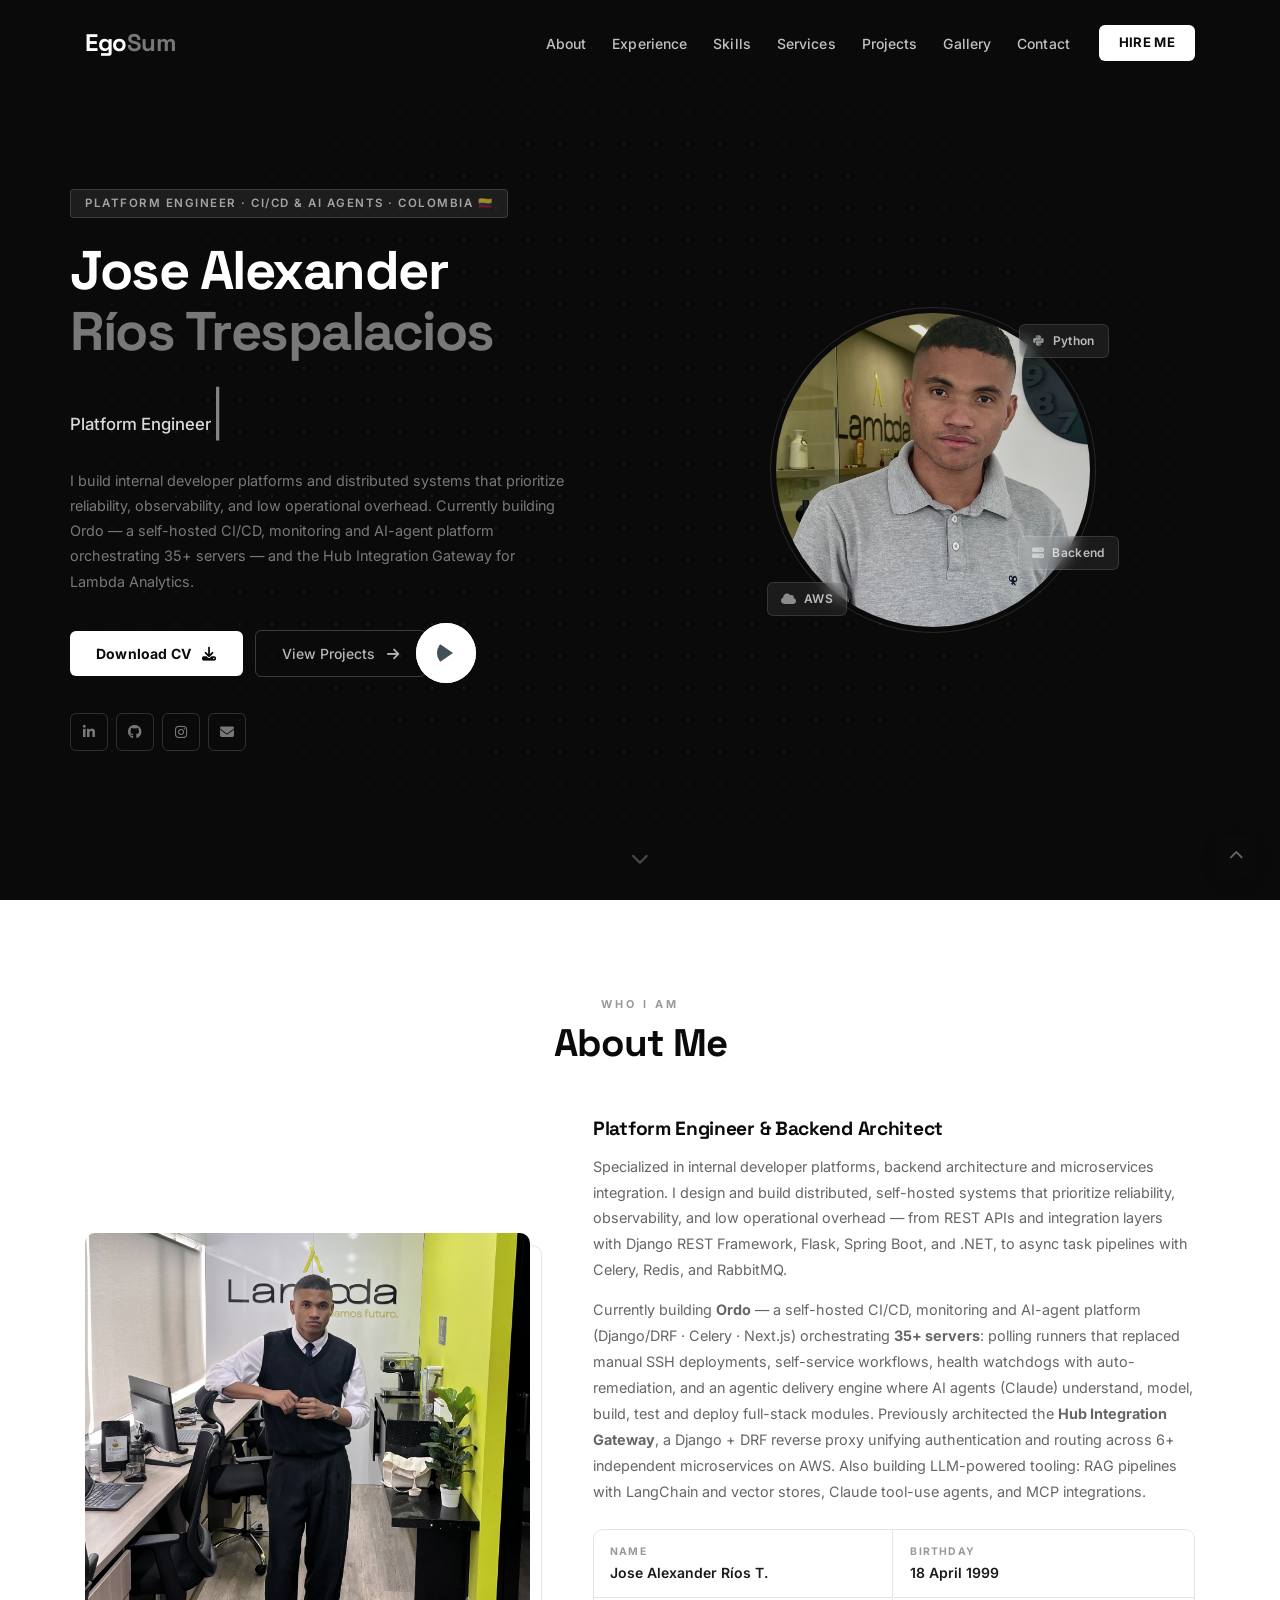
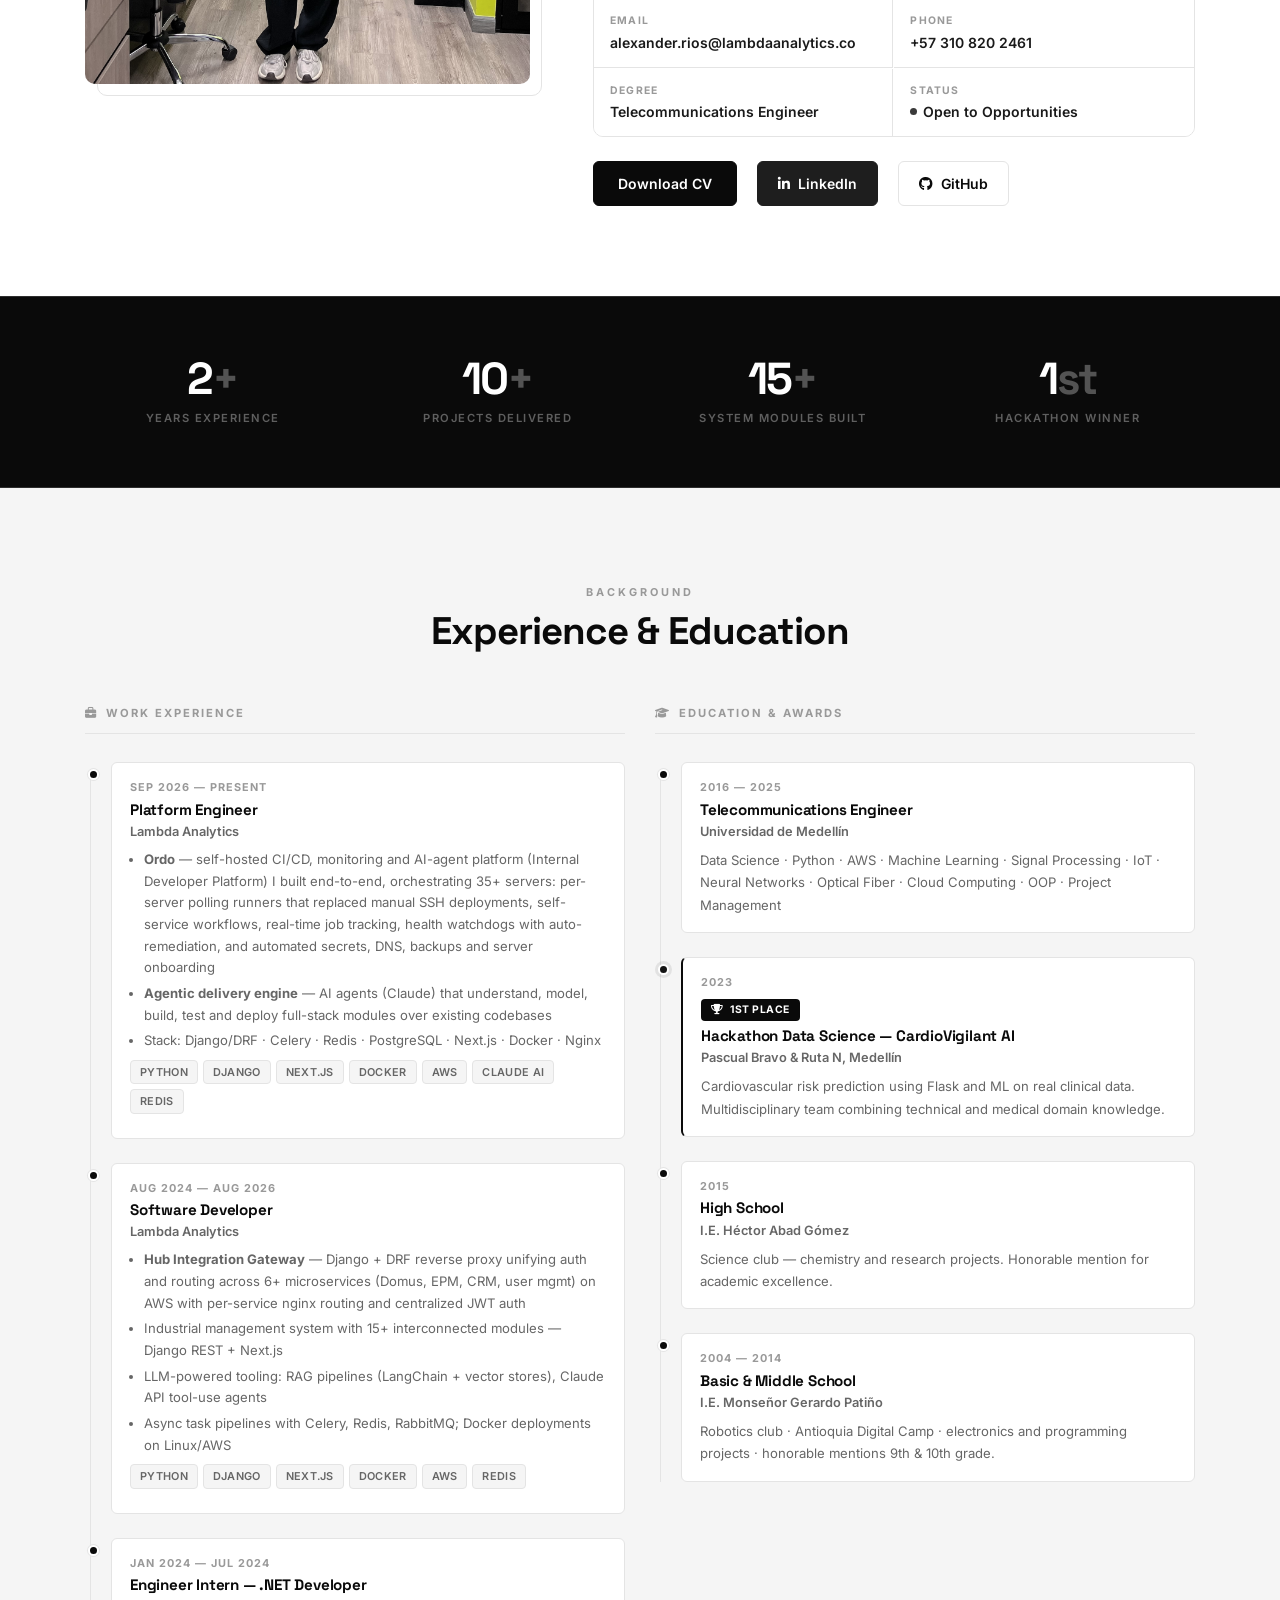
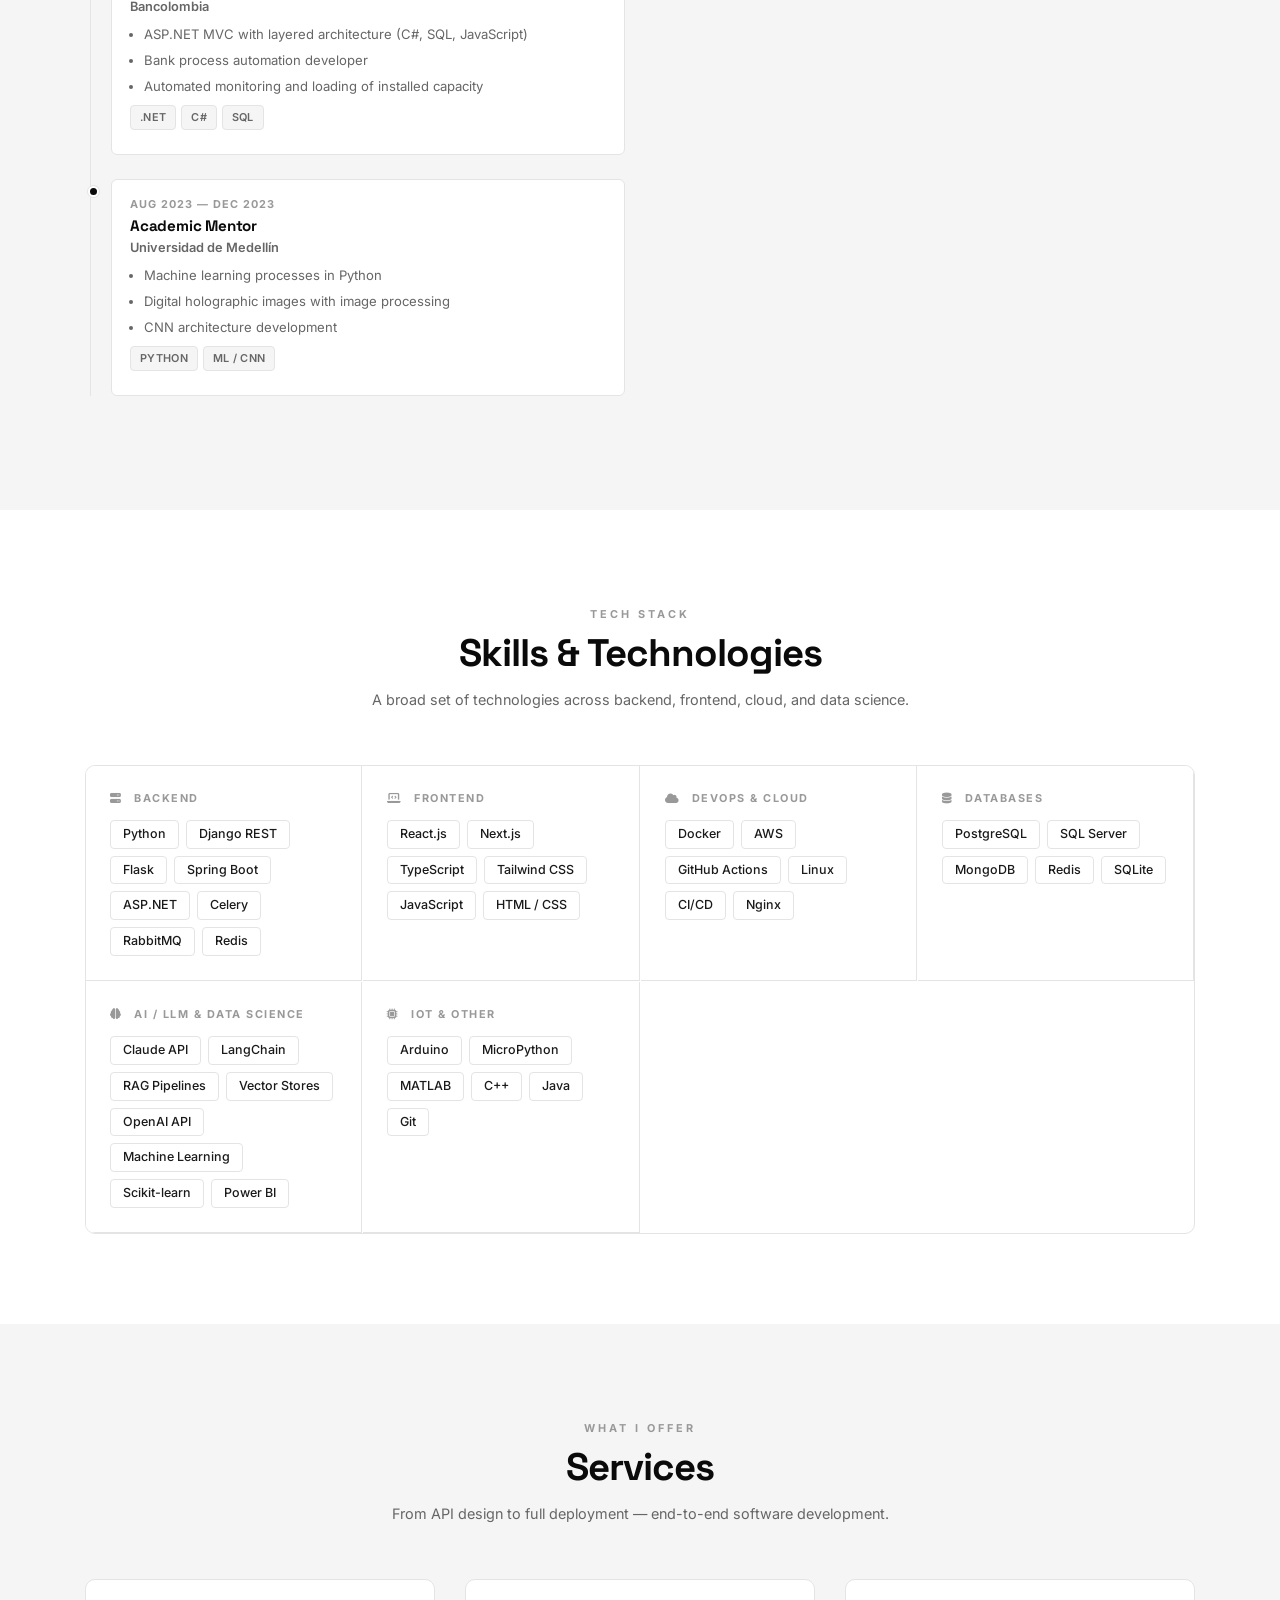
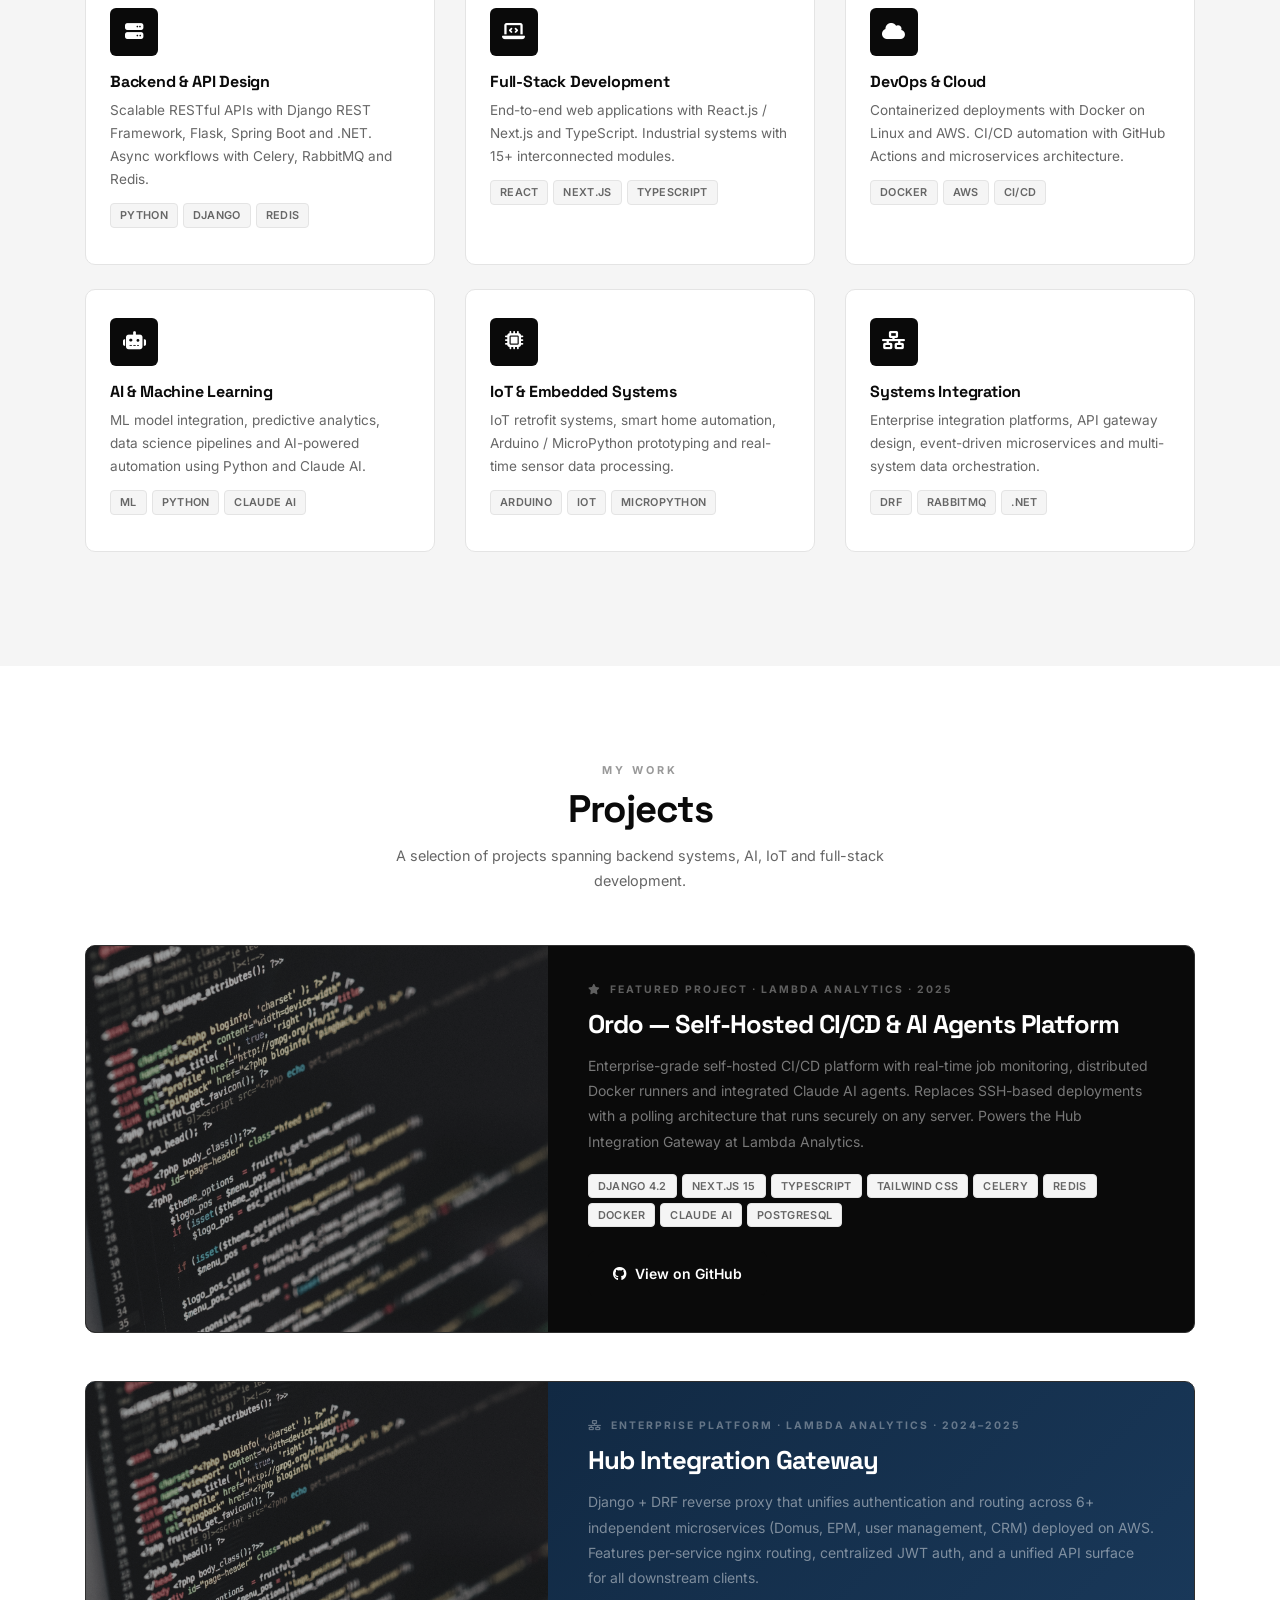
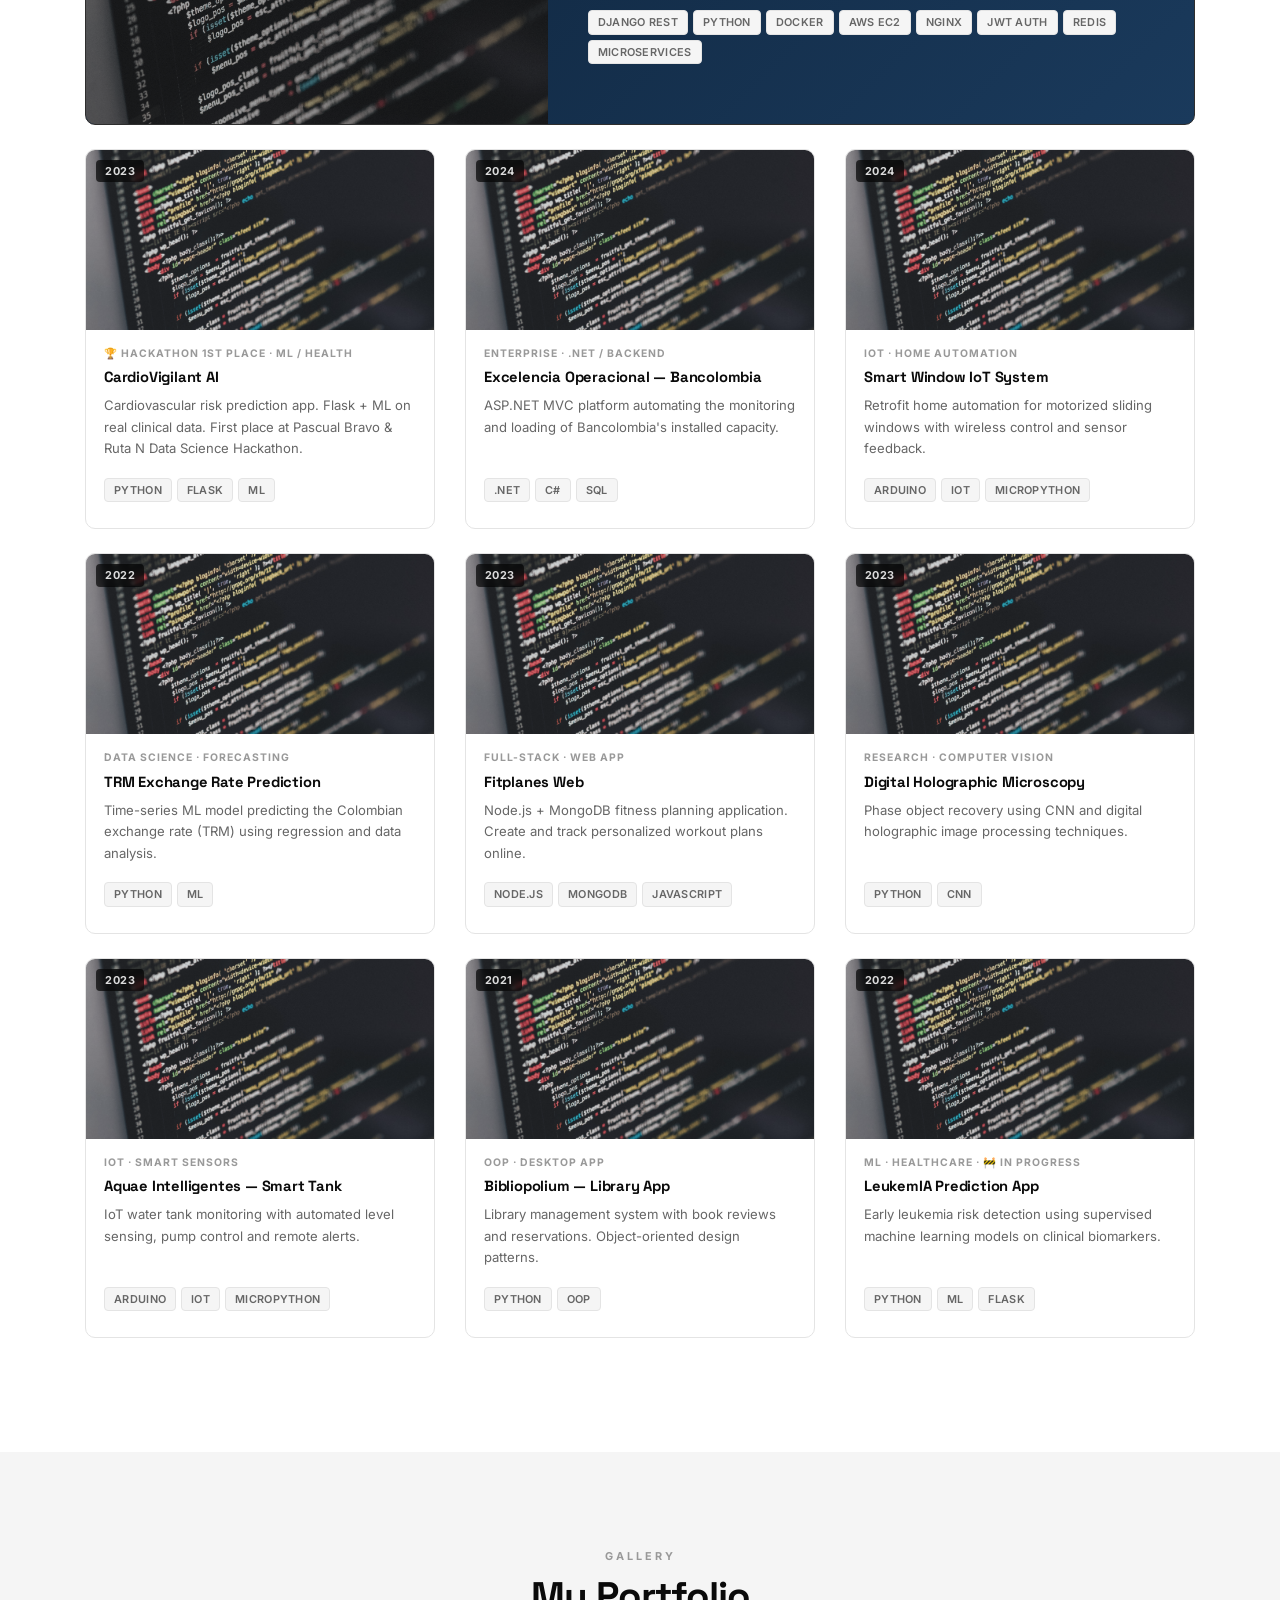
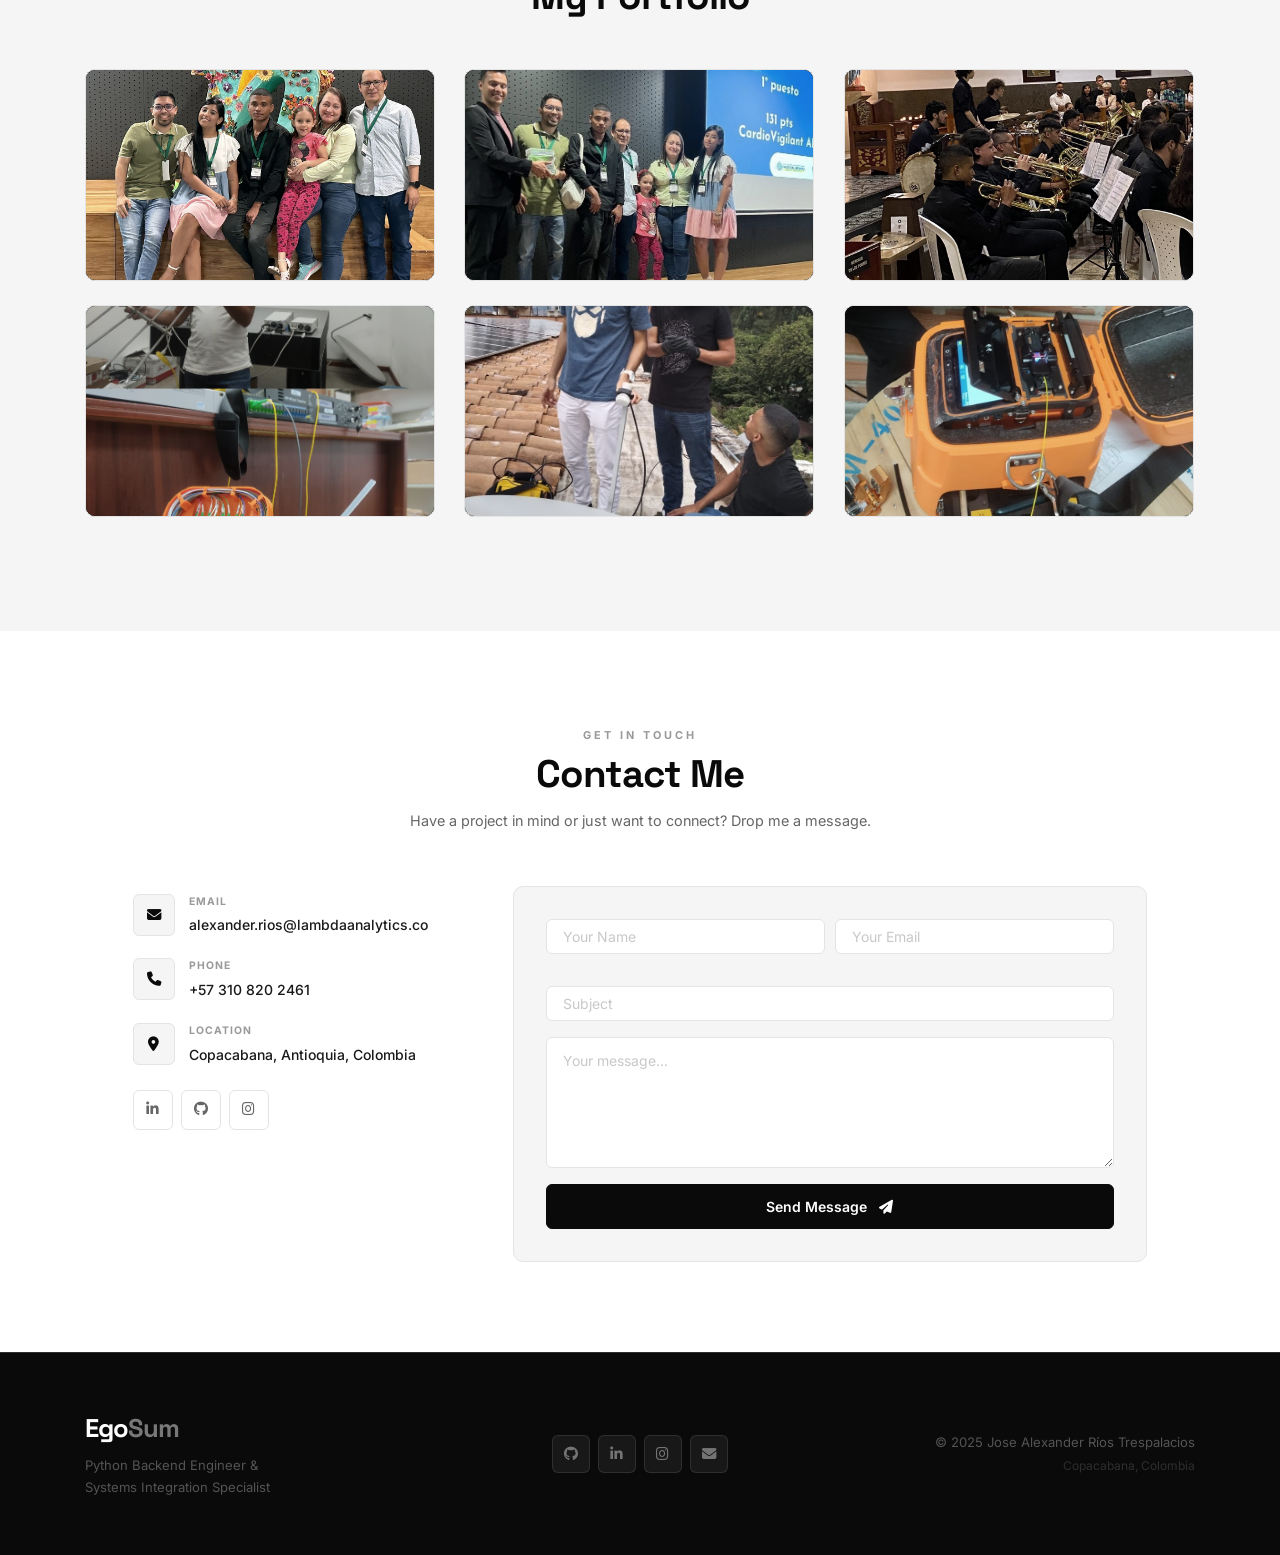
<file: index.html>
<!DOCTYPE html>
<html lang="en">

<head>
    <meta charset="utf-8">
    <title>Alexander Ríos — Platform Engineer</title>
    <meta content="width=device-width, initial-scale=1.0" name="viewport">
    <meta content="Telecommunications Engineer specialized in backend architecture and microservices integration. Building distributed, high-performance systems with Django, Docker, AWS and Claude AI." name="description">
    <meta content="Python, Django, Backend, Microservices, Systems Integration, Software Developer, Colombia, Alexander Rios, Lambda Analytics, LangChain, RAG" name="keywords">

    <link href="img/favicon.ico" rel="icon">

    <!-- Google Fonts: Inter + Space Grotesk -->
    <link rel="preconnect" href="https://fonts.googleapis.com">
    <link rel="preconnect" href="https://fonts.gstatic.com" crossorigin>
    <link href="https://fonts.googleapis.com/css2?family=Inter:wght@300;400;500;600;700;800&family=Space+Grotesk:wght@600;700;800&display=swap" rel="stylesheet">

    <!-- Font Awesome 6 -->
    <link href="https://cdnjs.cloudflare.com/ajax/libs/font-awesome/6.5.0/css/all.min.css" rel="stylesheet">

    <!-- Libs -->
    <link href="lib/owlcarousel/assets/owl.carousel.min.css" rel="stylesheet">
    <link href="lib/lightbox/css/lightbox.min.css" rel="stylesheet">

    <!-- Styles -->
    <link href="css/style.css" rel="stylesheet">
    <link href="css/enhancements.css" rel="stylesheet">
</head>

<body data-spy="scroll" data-target=".navbar" data-offset="51">

    <!-- ========== NAVBAR ========== -->
    <nav class="navbar fixed-top navbar-expand-lg navbar-light px-lg-4" id="mainNav">
        <div class="container">
            <a href="#home" class="navbar-brand">
                <span class="brand-text">Ego<span class="brand-accent">Sum</span></span>
            </a>
            <button type="button" class="navbar-toggler" data-toggle="collapse" data-target="#navbarCollapse">
                <span class="navbar-toggler-icon"></span>
            </button>
            <div class="collapse navbar-collapse" id="navbarCollapse">
                <div class="navbar-nav ml-auto py-0">
                    <a href="#about"         class="nav-item nav-link">About</a>
                    <a href="#qualification" class="nav-item nav-link">Experience</a>
                    <a href="#skill"         class="nav-item nav-link">Skills</a>
                    <a href="#service"       class="nav-item nav-link">Services</a>
                    <a href="#blog"          class="nav-item nav-link">Projects</a>
                    <a href="#portfolio"     class="nav-item nav-link">Gallery</a>
                    <a href="#contact"       class="nav-item nav-link">Contact</a>
                </div>
                <a href="mailto:alexander.rios@lambdaanalytics.co" class="btn btn-hire ml-lg-3">Hire Me</a>
            </div>
        </div>
    </nav>

    <!-- ========== VIDEO MODAL ========== -->
    <div class="modal fade" id="videoModal" tabindex="-1" role="dialog" aria-hidden="true">
        <div class="modal-dialog modal-lg" role="document">
            <div class="modal-content bg-dark">
                <div class="modal-body p-0">
                    <button type="button" class="modal-close" data-dismiss="modal">&times;</button>
                    <div class="embed-responsive embed-responsive-16by9">
                        <iframe class="embed-responsive-item" src="" id="video" allowscriptaccess="always" allow="autoplay"></iframe>
                    </div>
                </div>
            </div>
        </div>
    </div>

    <!-- ========== HERO ========== -->
    <section class="hero-section" id="home">
        <div class="hero-bg">
            <div class="hero-shape s1"></div>
            <div class="hero-shape s2"></div>
            <div class="hero-shape s3"></div>
            <div class="hero-grid"></div>
        </div>

        <div class="container hero-content">
            <div class="row align-items-center justify-content-center">
                <div class="col-lg-6 order-2 order-lg-1">
                    <div class="hero-label">Platform Engineer<span class="hero-label-extra"> &middot; CI/CD &amp; AI Agents</span> &middot; Colombia 🇨🇴</div>
                    <h1 class="hero-name">
                        Jose Alexander<br>
                        <span class="hero-name-accent">Ríos Trespalacios</span>
                    </h1>
                    <div class="hero-role">
                        <span class="typed-text-output d-inline"></span>
                        <div class="typed-text d-none">Platform Engineer, Backend Architect, Microservices Integration Engineer, AI-Agent Systems Builder, Full-Stack Developer, Telecommunications Engineer</div>
                    </div>
                    <p class="hero-desc">I build internal developer platforms and distributed systems that prioritize reliability, observability, and low operational overhead. Currently building Ordo — a self-hosted CI/CD, monitoring and AI-agent platform orchestrating 35+ servers — and the Hub Integration Gateway for Lambda Analytics.</p>
                    <div class="hero-cta">
                        <a href="img/CurriculumVitae.pdf" class="btn-hero-primary">
                            Download CV <i class="fas fa-download ml-2"></i>
                        </a>
                        <a href="#blog" class="btn-hero-secondary">
                            View Projects <i class="fas fa-arrow-right ml-2"></i>
                        </a>
                        <button type="button" class="btn-play btn-play-modern" data-toggle="modal"
                            data-src="img/presentation.mp4" data-target="#videoModal">
                            <span class="btn-play-icon"><i class="fas fa-play"></i></span>
                        </button>
                    </div>
                    <div class="hero-social">
                        <a href="https://linkedin.com/in/jose-alexander-rios-trespalacios" target="_blank" class="hero-social-link" title="LinkedIn">
                            <i class="fab fa-linkedin-in"></i>
                        </a>
                        <a href="https://github.com/ijrios" target="_blank" class="hero-social-link" title="GitHub">
                            <i class="fab fa-github"></i>
                        </a>
                        <a href="https://instagram.com/qui_erit" target="_blank" class="hero-social-link" title="Instagram">
                            <i class="fab fa-instagram"></i>
                        </a>
                        <a href="mailto:alexander.rios@lambdaanalytics.co" class="hero-social-link" title="Email">
                            <i class="fas fa-envelope"></i>
                        </a>
                    </div>
                </div>
                <div class="col-lg-6 order-1 order-lg-2 hero-image">
                    <div class="hero-img-wrapper">
                        <div class="hero-img-ring"></div>
                        <img src="img/profile_duo-new.jpeg" alt="Jose Alexander Ríos" class="hero-img">
                        <div class="hero-badge badge-1"><i class="fab fa-python"></i> Python</div>
                        <div class="hero-badge badge-2"><i class="fas fa-server"></i> Backend</div>
                        <div class="hero-badge badge-3"><i class="fas fa-cloud"></i> AWS</div>
                    </div>
                </div>
            </div>
        </div>

        <div class="hero-scroll">
            <a href="#about"><i class="fas fa-chevron-down"></i></a>
        </div>
    </section>

    <!-- ========== ABOUT ========== -->
    <section class="py-section" id="about">
        <div class="container">
            <div class="section-header text-center">
                <div class="section-label">WHO I AM</div>
                <h2 class="section-title">About Me</h2>
            </div>
            <div class="row align-items-center">
                <div class="col-lg-5 mb-5 mb-lg-0">
                    <div class="about-img-wrapper">
                        <img src="img/perfil.jpg" alt="Alexander Ríos" class="about-img">
                        <div class="about-img-accent"></div>
                    </div>
                </div>
                <div class="col-lg-7 pl-lg-5">
                    <h3 class="about-subtitle">Platform Engineer &amp; Backend Architect</h3>
                    <p class="about-text">Specialized in internal developer platforms, backend architecture and microservices integration. I design and build distributed, self-hosted systems that prioritize reliability, observability, and low operational overhead — from REST APIs and integration layers with Django REST Framework, Flask, Spring Boot, and .NET, to async task pipelines with Celery, Redis, and RabbitMQ.</p>
                    <p class="about-text">Currently building <strong>Ordo</strong> — a self-hosted CI/CD, monitoring and AI-agent platform (Django/DRF · Celery · Next.js) orchestrating <strong>35+ servers</strong>: polling runners that replaced manual SSH deployments, self-service workflows, health watchdogs with auto-remediation, and an agentic delivery engine where AI agents (Claude) understand, model, build, test and deploy full-stack modules. Previously architected the <strong>Hub Integration Gateway</strong>, a Django + DRF reverse proxy unifying authentication and routing across 6+ independent microservices on AWS. Also building LLM-powered tooling: RAG pipelines with LangChain and vector stores, Claude tool-use agents, and MCP integrations.</p>

                    <div class="about-info-grid">
                        <div class="about-info-item">
                            <span class="info-label">Name</span>
                            <span class="info-value">Jose Alexander Ríos T.</span>
                        </div>
                        <div class="about-info-item">
                            <span class="info-label">Birthday</span>
                            <span class="info-value">18 April 1999</span>
                        </div>
                        <div class="about-info-item">
                            <span class="info-label">Email</span>
                            <span class="info-value">alexander.rios@lambdaanalytics.co</span>
                        </div>
                        <div class="about-info-item">
                            <span class="info-label">Phone</span>
                            <span class="info-value">+57 310 820 2461</span>
                        </div>
                        <div class="about-info-item">
                            <span class="info-label">Degree</span>
                            <span class="info-value">Telecommunications Engineer</span>
                        </div>
                        <div class="about-info-item">
                            <span class="info-label">Status</span>
                            <span class="info-value status-open"><span class="status-dot"></span>Open to Opportunities</span>
                        </div>
                    </div>

                    <div class="about-actions mt-4">
                        <a href="img/CurriculumVitae.pdf" class="btn btn-primary-custom mr-3">Download CV</a>
                        <a href="https://linkedin.com/in/jose-alexander-rios-trespalacios" target="_blank" class="btn btn-linkedin mr-3">
                            <i class="fab fa-linkedin-in mr-1"></i> LinkedIn
                        </a>
                        <a href="https://github.com/ijrios" target="_blank" class="btn btn-github">
                            <i class="fab fa-github mr-1"></i> GitHub
                        </a>
                    </div>
                </div>
            </div>
        </div>
    </section>

    <!-- ========== STATS ========== -->
    <section class="stats-section">
        <div class="container">
            <div class="row">
                <div class="col-6 col-md-3">
                    <div class="stat-item">
                        <div class="stat-number">2<span class="stat-plus">+</span></div>
                        <div class="stat-label">Years Experience</div>
                    </div>
                </div>
                <div class="col-6 col-md-3">
                    <div class="stat-item">
                        <div class="stat-number">10<span class="stat-plus">+</span></div>
                        <div class="stat-label">Projects Delivered</div>
                    </div>
                </div>
                <div class="col-6 col-md-3">
                    <div class="stat-item">
                        <div class="stat-number">15<span class="stat-plus">+</span></div>
                        <div class="stat-label">System Modules Built</div>
                    </div>
                </div>
                <div class="col-6 col-md-3">
                    <div class="stat-item">
                        <div class="stat-number">1<span class="stat-plus">st</span></div>
                        <div class="stat-label">Hackathon Winner</div>
                    </div>
                </div>
            </div>
        </div>
    </section>

    <!-- ========== EXPERIENCE & EDUCATION ========== -->
    <section class="py-section bg-light-section" id="qualification">
        <div class="container">
            <div class="section-header text-center">
                <div class="section-label">BACKGROUND</div>
                <h2 class="section-title">Experience &amp; Education</h2>
            </div>
            <div class="row">
                <!-- Work Experience -->
                <div class="col-lg-6 mb-5 mb-lg-0">
                    <div class="timeline-group-label">
                        <i class="fas fa-briefcase mr-2"></i>Work Experience
                    </div>
                    <div class="timeline">
                        <div class="timeline-item">
                            <div class="timeline-dot"></div>
                            <div class="timeline-content">
                                <div class="timeline-date">Sep 2026 — Present</div>
                                <h5 class="timeline-title">Platform Engineer</h5>
                                <div class="timeline-company">Lambda Analytics</div>
                                <ul class="timeline-list">
                                    <li><strong>Ordo</strong> — self-hosted CI/CD, monitoring and AI-agent platform (Internal Developer Platform) I built end-to-end, orchestrating 35+ servers: per-server polling runners that replaced manual SSH deployments, self-service workflows, real-time job tracking, health watchdogs with auto-remediation, and automated secrets, DNS, backups and server onboarding</li>
                                    <li><strong>Agentic delivery engine</strong> — AI agents (Claude) that understand, model, build, test and deploy full-stack modules over existing codebases</li>
                                    <li>Stack: Django/DRF · Celery · Redis · PostgreSQL · Next.js · Docker · Nginx</li>
                                </ul>
                                <div class="tech-badges mt-2">
                                    <span class="tech-badge tb-python">Python</span>
                                    <span class="tech-badge tb-django">Django</span>
                                    <span class="tech-badge tb-nextjs">Next.js</span>
                                    <span class="tech-badge tb-docker">Docker</span>
                                    <span class="tech-badge tb-aws">AWS</span>
                                    <span class="tech-badge tb-ai">Claude AI</span>
                                    <span class="tech-badge tb-redis">Redis</span>
                                </div>
                            </div>
                        </div>
                        <div class="timeline-item">
                            <div class="timeline-dot"></div>
                            <div class="timeline-content">
                                <div class="timeline-date">Aug 2024 — Aug 2026</div>
                                <h5 class="timeline-title">Software Developer</h5>
                                <div class="timeline-company">Lambda Analytics</div>
                                <ul class="timeline-list">
                                    <li><strong>Hub Integration Gateway</strong> — Django + DRF reverse proxy unifying auth and routing across 6+ microservices (Domus, EPM, CRM, user mgmt) on AWS with per-service nginx routing and centralized JWT auth</li>
                                    <li>Industrial management system with 15+ interconnected modules — Django REST + Next.js</li>
                                    <li>LLM-powered tooling: RAG pipelines (LangChain + vector stores), Claude API tool-use agents</li>
                                    <li>Async task pipelines with Celery, Redis, RabbitMQ; Docker deployments on Linux/AWS</li>
                                </ul>
                                <div class="tech-badges mt-2">
                                    <span class="tech-badge tb-python">Python</span>
                                    <span class="tech-badge tb-django">Django</span>
                                    <span class="tech-badge tb-nextjs">Next.js</span>
                                    <span class="tech-badge tb-docker">Docker</span>
                                    <span class="tech-badge tb-aws">AWS</span>
                                    <span class="tech-badge tb-redis">Redis</span>
                                </div>
                            </div>
                        </div>
                        <div class="timeline-item">
                            <div class="timeline-dot"></div>
                            <div class="timeline-content">
                                <div class="timeline-date">Jan 2024 — Jul 2024</div>
                                <h5 class="timeline-title">Engineer Intern — .NET Developer</h5>
                                <div class="timeline-company">Bancolombia</div>
                                <ul class="timeline-list">
                                    <li>ASP.NET MVC with layered architecture (C#, SQL, JavaScript)</li>
                                    <li>Bank process automation developer</li>
                                    <li>Automated monitoring and loading of installed capacity</li>
                                </ul>
                                <div class="tech-badges mt-2">
                                    <span class="tech-badge tb-dotnet">.NET</span>
                                    <span class="tech-badge tb-js">C#</span>
                                    <span class="tech-badge tb-python">SQL</span>
                                </div>
                            </div>
                        </div>
                        <div class="timeline-item">
                            <div class="timeline-dot"></div>
                            <div class="timeline-content">
                                <div class="timeline-date">Aug 2023 — Dec 2023</div>
                                <h5 class="timeline-title">Academic Mentor</h5>
                                <div class="timeline-company">Universidad de Medellín</div>
                                <ul class="timeline-list">
                                    <li>Machine learning processes in Python</li>
                                    <li>Digital holographic images with image processing</li>
                                    <li>CNN architecture development</li>
                                </ul>
                                <div class="tech-badges mt-2">
                                    <span class="tech-badge tb-python">Python</span>
                                    <span class="tech-badge tb-ml">ML / CNN</span>
                                </div>
                            </div>
                        </div>
                    </div>
                </div>
                <!-- Education -->
                <div class="col-lg-6">
                    <div class="timeline-group-label">
                        <i class="fas fa-graduation-cap mr-2"></i>Education &amp; Awards
                    </div>
                    <div class="timeline">
                        <div class="timeline-item">
                            <div class="timeline-dot"></div>
                            <div class="timeline-content">
                                <div class="timeline-date">2016 — 2025</div>
                                <h5 class="timeline-title">Telecommunications Engineer</h5>
                                <div class="timeline-company">Universidad de Medellín</div>
                                <p class="timeline-text">Data Science · Python · AWS · Machine Learning · Signal Processing · IoT · Neural Networks · Optical Fiber · Cloud Computing · OOP · Project Management</p>
                            </div>
                        </div>
                        <div class="timeline-item">
                            <div class="timeline-dot award-dot"></div>
                            <div class="timeline-content award-content">
                                <div class="timeline-date">2023</div>
                                <div class="award-badge"><i class="fas fa-trophy mr-1"></i> 1st Place</div>
                                <h5 class="timeline-title">Hackathon Data Science — CardioVigilant AI</h5>
                                <div class="timeline-company">Pascual Bravo &amp; Ruta N, Medellín</div>
                                <p class="timeline-text">Cardiovascular risk prediction using Flask and ML on real clinical data. Multidisciplinary team combining technical and medical domain knowledge.</p>
                            </div>
                        </div>
                        <div class="timeline-item">
                            <div class="timeline-dot"></div>
                            <div class="timeline-content">
                                <div class="timeline-date">2015</div>
                                <h5 class="timeline-title">High School</h5>
                                <div class="timeline-company">I.E. Héctor Abad Gómez</div>
                                <p class="timeline-text">Science club — chemistry and research projects. Honorable mention for academic excellence.</p>
                            </div>
                        </div>
                        <div class="timeline-item">
                            <div class="timeline-dot"></div>
                            <div class="timeline-content">
                                <div class="timeline-date">2004 — 2014</div>
                                <h5 class="timeline-title">Basic &amp; Middle School</h5>
                                <div class="timeline-company">I.E. Monseñor Gerardo Patiño</div>
                                <p class="timeline-text">Robotics club · Antioquia Digital Camp · electronics and programming projects · honorable mentions 9th &amp; 10th grade.</p>
                            </div>
                        </div>
                    </div>
                </div>
            </div>
        </div>
    </section>

    <!-- ========== SKILLS ========== -->
    <section class="py-section" id="skill">
        <div class="container">
            <div class="section-header text-center">
                <div class="section-label">TECH STACK</div>
                <h2 class="section-title">Skills &amp; Technologies</h2>
                <p class="section-subtitle">A broad set of technologies across backend, frontend, cloud, and data science.</p>
            </div>
            <div class="skills-grid">
                <div class="skill-category">
                    <div class="skill-cat-header"><i class="fas fa-server"></i> Backend</div>
                    <div class="skill-tags">
                        <span class="skill-tag">Python</span>
                        <span class="skill-tag">Django REST</span>
                        <span class="skill-tag">Flask</span>
                        <span class="skill-tag">Spring Boot</span>
                        <span class="skill-tag">ASP.NET</span>
                        <span class="skill-tag">Celery</span>
                        <span class="skill-tag">RabbitMQ</span>
                        <span class="skill-tag">Redis</span>
                    </div>
                </div>
                <div class="skill-category">
                    <div class="skill-cat-header"><i class="fas fa-laptop-code"></i> Frontend</div>
                    <div class="skill-tags">
                        <span class="skill-tag">React.js</span>
                        <span class="skill-tag">Next.js</span>
                        <span class="skill-tag">TypeScript</span>
                        <span class="skill-tag">Tailwind CSS</span>
                        <span class="skill-tag">JavaScript</span>
                        <span class="skill-tag">HTML / CSS</span>
                    </div>
                </div>
                <div class="skill-category">
                    <div class="skill-cat-header"><i class="fas fa-cloud"></i> DevOps &amp; Cloud</div>
                    <div class="skill-tags">
                        <span class="skill-tag">Docker</span>
                        <span class="skill-tag">AWS</span>
                        <span class="skill-tag">GitHub Actions</span>
                        <span class="skill-tag">Linux</span>
                        <span class="skill-tag">CI/CD</span>
                        <span class="skill-tag">Nginx</span>
                    </div>
                </div>
                <div class="skill-category">
                    <div class="skill-cat-header"><i class="fas fa-database"></i> Databases</div>
                    <div class="skill-tags">
                        <span class="skill-tag">PostgreSQL</span>
                        <span class="skill-tag">SQL Server</span>
                        <span class="skill-tag">MongoDB</span>
                        <span class="skill-tag">Redis</span>
                        <span class="skill-tag">SQLite</span>
                    </div>
                </div>
                <div class="skill-category">
                    <div class="skill-cat-header"><i class="fas fa-brain"></i> AI / LLM &amp; Data Science</div>
                    <div class="skill-tags">
                        <span class="skill-tag">Claude API</span>
                        <span class="skill-tag">LangChain</span>
                        <span class="skill-tag">RAG Pipelines</span>
                        <span class="skill-tag">Vector Stores</span>
                        <span class="skill-tag">OpenAI API</span>
                        <span class="skill-tag">Machine Learning</span>
                        <span class="skill-tag">Scikit-learn</span>
                        <span class="skill-tag">Power BI</span>
                    </div>
                </div>
                <div class="skill-category">
                    <div class="skill-cat-header"><i class="fas fa-microchip"></i> IoT &amp; Other</div>
                    <div class="skill-tags">
                        <span class="skill-tag">Arduino</span>
                        <span class="skill-tag">MicroPython</span>
                        <span class="skill-tag">MATLAB</span>
                        <span class="skill-tag">C++</span>
                        <span class="skill-tag">Java</span>
                        <span class="skill-tag">Git</span>
                    </div>
                </div>
            </div>
        </div>
    </section>

    <!-- ========== SERVICES ========== -->
    <section class="py-section bg-light-section" id="service">
        <div class="container">
            <div class="section-header text-center">
                <div class="section-label">WHAT I OFFER</div>
                <h2 class="section-title">Services</h2>
                <p class="section-subtitle">From API design to full deployment — end-to-end software development.</p>
            </div>
            <div class="row">
                <div class="col-lg-4 col-md-6 mb-4">
                    <div class="service-card">
                        <div class="service-icon"><i class="fas fa-server"></i></div>
                        <h4 class="service-title">Backend &amp; API Design</h4>
                        <p class="service-desc">Scalable RESTful APIs with Django REST Framework, Flask, Spring Boot and .NET. Async workflows with Celery, RabbitMQ and Redis.</p>
                        <div class="tech-badges">
                            <span class="tech-badge tb-python">Python</span>
                            <span class="tech-badge tb-django">Django</span>
                            <span class="tech-badge tb-redis">Redis</span>
                        </div>
                    </div>
                </div>
                <div class="col-lg-4 col-md-6 mb-4">
                    <div class="service-card">
                        <div class="service-icon"><i class="fas fa-laptop-code"></i></div>
                        <h4 class="service-title">Full-Stack Development</h4>
                        <p class="service-desc">End-to-end web applications with React.js / Next.js and TypeScript. Industrial systems with 15+ interconnected modules.</p>
                        <div class="tech-badges">
                            <span class="tech-badge tb-react">React</span>
                            <span class="tech-badge tb-nextjs">Next.js</span>
                            <span class="tech-badge tb-ts">TypeScript</span>
                        </div>
                    </div>
                </div>
                <div class="col-lg-4 col-md-6 mb-4">
                    <div class="service-card">
                        <div class="service-icon"><i class="fas fa-cloud"></i></div>
                        <h4 class="service-title">DevOps &amp; Cloud</h4>
                        <p class="service-desc">Containerized deployments with Docker on Linux and AWS. CI/CD automation with GitHub Actions and microservices architecture.</p>
                        <div class="tech-badges">
                            <span class="tech-badge tb-docker">Docker</span>
                            <span class="tech-badge tb-aws">AWS</span>
                            <span class="tech-badge tb-celery">CI/CD</span>
                        </div>
                    </div>
                </div>
                <div class="col-lg-4 col-md-6 mb-4">
                    <div class="service-card">
                        <div class="service-icon"><i class="fas fa-robot"></i></div>
                        <h4 class="service-title">AI &amp; Machine Learning</h4>
                        <p class="service-desc">ML model integration, predictive analytics, data science pipelines and AI-powered automation using Python and Claude AI.</p>
                        <div class="tech-badges">
                            <span class="tech-badge tb-ml">ML</span>
                            <span class="tech-badge tb-python">Python</span>
                            <span class="tech-badge tb-ai">Claude AI</span>
                        </div>
                    </div>
                </div>
                <div class="col-lg-4 col-md-6 mb-4">
                    <div class="service-card">
                        <div class="service-icon"><i class="fas fa-microchip"></i></div>
                        <h4 class="service-title">IoT &amp; Embedded Systems</h4>
                        <p class="service-desc">IoT retrofit systems, smart home automation, Arduino / MicroPython prototyping and real-time sensor data processing.</p>
                        <div class="tech-badges">
                            <span class="tech-badge tb-arduino">Arduino</span>
                            <span class="tech-badge tb-iot">IoT</span>
                            <span class="tech-badge tb-python">MicroPython</span>
                        </div>
                    </div>
                </div>
                <div class="col-lg-4 col-md-6 mb-4">
                    <div class="service-card">
                        <div class="service-icon"><i class="fas fa-network-wired"></i></div>
                        <h4 class="service-title">Systems Integration</h4>
                        <p class="service-desc">Enterprise integration platforms, API gateway design, event-driven microservices and multi-system data orchestration.</p>
                        <div class="tech-badges">
                            <span class="tech-badge tb-django">DRF</span>
                            <span class="tech-badge tb-redis">RabbitMQ</span>
                            <span class="tech-badge tb-dotnet">.NET</span>
                        </div>
                    </div>
                </div>
            </div>
        </div>
    </section>

    <!-- ========== PROJECTS ========== -->
    <section class="py-section" id="blog">
        <div class="container">
            <div class="section-header text-center">
                <div class="section-label">MY WORK</div>
                <h2 class="section-title">Projects</h2>
                <p class="section-subtitle">A selection of projects spanning backend systems, AI, IoT and full-stack development.</p>
            </div>

            <!-- Featured: Ordo -->
            <div class="featured-project mb-5">
                <div class="row no-gutters align-items-stretch">
                    <div class="col-lg-5">
                        <div class="featured-img-wrapper">
                            <img src="img/blog-3.jpg" alt="Ordo CI/CD Platform" class="featured-img">
                            <div class="featured-overlay">
                                <a href="https://github.com/LambdaAnalyticsSAS/ordo" target="_blank" class="featured-view-btn">
                                    <i class="fab fa-github mr-2"></i>View on GitHub
                                </a>
                            </div>
                        </div>
                    </div>
                    <div class="col-lg-7">
                        <div class="featured-body">
                            <div class="featured-label">
                                <i class="fas fa-star mr-1"></i> Featured Project &middot; Lambda Analytics &middot; 2025
                            </div>
                            <h3 class="featured-title">Ordo — Self-Hosted CI/CD &amp; AI Agents Platform</h3>
                            <p class="featured-desc">Enterprise-grade self-hosted CI/CD platform with real-time job monitoring, distributed Docker runners and integrated Claude AI agents. Replaces SSH-based deployments with a polling architecture that runs securely on any server. Powers the Hub Integration Gateway at Lambda Analytics.</p>
                            <div class="tech-badges mb-4">
                                <span class="tech-badge tb-django">Django 4.2</span>
                                <span class="tech-badge tb-nextjs">Next.js 15</span>
                                <span class="tech-badge tb-ts">TypeScript</span>
                                <span class="tech-badge tb-tailwind">Tailwind CSS</span>
                                <span class="tech-badge tb-celery">Celery</span>
                                <span class="tech-badge tb-redis">Redis</span>
                                <span class="tech-badge tb-docker">Docker</span>
                                <span class="tech-badge tb-ai">Claude AI</span>
                                <span class="tech-badge tb-python">PostgreSQL</span>
                            </div>
                            <a href="https://github.com/LambdaAnalyticsSAS/ordo" target="_blank" class="btn btn-primary-custom">
                                <i class="fab fa-github mr-2"></i>View on GitHub
                            </a>
                        </div>
                    </div>
                </div>
            </div>

            <!-- Hub Integration Gateway -->
            <div class="featured-project mb-4" style="background: linear-gradient(135deg, #0d2137 0%, #1a3a5c 100%);">
                <div class="row no-gutters align-items-stretch">
                    <div class="col-lg-5">
                        <div class="featured-img-wrapper">
                            <img src="img/blog-3.jpg" alt="Hub Integration Gateway" class="featured-img">
                            <div class="featured-overlay">
                                <span style="color:#fff; font-weight:600; font-size:.9rem;"><i class="fas fa-lock mr-2"></i>Private Repository</span>
                            </div>
                        </div>
                    </div>
                    <div class="col-lg-7">
                        <div class="featured-body">
                            <div class="featured-label">
                                <i class="fas fa-network-wired mr-1"></i> Enterprise Platform &middot; Lambda Analytics &middot; 2024–2025
                            </div>
                            <h3 class="featured-title">Hub Integration Gateway</h3>
                            <p class="featured-desc">Django + DRF reverse proxy that unifies authentication and routing across 6+ independent microservices (Domus, EPM, user management, CRM) deployed on AWS. Features per-service nginx routing, centralized JWT auth, and a unified API surface for all downstream clients.</p>
                            <div class="tech-badges mb-4">
                                <span class="tech-badge tb-django">Django REST</span>
                                <span class="tech-badge tb-python">Python</span>
                                <span class="tech-badge tb-docker">Docker</span>
                                <span class="tech-badge tb-aws">AWS EC2</span>
                                <span class="tech-badge tb-nextjs">Nginx</span>
                                <span class="tech-badge tb-ts">JWT Auth</span>
                                <span class="tech-badge tb-redis">Redis</span>
                                <span class="tech-badge tb-celery">Microservices</span>
                            </div>
                        </div>
                    </div>
                </div>
            </div>

            <!-- Projects Grid -->
            <div class="row">
                <div class="col-lg-4 col-md-6 mb-4 d-flex">
                    <div class="project-card w-100">
                        <div class="project-img-wrapper">
                            <img src="img/blog-3.jpg" alt="CardioVigilant AI">
                            <div class="project-overlay">
                                <a href="https://github.com/ijrios/Hackathon_data_science" target="_blank" class="project-overlay-btn"><i class="fab fa-github"></i></a>
                            </div>
                            <span class="project-year">2023</span>
                        </div>
                        <div class="project-body">
                            <div class="project-cat">🏆 Hackathon 1st Place &middot; ML / Health</div>
                            <h5 class="project-title">CardioVigilant AI</h5>
                            <p class="project-desc">Cardiovascular risk prediction app. Flask + ML on real clinical data. First place at Pascual Bravo & Ruta N Data Science Hackathon.</p>
                            <div class="tech-badges">
                                <span class="tech-badge tb-python">Python</span>
                                <span class="tech-badge tb-flask">Flask</span>
                                <span class="tech-badge tb-ml">ML</span>
                            </div>
                        </div>
                    </div>
                </div>
                <div class="col-lg-4 col-md-6 mb-4 d-flex">
                    <div class="project-card w-100">
                        <div class="project-img-wrapper">
                            <img src="img/blog-3.jpg" alt="Bancolombia">
                            <div class="project-overlay">
                                <a href="https://github.com/ijrios/EUC_ExcelenciaOperacional_Bancolombia" target="_blank" class="project-overlay-btn"><i class="fab fa-github"></i></a>
                            </div>
                            <span class="project-year">2024</span>
                        </div>
                        <div class="project-body">
                            <div class="project-cat">Enterprise &middot; .NET / Backend</div>
                            <h5 class="project-title">Excelencia Operacional — Bancolombia</h5>
                            <p class="project-desc">ASP.NET MVC platform automating the monitoring and loading of Bancolombia's installed capacity.</p>
                            <div class="tech-badges">
                                <span class="tech-badge tb-dotnet">.NET</span>
                                <span class="tech-badge tb-js">C#</span>
                                <span class="tech-badge tb-python">SQL</span>
                            </div>
                        </div>
                    </div>
                </div>
                <div class="col-lg-4 col-md-6 mb-4 d-flex">
                    <div class="project-card w-100">
                        <div class="project-img-wrapper">
                            <img src="img/blog-3.jpg" alt="IoT Window">
                            <div class="project-overlay">
                                <a href="https://github.com/ijrios/intelligentes_window_iot" target="_blank" class="project-overlay-btn"><i class="fab fa-github"></i></a>
                            </div>
                            <span class="project-year">2024</span>
                        </div>
                        <div class="project-body">
                            <div class="project-cat">IoT &middot; Home Automation</div>
                            <h5 class="project-title">Smart Window IoT System</h5>
                            <p class="project-desc">Retrofit home automation for motorized sliding windows with wireless control and sensor feedback.</p>
                            <div class="tech-badges">
                                <span class="tech-badge tb-arduino">Arduino</span>
                                <span class="tech-badge tb-iot">IoT</span>
                                <span class="tech-badge tb-python">MicroPython</span>
                            </div>
                        </div>
                    </div>
                </div>
                <div class="col-lg-4 col-md-6 mb-4 d-flex">
                    <div class="project-card w-100">
                        <div class="project-img-wrapper">
                            <img src="img/blog-3.jpg" alt="TRM">
                            <div class="project-overlay">
                                <a href="https://github.com/ijrios/TRM_praedictio_data_analysis" target="_blank" class="project-overlay-btn"><i class="fab fa-github"></i></a>
                            </div>
                            <span class="project-year">2022</span>
                        </div>
                        <div class="project-body">
                            <div class="project-cat">Data Science &middot; Forecasting</div>
                            <h5 class="project-title">TRM Exchange Rate Prediction</h5>
                            <p class="project-desc">Time-series ML model predicting the Colombian exchange rate (TRM) using regression and data analysis.</p>
                            <div class="tech-badges">
                                <span class="tech-badge tb-python">Python</span>
                                <span class="tech-badge tb-ml">ML</span>
                            </div>
                        </div>
                    </div>
                </div>
                <div class="col-lg-4 col-md-6 mb-4 d-flex">
                    <div class="project-card w-100">
                        <div class="project-img-wrapper">
                            <img src="img/blog-3.jpg" alt="Fitplanes">
                            <div class="project-overlay">
                                <a href="https://github.com/ijrios/fitplanes_web" target="_blank" class="project-overlay-btn"><i class="fab fa-github"></i></a>
                            </div>
                            <span class="project-year">2023</span>
                        </div>
                        <div class="project-body">
                            <div class="project-cat">Full-Stack &middot; Web App</div>
                            <h5 class="project-title">Fitplanes Web</h5>
                            <p class="project-desc">Node.js + MongoDB fitness planning application. Create and track personalized workout plans online.</p>
                            <div class="tech-badges">
                                <span class="tech-badge tb-nodejs">Node.js</span>
                                <span class="tech-badge tb-mongo">MongoDB</span>
                                <span class="tech-badge tb-js">JavaScript</span>
                            </div>
                        </div>
                    </div>
                </div>
                <div class="col-lg-4 col-md-6 mb-4 d-flex">
                    <div class="project-card w-100">
                        <div class="project-img-wrapper">
                            <img src="img/blog-3.jpg" alt="Holographic Microscopy">
                            <div class="project-overlay">
                                <a href="https://github.com/ijrios/test_holograma_" target="_blank" class="project-overlay-btn"><i class="fab fa-github"></i></a>
                            </div>
                            <span class="project-year">2023</span>
                        </div>
                        <div class="project-body">
                            <div class="project-cat">Research &middot; Computer Vision</div>
                            <h5 class="project-title">Digital Holographic Microscopy</h5>
                            <p class="project-desc">Phase object recovery using CNN and digital holographic image processing techniques.</p>
                            <div class="tech-badges">
                                <span class="tech-badge tb-python">Python</span>
                                <span class="tech-badge tb-ml">CNN</span>
                            </div>
                        </div>
                    </div>
                </div>
                <div class="col-lg-4 col-md-6 mb-4 d-flex">
                    <div class="project-card w-100">
                        <div class="project-img-wrapper">
                            <img src="img/blog-3.jpg" alt="Aquae">
                            <div class="project-overlay">
                                <a href="https://github.com/ijrios/smart_aquae_iot" target="_blank" class="project-overlay-btn"><i class="fab fa-github"></i></a>
                            </div>
                            <span class="project-year">2023</span>
                        </div>
                        <div class="project-body">
                            <div class="project-cat">IoT &middot; Smart Sensors</div>
                            <h5 class="project-title">Aquae Intelligentes — Smart Tank</h5>
                            <p class="project-desc">IoT water tank monitoring with automated level sensing, pump control and remote alerts.</p>
                            <div class="tech-badges">
                                <span class="tech-badge tb-arduino">Arduino</span>
                                <span class="tech-badge tb-iot">IoT</span>
                                <span class="tech-badge tb-python">MicroPython</span>
                            </div>
                        </div>
                    </div>
                </div>
                <div class="col-lg-4 col-md-6 mb-4 d-flex">
                    <div class="project-card w-100">
                        <div class="project-img-wrapper">
                            <img src="img/blog-3.jpg" alt="Bibliopolium">
                            <div class="project-overlay">
                                <a href="https://github.com/ijrios/bibliopolium_app" target="_blank" class="project-overlay-btn"><i class="fab fa-github"></i></a>
                            </div>
                            <span class="project-year">2021</span>
                        </div>
                        <div class="project-body">
                            <div class="project-cat">OOP &middot; Desktop App</div>
                            <h5 class="project-title">Bibliopolium — Library App</h5>
                            <p class="project-desc">Library management system with book reviews and reservations. Object-oriented design patterns.</p>
                            <div class="tech-badges">
                                <span class="tech-badge tb-python">Python</span>
                                <span class="tech-badge tb-python">OOP</span>
                            </div>
                        </div>
                    </div>
                </div>
                <div class="col-lg-4 col-md-6 mb-4 d-flex">
                    <div class="project-card w-100">
                        <div class="project-img-wrapper">
                            <img src="img/blog-3.jpg" alt="LeukemIA">
                            <div class="project-overlay">
                                <span class="project-overlay-label">🚧 In Progress</span>
                            </div>
                            <span class="project-year">2022</span>
                        </div>
                        <div class="project-body">
                            <div class="project-cat">ML &middot; Healthcare &middot; 🚧 In Progress</div>
                            <h5 class="project-title">LeukemIA Prediction App</h5>
                            <p class="project-desc">Early leukemia risk detection using supervised machine learning models on clinical biomarkers.</p>
                            <div class="tech-badges">
                                <span class="tech-badge tb-python">Python</span>
                                <span class="tech-badge tb-ml">ML</span>
                                <span class="tech-badge tb-flask">Flask</span>
                            </div>
                        </div>
                    </div>
                </div>
            </div>
        </div>
    </section>

    <!-- ========== GALLERY ========== -->
    <section class="py-section bg-light-section" id="portfolio">
        <div class="container">
            <div class="section-header text-center">
                <div class="section-label">GALLERY</div>
                <h2 class="section-title">My Portfolio</h2>
            </div>
            <div class="row portfolio-container">
                <div class="col-lg-4 col-md-6 mb-4 portfolio-item third">
                    <div class="gallery-item">
                        <img src="img/hackaton.jpg" alt="Hackathon">
                        <div class="gallery-overlay">
                            <a href="img/hackaton.jpg" data-lightbox="portfolio" class="gallery-zoom">
                                <i class="fas fa-search-plus"></i>
                            </a>
                        </div>
                    </div>
                </div>
                <div class="col-lg-4 col-md-6 mb-4 portfolio-item third">
                    <div class="gallery-item">
                        <img src="img/hackathon.jpg" alt="Hackathon">
                        <div class="gallery-overlay">
                            <a href="img/hackathon.jpg" data-lightbox="portfolio" class="gallery-zoom">
                                <i class="fas fa-search-plus"></i>
                            </a>
                        </div>
                    </div>
                </div>
                <div class="col-lg-4 col-md-6 mb-4 portfolio-item third">
                    <div class="gallery-item">
                        <img src="img/banda_sinfonica.jpg" alt="Banda Sinfónica">
                        <div class="gallery-overlay">
                            <a href="img/banda_sinfonica.jpg" data-lightbox="portfolio" class="gallery-zoom">
                                <i class="fas fa-search-plus"></i>
                            </a>
                        </div>
                    </div>
                </div>
                <div class="col-lg-4 col-md-6 mb-4 portfolio-item first">
                    <div class="gallery-item">
                        <img src="img/was.jpg" alt="">
                        <div class="gallery-overlay">
                            <a href="img/was.jpg" data-lightbox="portfolio" class="gallery-zoom">
                                <i class="fas fa-search-plus"></i>
                            </a>
                        </div>
                    </div>
                </div>
                <div class="col-lg-4 col-md-6 mb-4 portfolio-item second">
                    <div class="gallery-item">
                        <img src="img/will.jpg" alt="">
                        <div class="gallery-overlay">
                            <a href="img/will.jpg" data-lightbox="portfolio" class="gallery-zoom">
                                <i class="fas fa-search-plus"></i>
                            </a>
                        </div>
                    </div>
                </div>
                <div class="col-lg-4 col-md-6 mb-4 portfolio-item third">
                    <div class="gallery-item">
                        <img src="img/erat.jpg" alt="">
                        <div class="gallery-overlay">
                            <a href="img/erat.jpg" data-lightbox="portfolio" class="gallery-zoom">
                                <i class="fas fa-search-plus"></i>
                            </a>
                        </div>
                    </div>
                </div>
            </div>
        </div>
    </section>

    <!-- ========== CONTACT ========== -->
    <section class="py-section" id="contact">
        <div class="container">
            <div class="section-header text-center">
                <div class="section-label">GET IN TOUCH</div>
                <h2 class="section-title">Contact Me</h2>
                <p class="section-subtitle">Have a project in mind or just want to connect? Drop me a message.</p>
            </div>
            <div class="row justify-content-center">
                <div class="col-lg-4 mb-5 mb-lg-0">
                    <div class="contact-info">
                        <div class="contact-info-item">
                            <div class="contact-info-icon"><i class="fas fa-envelope"></i></div>
                            <div>
                                <div class="contact-info-label">Email</div>
                                <a href="mailto:alexander.rios@lambdaanalytics.co" class="contact-info-value">alexander.rios@lambdaanalytics.co</a>
                            </div>
                        </div>
                        <div class="contact-info-item">
                            <div class="contact-info-icon"><i class="fas fa-phone"></i></div>
                            <div>
                                <div class="contact-info-label">Phone</div>
                                <span class="contact-info-value">+57 310 820 2461</span>
                            </div>
                        </div>
                        <div class="contact-info-item">
                            <div class="contact-info-icon"><i class="fas fa-map-marker-alt"></i></div>
                            <div>
                                <div class="contact-info-label">Location</div>
                                <span class="contact-info-value">Copacabana, Antioquia, Colombia</span>
                            </div>
                        </div>
                        <div class="contact-social mt-4">
                            <a href="https://linkedin.com/in/jose-alexander-rios-trespalacios" target="_blank" class="contact-social-link linkedin" title="LinkedIn">
                                <i class="fab fa-linkedin-in"></i>
                            </a>
                            <a href="https://github.com/ijrios" target="_blank" class="contact-social-link github" title="GitHub">
                                <i class="fab fa-github"></i>
                            </a>
                            <a href="https://instagram.com/qui_erit" target="_blank" class="contact-social-link instagram" title="Instagram">
                                <i class="fab fa-instagram"></i>
                            </a>
                        </div>
                    </div>
                </div>
                <div class="col-lg-7">
                    <div class="contact-form-wrapper">
                        <div id="success"></div>
                        <form name="sentMessage" id="contactForm" novalidate="novalidate">
                            <div class="form-row">
                                <div class="control-group col-sm-6 mb-3">
                                    <input type="text" class="form-control contact-input" id="name" placeholder="Your Name"
                                        required data-validation-required-message="Please enter your name">
                                    <p class="help-block text-danger"></p>
                                </div>
                                <div class="control-group col-sm-6 mb-3">
                                    <input type="email" class="form-control contact-input" id="email" placeholder="Your Email"
                                        required data-validation-required-message="Please enter your email">
                                    <p class="help-block text-danger"></p>
                                </div>
                            </div>
                            <div class="control-group mb-3">
                                <input type="text" class="form-control contact-input" id="subject" placeholder="Subject"
                                    required data-validation-required-message="Please enter a subject">
                                <p class="help-block text-danger"></p>
                            </div>
                            <div class="control-group mb-3">
                                <textarea class="form-control contact-input" rows="5" id="message" placeholder="Your message..."
                                    required data-validation-required-message="Please enter your message"></textarea>
                                <p class="help-block text-danger"></p>
                            </div>
                            <button class="btn btn-primary-custom w-100" type="submit" id="sendMessageButton">
                                Send Message <i class="fas fa-paper-plane ml-2"></i>
                            </button>
                        </form>
                    </div>
                </div>
            </div>
        </div>
    </section>

    <!-- ========== FOOTER ========== -->
    <footer class="site-footer">
        <div class="container">
            <div class="row align-items-center">
                <div class="col-md-4 mb-4 mb-md-0">
                    <div class="footer-brand">Ego<span class="brand-accent">Sum</span></div>
                    <p class="footer-tagline">Python Backend Engineer &amp;<br>Systems Integration Specialist</p>
                </div>
                <div class="col-md-4 text-center mb-4 mb-md-0">
                    <div class="footer-social">
                        <a href="https://github.com/ijrios" target="_blank" class="footer-social-link" title="GitHub"><i class="fab fa-github"></i></a>
                        <a href="https://linkedin.com/in/jose-alexander-rios-trespalacios" target="_blank" class="footer-social-link" title="LinkedIn"><i class="fab fa-linkedin-in"></i></a>
                        <a href="https://instagram.com/qui_erit" target="_blank" class="footer-social-link" title="Instagram"><i class="fab fa-instagram"></i></a>
                        <a href="mailto:alexander.rios@lambdaanalytics.co" class="footer-social-link" title="Email"><i class="fas fa-envelope"></i></a>
                    </div>
                </div>
                <div class="col-md-4 text-md-right">
                    <p class="footer-copy">&copy; 2025 Jose Alexander Ríos Trespalacios</p>
                    <p class="footer-copy-sub">Copacabana, Colombia</p>
                </div>
            </div>
        </div>
    </footer>

    <!-- Back to Top -->
    <a href="#" class="back-to-top"><i class="fas fa-chevron-up"></i></a>

    <!-- ========== SCRIPTS ========== -->
    <script src="https://code.jquery.com/jquery-3.4.1.min.js"></script>
    <script src="https://stackpath.bootstrapcdn.com/bootstrap/4.4.1/js/bootstrap.bundle.min.js"></script>
    <script src="lib/typed/typed.min.js"></script>
    <script src="lib/easing/easing.min.js"></script>
    <script src="lib/waypoints/waypoints.min.js"></script>
    <script src="lib/owlcarousel/owl.carousel.min.js"></script>
    <script src="lib/isotope/isotope.pkgd.min.js"></script>
    <script src="lib/lightbox/js/lightbox.min.js"></script>
    <script src="mail/jqBootstrapValidation.min.js"></script>
    <script src="mail/contact.js"></script>
    <script src="js/main.js"></script>
</body>

</html>
</file>
<file: css/enhancements.css>
/* ============================================
   PORTFOLIO — Monochromatic Professional 2025
   ============================================ */

/* ---- Design System ---- */
:root {
  --c-black:    #0a0a0a;
  --c-dark:     #141414;
  --c-dark2:    #1e1e1e;
  --c-dark3:    #2e2e2e;
  --c-gray:     #666666;
  --c-gray-l:   #999999;
  --c-gray-xl:  #c8c8c8;
  --c-border:   #e4e4e4;
  --c-light:    #f5f5f5;
  --c-white:    #ffffff;
  --c-text:     #1a1a1a;
  --c-muted:    #666666;
  --radius:     10px;
  --radius-sm:  6px;
  --shadow:     0 2px 16px rgba(0,0,0,.07);
  --shadow-md:  0 6px 28px rgba(0,0,0,.11);
  --shadow-lg:  0 16px 56px rgba(0,0,0,.16);
  --transition: all .25s ease;
  --py-section: 90px;
}

/* ---- Base ---- */
body {
  font-family: 'Inter', 'Roboto', sans-serif !important;
  color: var(--c-text) !important;
  background: var(--c-white) !important;
  overflow-x: hidden;
}

h1,h2,h3,h4,h5,h6 {
  font-family: 'Space Grotesk', 'Inter', 'Roboto', sans-serif !important;
  color: var(--c-black);
}

/* ---- Navbar ---- */
.navbar {
  display: flex !important;
  padding: 20px 0 !important;
  background: transparent !important;
  box-shadow: none !important;
  transition: var(--transition) !important;
}

.navbar.nav-scrolled {
  background: rgba(255,255,255,.96) !important;
  backdrop-filter: blur(16px);
  -webkit-backdrop-filter: blur(16px);
  box-shadow: 0 1px 0 var(--c-border) !important;
  padding: 12px 0 !important;
}

.navbar .navbar-brand .brand-text {
  font-family: 'Space Grotesk', sans-serif !important;
  font-size: 1.5rem;
  font-weight: 800;
  color: #fff;
  letter-spacing: -0.5px;
}

.navbar.nav-scrolled .navbar-brand .brand-text { color: var(--c-black); }

.brand-accent { color: rgba(255,255,255,.45); }
.navbar.nav-scrolled .brand-accent { color: var(--c-gray-xl); }

.navbar-light .navbar-nav .nav-link {
  color: rgba(255,255,255,.75) !important;
  font-weight: 500;
  font-size: .875rem;
  letter-spacing: .1px;
  padding: 7px 13px !important;
  border-radius: 6px;
  transition: var(--transition);
}

.navbar.nav-scrolled .navbar-nav .nav-link { color: var(--c-gray) !important; }

.navbar-light .navbar-nav .nav-link:hover,
.navbar-light .navbar-nav .nav-link.active {
  color: #fff !important;
  background: rgba(255,255,255,.12);
}

.navbar.nav-scrolled .navbar-nav .nav-link:hover,
.navbar.nav-scrolled .navbar-nav .nav-link.active {
  color: var(--c-black) !important;
  background: var(--c-light);
}

.btn-hire {
  background: #fff !important;
  color: var(--c-black) !important;
  border: none !important;
  border-radius: 6px !important;
  padding: 8px 20px !important;
  font-weight: 700 !important;
  font-size: .82rem !important;
  letter-spacing: .3px;
  text-transform: uppercase;
  transition: var(--transition) !important;
}
.btn-hire:hover { background: var(--c-gray-xl) !important; transform: translateY(-1px); }
.navbar.nav-scrolled .btn-hire { background: var(--c-black) !important; color: #fff !important; }
.navbar.nav-scrolled .btn-hire:hover { background: var(--c-dark3) !important; }

.navbar-light .navbar-toggler {
  border-color: rgba(255,255,255,.4) !important;
  border-radius: 6px !important;
}
.navbar-light .navbar-toggler-icon {
  background-image: url("data:image/svg+xml,%3csvg xmlns='http://www.w3.org/2000/svg' width='30' height='30' viewBox='0 0 30 30'%3e%3cpath stroke='rgba(255,255,255,0.85)' stroke-linecap='round' stroke-miterlimit='10' stroke-width='2' d='M4 7h22M4 15h22M4 23h22'/%3e%3c/svg%3e") !important;
}
.navbar.nav-scrolled .navbar-toggler { border-color: var(--c-border) !important; }
.navbar.nav-scrolled .navbar-toggler-icon {
  background-image: url("data:image/svg+xml,%3csvg xmlns='http://www.w3.org/2000/svg' width='30' height='30' viewBox='0 0 30 30'%3e%3cpath stroke='rgba(10,10,10,0.85)' stroke-linecap='round' stroke-miterlimit='10' stroke-width='2' d='M4 7h22M4 15h22M4 23h22'/%3e%3c/svg%3e") !important;
}

/* ---- Hero ---- */
.hero-section {
  position: relative;
  min-height: 100vh;
  background: var(--c-black);
  display: flex;
  align-items: center;
  overflow: hidden;
}

.hero-bg { position: absolute; inset: 0; pointer-events: none; }

/* Subtle dot grid */
.hero-grid {
  position: absolute; inset: 0;
  background-image: radial-gradient(circle, rgba(255,255,255,.08) 1px, transparent 1px);
  background-size: 32px 32px;
  mask-image: radial-gradient(ellipse 80% 80% at 50% 50%, black 40%, transparent 100%);
  -webkit-mask-image: radial-gradient(ellipse 80% 80% at 50% 50%, black 40%, transparent 100%);
}

/* Hide animated shapes */
.hero-shape { display: none; }

.hero-content { position: relative; z-index: 2; padding: 120px 0 80px; }

.hero-label {
  display: inline-block;
  background: rgba(255,255,255,.08);
  border: 1px solid rgba(255,255,255,.14);
  color: rgba(255,255,255,.6);
  padding: 5px 14px;
  border-radius: 4px;
  font-size: .72rem;
  font-weight: 600;
  letter-spacing: 1.5px;
  text-transform: uppercase;
  margin-bottom: 22px;
}

.hero-name {
  font-size: clamp(2rem, 4.5vw, 3.4rem) !important;
  font-weight: 800 !important;
  color: #fff !important;
  line-height: 1.12 !important;
  margin-bottom: 18px;
  letter-spacing: -1.5px;
}

.hero-name-accent {
  color: rgba(255,255,255,.45) !important;
}

.hero-role {
  font-size: 1.05rem;
  color: rgba(255,255,255,.5);
  margin-bottom: 20px;
  min-height: 30px;
  font-weight: 400;
}

.typed-text-output {
  color: rgba(255,255,255,.85) !important;
  font-weight: 500;
}
.typed-cursor { color: rgba(255,255,255,.5) !important; }

.hero-desc {
  color: rgba(255,255,255,.45);
  font-size: .9rem;
  line-height: 1.75;
  max-width: 500px;
  margin-bottom: 36px;
}

.hero-cta {
  display: flex;
  align-items: center;
  flex-wrap: wrap;
  gap: 12px;
  margin-bottom: 36px;
}

.btn-hero-primary {
  background: #fff !important;
  color: var(--c-black) !important;
  border: none !important;
  padding: 12px 26px !important;
  border-radius: 6px !important;
  font-weight: 700 !important;
  font-size: .875rem !important;
  letter-spacing: .2px;
  transition: var(--transition) !important;
  text-decoration: none !important;
}
.btn-hero-primary:hover {
  background: var(--c-gray-xl) !important;
  transform: translateY(-2px);
}

.btn-hero-secondary {
  background: transparent !important;
  color: rgba(255,255,255,.7) !important;
  border: 1px solid rgba(255,255,255,.2) !important;
  padding: 12px 26px !important;
  border-radius: 6px !important;
  font-weight: 500 !important;
  font-size: .875rem !important;
  transition: var(--transition) !important;
  text-decoration: none !important;
}
.btn-hero-secondary:hover {
  border-color: rgba(255,255,255,.5) !important;
  color: #fff !important;
  transform: translateY(-2px);
}

.btn-play-modern {
  display: flex;
  align-items: center;
  gap: 10px;
  background: none;
  border: none;
  color: rgba(255,255,255,.4);
  font-size: .85rem;
  font-weight: 500;
  cursor: pointer;
  padding: 0;
  transition: var(--transition);
}
.btn-play-modern:hover { color: rgba(255,255,255,.7); }

.btn-play-icon {
  width: 44px; height: 44px;
  border-radius: 50%;
  border: 1px solid rgba(255,255,255,.2);
  display: flex; align-items: center; justify-content: center;
  font-size: 14px; color: rgba(255,255,255,.7);
  transition: var(--transition);
}
.btn-play-modern:hover .btn-play-icon {
  border-color: rgba(255,255,255,.5);
  background: rgba(255,255,255,.08);
}

.hero-social { display: flex; gap: 8px; flex-wrap: wrap; }

.hero-social-link {
  width: 38px; height: 38px;
  border-radius: 6px;
  border: 1px solid rgba(255,255,255,.15);
  color: rgba(255,255,255,.45);
  display: flex; align-items: center; justify-content: center;
  font-size: 14px;
  transition: var(--transition);
  text-decoration: none !important;
}
.hero-social-link:hover {
  border-color: rgba(255,255,255,.4);
  color: rgba(255,255,255,.9) !important;
  background: rgba(255,255,255,.08);
}

/* Hero Image */
.hero-image {
  display: flex;
  justify-content: center;
  align-items: center;
  padding: 40px 20px;
}

.hero-img-wrapper {
  position: relative;
  width: 320px; height: 320px;
}

/* Remove spinning ring, use static border */
.hero-img-ring {
  position: absolute; inset: -3px;
  border-radius: 50%;
  border: 1px solid rgba(255,255,255,.12);
  animation: none;
}

.hero-img {
  position: relative; z-index: 2;
  width: 100%; height: 100%;
  object-fit: cover;
  border-radius: 50%;
  border: 3px solid var(--c-black);
  filter: grayscale(15%);
}

.hero-badge {
  position: absolute;
  background: rgba(255,255,255,.07);
  backdrop-filter: blur(8px);
  -webkit-backdrop-filter: blur(8px);
  border: 1px solid rgba(255,255,255,.12);
  color: rgba(255,255,255,.7);
  padding: 7px 13px;
  border-radius: 6px;
  font-size: .75rem;
  font-weight: 600;
  white-space: nowrap;
  z-index: 3;
  letter-spacing: .3px;
}
.hero-badge.badge-1 { top: 14px; right: -16px; }
.hero-badge.badge-2 { bottom: 60px; right: -26px; }
.hero-badge.badge-3 { bottom: 14px; left: -6px; }
.hero-badge i { margin-right: 5px; opacity: .7; }

.hero-scroll {
  position: absolute; bottom: 28px; left: 50%; transform: translateX(-50%);
  z-index: 3;
}
.hero-scroll a {
  color: rgba(255,255,255,.25);
  font-size: 18px;
  animation: bounce 2.5s infinite;
  display: block;
  text-decoration: none !important;
}
.hero-scroll a:hover { color: rgba(255,255,255,.5); }
@keyframes bounce {
  0%,100% { transform: translateY(0); }
  50%      { transform: translateY(-8px); }
}

/* ---- Section Layout ---- */
.py-section { padding: var(--py-section) 0; }
.bg-light-section { background: var(--c-light); }

.section-header { margin-bottom: 52px; }

.section-label {
  display: inline-block;
  color: var(--c-gray-l);
  font-size: .68rem;
  font-weight: 700;
  letter-spacing: 3px;
  text-transform: uppercase;
  margin-bottom: 10px;
}

.section-title {
  font-size: clamp(1.7rem, 3vw, 2.4rem) !important;
  font-weight: 800 !important;
  color: var(--c-black) !important;
  line-height: 1.1 !important;
  letter-spacing: -1px;
  margin: 0 !important;
}

.section-subtitle {
  color: var(--c-muted);
  font-size: .9rem;
  margin-top: 14px;
  max-width: 540px;
  margin-left: auto;
  margin-right: auto;
  line-height: 1.7;
}

/* ---- About ---- */
.about-img-wrapper {
  position: relative;
  display: inline-block;
  width: 100%;
}

.about-img {
  width: 100%;
  border-radius: var(--radius);
  display: block;
  filter: grayscale(20%);
}

.about-img-accent {
  position: absolute;
  width: 100%; height: 100%;
  top: 12px; left: 12px;
  border: 1.5px solid var(--c-border);
  border-radius: var(--radius);
  z-index: -1;
}

.about-subtitle {
  font-size: 1.2rem !important;
  font-weight: 700 !important;
  color: var(--c-black) !important;
  margin-bottom: 14px;
  letter-spacing: -.3px;
}

.about-text {
  color: var(--c-muted);
  line-height: 1.8;
  margin-bottom: 14px;
  font-size: .9rem;
}

.about-info-grid {
  display: grid;
  grid-template-columns: 1fr 1fr;
  gap: 1px;
  margin: 24px 0;
  border: 1px solid var(--c-border);
  border-radius: var(--radius);
  overflow: hidden;
}

.about-info-item {
  display: flex;
  flex-direction: column;
  gap: 3px;
  padding: 14px 16px;
  background: var(--c-white);
  border-right: 1px solid var(--c-border);
  border-bottom: 1px solid var(--c-border);
}
.about-info-item:nth-child(even) { border-right: none; }
.about-info-item:nth-last-child(-n+2) { border-bottom: none; }

.info-label {
  font-size: .65rem;
  font-weight: 700;
  color: var(--c-gray-l);
  text-transform: uppercase;
  letter-spacing: 1.2px;
}
.info-value {
  font-size: .875rem;
  font-weight: 600;
  color: var(--c-text);
}

.status-open {
  display: flex;
  align-items: center;
  gap: 6px;
  color: var(--c-text) !important;
}
.status-dot {
  width: 7px; height: 7px;
  border-radius: 50%;
  background: #3a3a3a;
  animation: pulse-dot 2.5s infinite;
}
@keyframes pulse-dot {
  0%,100% { opacity: 1; }
  50%      { opacity: .3; }
}

/* Buttons */
.btn-primary-custom {
  background: var(--c-black) !important;
  color: #fff !important;
  border: 1.5px solid var(--c-black) !important;
  border-radius: 6px !important;
  padding: 11px 24px !important;
  font-weight: 600 !important;
  font-size: .875rem !important;
  transition: var(--transition) !important;
  text-decoration: none !important;
}
.btn-primary-custom:hover {
  background: transparent !important;
  color: var(--c-black) !important;
}

.btn-linkedin {
  background: var(--c-dark2) !important;
  color: #fff !important;
  border: 1.5px solid var(--c-dark2) !important;
  border-radius: 6px !important;
  padding: 11px 20px !important;
  font-weight: 600 !important;
  font-size: .875rem !important;
  transition: var(--transition) !important;
  text-decoration: none !important;
}
.btn-linkedin:hover {
  background: transparent !important;
  color: var(--c-dark2) !important;
}

.btn-github {
  background: transparent !important;
  color: var(--c-black) !important;
  border: 1.5px solid var(--c-border) !important;
  border-radius: 6px !important;
  padding: 11px 20px !important;
  font-weight: 600 !important;
  font-size: .875rem !important;
  transition: var(--transition) !important;
  text-decoration: none !important;
}
.btn-github:hover {
  border-color: var(--c-black) !important;
}

/* ---- Stats ---- */
.stats-section {
  background: var(--c-black);
  padding: 52px 0;
  border-top: 1px solid var(--c-dark3);
  border-bottom: 1px solid var(--c-dark3);
}

.stat-item {
  text-align: center;
  padding: 8px 20px;
  border-right: 1px solid rgba(255,255,255,.07);
}
.stat-item:last-child { border-right: none; }

.stat-number {
  font-family: 'Space Grotesk', sans-serif !important;
  font-size: 2.8rem;
  font-weight: 800;
  color: #fff;
  line-height: 1;
  letter-spacing: -2px;
}

.stat-plus { color: rgba(255,255,255,.3); }

.stat-label {
  font-size: .7rem;
  color: rgba(255,255,255,.35);
  text-transform: uppercase;
  letter-spacing: 1.5px;
  margin-top: 8px;
  font-weight: 600;
}

/* ---- Timeline ---- */
.timeline-group-label {
  font-size: .7rem;
  font-weight: 700;
  letter-spacing: 2px;
  text-transform: uppercase;
  color: var(--c-gray-l);
  margin-bottom: 28px;
  padding-bottom: 12px;
  border-bottom: 1px solid var(--c-border);
}

.timeline { position: relative; padding-left: 26px; }
.timeline::before {
  content: '';
  position: absolute;
  left: 5px; top: 8px; bottom: 0;
  width: 1px;
  background: var(--c-border);
}

.timeline-item { position: relative; margin-bottom: 24px; }

.timeline-dot {
  position: absolute;
  left: -23px; top: 7px;
  width: 11px; height: 11px;
  border-radius: 50%;
  background: var(--c-black);
  border: 2px solid var(--c-white);
  box-shadow: 0 0 0 1px var(--c-border);
}

.award-dot {
  background: var(--c-dark);
  box-shadow: 0 0 0 3px rgba(0,0,0,.08);
}

.timeline-content {
  background: var(--c-white);
  border-radius: var(--radius-sm);
  padding: 16px 18px;
  border: 1px solid var(--c-border);
  transition: var(--transition);
}
.timeline-content:hover {
  box-shadow: var(--shadow-md);
  border-color: var(--c-gray-xl);
  transform: translateX(3px);
}

.award-content { border-left: 2px solid var(--c-black); }

.timeline-date {
  font-size: .68rem;
  font-weight: 700;
  color: var(--c-gray-l);
  text-transform: uppercase;
  letter-spacing: 1px;
  margin-bottom: 5px;
}
.timeline-title {
  font-size: .95rem !important;
  font-weight: 700 !important;
  color: var(--c-black) !important;
  margin-bottom: 3px;
  letter-spacing: -.2px;
}
.timeline-company {
  font-size: .8rem;
  font-weight: 600;
  color: var(--c-gray);
  margin-bottom: 8px;
}
.timeline-text {
  font-size: .82rem;
  color: var(--c-muted);
  line-height: 1.7;
  margin: 0;
}
.timeline-list {
  padding-left: 14px;
  margin: 8px 0;
}
.timeline-list li {
  font-size: .82rem;
  color: var(--c-muted);
  line-height: 1.65;
  margin-bottom: 4px;
}

.award-badge {
  display: inline-block;
  background: var(--c-black);
  color: #fff;
  padding: 3px 10px;
  border-radius: 4px;
  font-size: .65rem;
  font-weight: 700;
  margin-bottom: 6px;
  letter-spacing: .5px;
  text-transform: uppercase;
}

/* ---- Skills ---- */
.skills-grid {
  display: grid;
  grid-template-columns: repeat(auto-fit, minmax(260px, 1fr));
  gap: 1px;
  border: 1px solid var(--c-border);
  border-radius: var(--radius);
  overflow: hidden;
}

.skill-category {
  background: var(--c-white);
  padding: 24px;
  transition: var(--transition);
  border-right: 1px solid var(--c-border);
  border-bottom: 1px solid var(--c-border);
}
.skill-category:hover { background: var(--c-light); }

.skill-cat-header {
  font-size: .68rem;
  font-weight: 700;
  color: var(--c-gray-l);
  text-transform: uppercase;
  letter-spacing: 1.5px;
  margin-bottom: 14px;
}
.skill-cat-header i { margin-right: 7px; }

.skill-tags { display: flex; flex-wrap: wrap; gap: 7px; }

.skill-tag {
  background: transparent;
  color: var(--c-text);
  border: 1px solid var(--c-border);
  border-radius: 4px;
  padding: 4px 12px;
  font-size: .78rem;
  font-weight: 500;
  transition: var(--transition);
  cursor: default;
}
.skill-tag:hover {
  background: var(--c-black);
  color: #fff;
  border-color: var(--c-black);
}

/* ---- Tech Badges (all monochrome) ---- */
.tech-badges { display: flex; flex-wrap: wrap; gap: 5px; margin: 8px 0; }

.tech-badge {
  display: inline-block;
  padding: 3px 9px;
  border-radius: 4px;
  font-size: .68rem;
  font-weight: 600;
  letter-spacing: .3px;
  text-transform: uppercase;
  background: var(--c-light);
  color: var(--c-gray);
  border: 1px solid var(--c-border);
}

/* Override all color variants → monochrome */
.tb-python,.tb-js,.tb-react,.tb-nextjs,.tb-ts,
.tb-django,.tb-flask,.tb-dotnet,.tb-docker,.tb-aws,
.tb-ml,.tb-iot,.tb-arduino,.tb-ai,.tb-redis,
.tb-celery,.tb-tailwind,.tb-nodejs,.tb-mongo {
  background: var(--c-light) !important;
  color: var(--c-gray) !important;
  border: 1px solid var(--c-border) !important;
}

/* ---- Service Cards ---- */
.service-card {
  background: var(--c-white);
  border: 1px solid var(--c-border);
  border-radius: var(--radius);
  padding: 28px 24px;
  height: 100%;
  transition: var(--transition);
}
.service-card:hover {
  box-shadow: var(--shadow-md);
  border-color: var(--c-gray-xl);
  transform: translateY(-4px);
}

.service-icon {
  width: 48px; height: 48px;
  border-radius: var(--radius-sm);
  background: var(--c-black);
  color: #fff;
  display: flex; align-items: center; justify-content: center;
  font-size: 1.15rem;
  margin-bottom: 16px;
}

.service-title {
  font-size: 1rem !important;
  font-weight: 700 !important;
  color: var(--c-black) !important;
  margin-bottom: 8px;
  letter-spacing: -.2px;
}
.service-desc {
  font-size: .85rem;
  color: var(--c-muted);
  line-height: 1.7;
  margin-bottom: 12px;
}

/* ---- Featured Project ---- */
.featured-project {
  background: var(--c-black);
  border-radius: var(--radius);
  overflow: hidden;
  border: 1px solid var(--c-dark3);
}

.featured-img-wrapper {
  position: relative;
  height: 100%;
  min-height: 320px;
  overflow: hidden;
}

.featured-img {
  width: 100%; height: 100%;
  object-fit: cover;
  filter: grayscale(60%) brightness(.75);
  transition: filter .5s ease;
}

.featured-project:hover .featured-img {
  filter: grayscale(40%) brightness(.85);
}

.featured-overlay {
  position: absolute; inset: 0;
  background: rgba(0,0,0,.65);
  display: flex; align-items: center; justify-content: center;
  opacity: 0;
  transition: var(--transition);
}
.featured-project:hover .featured-overlay { opacity: 1; }

.featured-view-btn {
  background: #fff;
  color: var(--c-black) !important;
  padding: 10px 22px;
  border-radius: 6px;
  font-weight: 700;
  font-size: .85rem;
  text-decoration: none !important;
  transition: var(--transition);
}
.featured-view-btn:hover { background: var(--c-gray-xl); color: var(--c-black) !important; }

.featured-body { padding: 36px 40px; }

.featured-label {
  font-size: .65rem;
  font-weight: 700;
  color: rgba(255,255,255,.35);
  text-transform: uppercase;
  letter-spacing: 2px;
  margin-bottom: 12px;
}

.featured-title {
  font-size: 1.6rem !important;
  font-weight: 800 !important;
  color: #fff !important;
  line-height: 1.15 !important;
  margin-bottom: 14px;
  letter-spacing: -1px;
}

.featured-desc {
  font-size: .875rem;
  color: rgba(255,255,255,.45);
  line-height: 1.8;
  margin-bottom: 20px;
}

/* ---- Project Cards ---- */
.project-card {
  background: var(--c-white);
  border-radius: var(--radius);
  overflow: hidden;
  border: 1px solid var(--c-border);
  transition: var(--transition);
  display: flex;
  flex-direction: column;
}
.project-card:hover {
  transform: translateY(-5px);
  box-shadow: var(--shadow-md);
  border-color: var(--c-gray-xl);
}

.project-img-wrapper {
  position: relative;
  overflow: hidden;
  height: 180px;
}
.project-img-wrapper img {
  width: 100%; height: 100%;
  object-fit: cover;
  filter: grayscale(30%);
  transition: filter .4s ease, transform .4s ease;
}
.project-card:hover .project-img-wrapper img {
  filter: grayscale(0%);
  transform: scale(1.04);
}

.project-overlay {
  position: absolute; inset: 0;
  background: rgba(0,0,0,.7);
  display: flex; align-items: center; justify-content: center;
  opacity: 0;
  transition: var(--transition);
}
.project-card:hover .project-overlay { opacity: 1; }

.project-overlay-btn {
  width: 44px; height: 44px;
  border-radius: 6px;
  background: #fff;
  color: var(--c-black) !important;
  display: flex; align-items: center; justify-content: center;
  font-size: 1.1rem;
  text-decoration: none !important;
  transition: var(--transition);
  transform: translateY(8px);
}
.project-card:hover .project-overlay-btn { transform: translateY(0); }
.project-overlay-btn:hover { background: var(--c-gray-xl); }

.project-overlay-label {
  color: rgba(255,255,255,.7);
  font-weight: 600;
  font-size: .85rem;
  letter-spacing: .5px;
}

.project-year {
  position: absolute; top: 10px; left: 10px;
  background: rgba(0,0,0,.65);
  color: rgba(255,255,255,.85);
  padding: 3px 9px;
  border-radius: 4px;
  font-size: .68rem;
  font-weight: 700;
  letter-spacing: .5px;
  backdrop-filter: blur(4px);
}

.project-body { padding: 16px 18px 18px; display: flex; flex-direction: column; flex: 1; }
.project-cat  {
  font-size: .65rem;
  font-weight: 700;
  color: var(--c-gray-l);
  text-transform: uppercase;
  letter-spacing: 1px;
  margin-bottom: 6px;
}
.project-title {
  font-size: .92rem !important;
  font-weight: 700 !important;
  color: var(--c-black) !important;
  margin-bottom: 7px;
  line-height: 1.4;
  letter-spacing: -.2px;
}
.project-desc {
  font-size: .82rem;
  color: var(--c-muted);
  line-height: 1.65;
  flex: 1;
  margin-bottom: 10px;
}

/* ---- Gallery ---- */
.gallery-item {
  position: relative;
  overflow: hidden;
  border-radius: var(--radius);
  background: var(--c-black);
  border: 1px solid var(--c-border);
}

.gallery-item img {
  width: 100%;
  height: 210px;
  object-fit: cover;
  display: block;
  filter: grayscale(20%);
  transition: filter .4s ease, transform .4s ease;
}

.gallery-overlay {
  position: absolute; inset: 0;
  background: rgba(0,0,0,.55);
  display: flex; align-items: center; justify-content: center;
  opacity: 0;
  transition: var(--transition);
}

.gallery-item:hover img {
  transform: scale(1.06);
  filter: grayscale(0%);
}
.gallery-item:hover .gallery-overlay { opacity: 1; }

.gallery-zoom {
  width: 44px; height: 44px;
  border-radius: 6px;
  background: rgba(255,255,255,.9);
  color: var(--c-black) !important;
  display: flex; align-items: center; justify-content: center;
  font-size: 1rem;
  text-decoration: none !important;
  transition: var(--transition);
}
.gallery-zoom:hover { background: #fff; }

/* ---- Contact ---- */
.contact-info { padding: 8px 0; }

.contact-info-item {
  display: flex; align-items: flex-start; gap: 14px;
  margin-bottom: 22px;
}

.contact-info-icon {
  width: 42px; height: 42px;
  border-radius: var(--radius-sm);
  background: var(--c-light);
  border: 1px solid var(--c-border);
  display: flex; align-items: center; justify-content: center;
  color: var(--c-black);
  font-size: .9rem;
  flex-shrink: 0;
}

.contact-info-label {
  font-size: .65rem;
  font-weight: 700;
  color: var(--c-gray-l);
  text-transform: uppercase;
  letter-spacing: 1px;
  margin-bottom: 3px;
}
.contact-info-value {
  font-size: .875rem;
  font-weight: 500;
  color: var(--c-text);
  text-decoration: none;
  word-break: break-all;
}
a.contact-info-value:hover { color: var(--c-black); text-decoration: underline; }

.contact-social { display: flex; gap: 8px; }

.contact-social-link {
  width: 40px; height: 40px;
  border-radius: var(--radius-sm);
  border: 1px solid var(--c-border);
  background: var(--c-white);
  color: var(--c-gray) !important;
  display: flex; align-items: center; justify-content: center;
  font-size: .9rem;
  text-decoration: none !important;
  transition: var(--transition);
}
.contact-social-link.linkedin,
.contact-social-link.github,
.contact-social-link.instagram { background: var(--c-white); color: var(--c-gray) !important; }
.contact-social-link:hover {
  background: var(--c-black);
  border-color: var(--c-black);
  color: #fff !important;
  transform: translateY(-2px);
}

.contact-form-wrapper {
  background: var(--c-light);
  border-radius: var(--radius);
  padding: 32px;
  border: 1px solid var(--c-border);
}

.contact-input {
  border: 1px solid var(--c-border) !important;
  border-radius: var(--radius-sm) !important;
  padding: 12px 16px !important;
  font-size: .875rem !important;
  background: var(--c-white) !important;
  transition: var(--transition) !important;
  color: var(--c-text) !important;
}
.contact-input:focus {
  border-color: var(--c-black) !important;
  box-shadow: 0 0 0 3px rgba(0,0,0,.06) !important;
  outline: none !important;
}
.contact-input::placeholder { color: var(--c-gray-xl) !important; }

/* ---- Footer ---- */
.site-footer {
  background: var(--c-black);
  padding: 56px 0;
  border-top: 1px solid var(--c-dark3);
}

.footer-brand {
  font-family: 'Space Grotesk', sans-serif !important;
  font-size: 1.6rem;
  font-weight: 800;
  color: #fff;
  letter-spacing: -1px;
  margin-bottom: 8px;
}

.footer-tagline {
  font-size: .82rem;
  color: rgba(255,255,255,.3);
  line-height: 1.65;
  margin: 0;
}

.footer-social { display: flex; gap: 8px; justify-content: center; }

.footer-social-link {
  width: 38px; height: 38px;
  border-radius: 6px;
  background: rgba(255,255,255,.06);
  border: 1px solid rgba(255,255,255,.1);
  color: rgba(255,255,255,.4);
  display: flex; align-items: center; justify-content: center;
  font-size: .9rem;
  text-decoration: none !important;
  transition: var(--transition);
}
.footer-social-link:hover {
  background: rgba(255,255,255,.12);
  border-color: rgba(255,255,255,.25);
  color: rgba(255,255,255,.9) !important;
}

.footer-copy { font-size: .82rem; color: rgba(255,255,255,.3); margin: 0; }
.footer-copy-sub { font-size: .75rem; color: rgba(255,255,255,.15); margin: 4px 0 0; }

/* ---- Back to Top ---- */
.back-to-top {
  position: fixed;
  right: 24px; bottom: 24px;
  width: 40px; height: 40px;
  border-radius: 6px !important;
  background: var(--c-black) !important;
  color: #fff !important;
  border: none !important;
  display: none;
  align-items: center;
  justify-content: center;
  font-size: .9rem;
  z-index: 999;
  transition: var(--transition) !important;
  padding: 0 !important;
  text-align: center;
  line-height: 40px;
  box-shadow: var(--shadow-md);
}
.back-to-top:hover { background: var(--c-dark3) !important; transform: translateY(-2px); }

/* ---- Modal ---- */
.modal-close {
  position: absolute; top: 10px; right: 14px;
  font-size: 1.4rem; color: rgba(255,255,255,.7);
  z-index: 10;
  background: none; border: none; cursor: pointer;
  transition: var(--transition);
}
.modal-close:hover { color: #fff; }

.scroll-to-bottom { display: none !important; }

/* ---- Dividers ---- */
.section-divider {
  height: 1px;
  background: var(--c-border);
  margin: 0;
}

/* ===========================
   RESPONSIVE
   =========================== */

/* ---- Tablet landscape 992–1199 ---- */
@media (max-width: 1199px) {
  .hero-img-wrapper { width: 280px; height: 280px; }
  .featured-body { padding: 30px 26px; }
}

/* ---- Tablet portrait 768–991 ---- */
@media (max-width: 991px) {
  :root { --py-section: 64px; }

  .navbar-collapse.show,
  .navbar-collapse.collapsing {
    background: rgba(10,10,10,.97);
    border-radius: var(--radius-sm);
    padding: 12px 16px;
    margin-top: 8px;
    border: 1px solid rgba(255,255,255,.08);
  }
  .navbar.nav-scrolled .navbar-collapse.show,
  .navbar.nav-scrolled .navbar-collapse.collapsing {
    background: var(--c-white);
    border: 1px solid var(--c-border);
    box-shadow: var(--shadow-md);
  }
  .btn-hire { margin: 8px 0 4px !important; display: block; width: 100%; text-align: center; }

  .hero-content { padding: 100px 0 56px; }
  .hero-img-wrapper { width: 220px; height: 220px; }
  .hero-badge { display: none; }
  .hero-image { padding: 24px 20px 8px; }

  .about-img-accent { display: none; }

  .featured-project .row.no-gutters { flex-direction: column; }
  .featured-img-wrapper { height: 240px; min-height: 0; width: 100%; }
  .featured-body { padding: 24px 22px; }
  .featured-title { font-size: 1.3rem !important; }

  .stat-number { font-size: 2.4rem; }
  .stat-item { border-right-color: rgba(255,255,255,.05); }
}

/* ---- Phones 576–767 ---- */
@media (max-width: 767px) {
  :root { --py-section: 52px; }

  .hero-content { padding: 88px 0 48px; text-align: center; }
  .hero-name { font-size: 1.85rem !important; letter-spacing: -1px; }
  .hero-label { font-size: .68rem; }
  .hero-label-extra { display: none; }
  .hero-desc { font-size: .85rem; max-width: 100%; }
  .hero-role { font-size: .95rem; }
  .hero-cta { flex-direction: column; align-items: center; gap: 10px; }
  .btn-hero-primary,
  .btn-hero-secondary {
    width: 100%; text-align: center;
    display: flex !important; justify-content: center; align-items: center;
  }
  .btn-play-modern { margin: 0 auto; }
  .hero-social { justify-content: center; }
  .hero-image { padding: 28px 20px 0; }
  .hero-img-wrapper { width: 190px; height: 190px; }
  .hero-scroll { display: none; }

  .section-title { font-size: 1.65rem !important; letter-spacing: -.8px; }
  .section-subtitle { font-size: .85rem; }

  .about-subtitle { font-size: 1.05rem !important; }
  .about-info-grid { grid-template-columns: 1fr; }
  .about-info-item { border-right: none !important; }
  .about-actions {
    display: flex; flex-direction: column; gap: 10px;
  }
  .about-actions .btn { width: 100%; text-align: center; margin: 0 !important; }

  .stat-number { font-size: 2rem; letter-spacing: -1px; }
  .stat-label { font-size: .65rem; }
  .stat-item { border-right: none; padding: 8px 10px; }

  .timeline-content { padding: 13px 14px; }
  .timeline-list li { font-size: .8rem; }

  .skills-grid { grid-template-columns: 1fr; gap: 0; }
  .skill-category { padding: 18px 16px; }

  .service-card { padding: 20px 16px; }

  .featured-img-wrapper { height: 190px; }
  .featured-body { padding: 18px 16px; }
  .featured-title { font-size: 1.1rem !important; letter-spacing: -.5px; }
  .featured-desc { font-size: .82rem; }

  .project-img-wrapper { height: 165px; }
  .project-body { padding: 13px 15px 15px; }

  .gallery-item img { height: 170px; }

  .contact-form-wrapper { padding: 18px 14px; }
  .contact-info-item { gap: 10px; }

  .site-footer { padding: 36px 0; }
  .footer-brand { font-size: 1.4rem; }
  .footer-social { margin: 16px 0; justify-content: center; }
  .footer-copy,
  .footer-copy-sub { text-align: center !important; }
}

/* ---- Small phones < 400px ---- */
@media (max-width: 399px) {
  .hero-name { font-size: 1.55rem !important; }
  .hero-img-wrapper { width: 160px; height: 160px; }
  .section-title { font-size: 1.4rem !important; }
  .stat-number { font-size: 1.7rem; }
  .featured-img-wrapper { height: 165px; }
  .btn-hero-primary,
  .btn-hero-secondary { font-size: .82rem !important; padding: 10px 18px !important; }
}
</file>
<file: css/style.css>
/******* Bootstrap Theming ********/
/*!
 * Bootstrap v4.5.3 (https://getbootstrap.com/)
 * Copyright 2011-2020 The Bootstrap Authors
 * Copyright 2011-2020 Twitter, Inc.
 * Licensed under MIT (https://github.com/twbs/bootstrap/blob/main/LICENSE)
 */
:root {
  --blue: #007bff;
  --indigo: #6610f2;
  --purple: #6f42c1;
  --pink: #e83e8c;
  --red: #dc3545;
  --orange: #fd7e14;
  --yellow: #425058;
  --green: #28a745;
  --teal: #20c997;
  --cyan: #17a2b8;
  --white: #fff;
  --gray: #6c757d;
  --gray-dark: #343a40;
  --primary: #425058;
  --secondary: #7d796c;
  --success: #28a745;
  --info: #17a2b8;
  --warning: #425058;
  --danger: #dc3545;
  --light: #ffffff;
  --dark: #343a40;
  --breakpoint-xs: 0;
  --breakpoint-sm: 576px;
  --breakpoint-md: 768px;
  --breakpoint-lg: 992px;
  --breakpoint-xl: 1200px;
  --font-family-sans-serif: "Roboto", sans-serif;
  --font-family-monospace: SFMono-Regular, Menlo, Monaco, Consolas, "Liberation Mono", "Courier New", monospace;
}

*,
*::before,
*::after {
  box-sizing: border-box;
}

html {
  font-family: sans-serif;
  line-height: 1.15;
  -webkit-text-size-adjust: 100%;
  -webkit-tap-highlight-color: rgba(0, 0, 0, 0);
}

article, aside, figcaption, figure, footer, header, hgroup, main, nav, section {
  display: block;
}

body {
  margin: 0;
  font-family: "Roboto", sans-serif;
  font-size: 1rem;
  font-weight: 400;
  line-height: 1.5;
  color: #6c757d;
  text-align: left;
  background-color: #ffffff;
}

[tabindex="-1"]:focus:not(:focus-visible) {
  outline: 0 !important;
}

hr {
  box-sizing: content-box;
  height: 0;
  overflow: visible;
}

h1, h2, h3, h4, h5, h6 {
  margin-top: 0;
  margin-bottom: 0.5rem;
}

p {
  margin-top: 0;
  margin-bottom: 1rem;
}

abbr[title],
abbr[data-original-title] {
  text-decoration: underline;
  text-decoration: underline dotted;
  cursor: help;
  border-bottom: 0;
  text-decoration-skip-ink: none;
}

address {
  margin-bottom: 1rem;
  font-style: normal;
  line-height: inherit;
}

ol,
ul,
dl {
  margin-top: 0;
  margin-bottom: 1rem;
}

ol ol,
ul ul,
ol ul,
ul ol {
  margin-bottom: 0;
}

dt {
  font-weight: 700;
}

dd {
  margin-bottom: .5rem;
  margin-left: 0;
}

blockquote {
  margin: 0 0 1rem;
}

b,
strong {
  font-weight: bolder;
}

small {
  font-size: 80%;
}

sub,
sup {
  position: relative;
  font-size: 75%;
  line-height: 0;
  vertical-align: baseline;
}

sub {
  bottom: -.25em;
}

sup {
  top: -.5em;
}

a {
  color: #425058;
  text-decoration: none;
  background-color: transparent;
}

a:hover {
  color: #078571;
  text-decoration: underline;
}

a:not([href]):not([class]) {
  color: inherit;
  text-decoration: none;
}

a:not([href]):not([class]):hover {
  color: inherit;
  text-decoration: none;
}

pre,
code,
kbd,
samp {
  font-family: SFMono-Regular, Menlo, Monaco, Consolas, "Liberation Mono", "Courier New", monospace;
  font-size: 1em;
}

pre {
  margin-top: 0;
  margin-bottom: 1rem;
  overflow: auto;
  -ms-overflow-style: scrollbar;
}

figure {
  margin: 0 0 1rem;
}

img {
  vertical-align: middle;
  border-style: none;
}

svg {
  overflow: hidden;
  vertical-align: middle;
}

table {
  border-collapse: collapse;
}

caption {
  padding-top: 0.75rem;
  padding-bottom: 0.75rem;
  color: #6c757d;
  text-align: left;
  caption-side: bottom;
}

th {
  text-align: inherit;
  text-align: -webkit-match-parent;
}

label {
  display: inline-block;
  margin-bottom: 0.5rem;
}

button {
  border-radius: 0;
}

button:focus {
  outline: 1px dotted;
  outline: 5px auto -webkit-focus-ring-color;
}

input,
button,
select,
optgroup,
textarea {
  margin: 0;
  font-family: inherit;
  font-size: inherit;
  line-height: inherit;
}

button,
input {
  overflow: visible;
}

button,
select {
  text-transform: none;
}

[role="button"] {
  cursor: pointer;
}

select {
  word-wrap: normal;
}

button,
[type="button"],
[type="reset"],
[type="submit"] {
  -webkit-appearance: button;
}

button:not(:disabled),
[type="button"]:not(:disabled),
[type="reset"]:not(:disabled),
[type="submit"]:not(:disabled) {
  cursor: pointer;
}

button::-moz-focus-inner,
[type="button"]::-moz-focus-inner,
[type="reset"]::-moz-focus-inner,
[type="submit"]::-moz-focus-inner {
  padding: 0;
  border-style: none;
}

input[type="radio"],
input[type="checkbox"] {
  box-sizing: border-box;
  padding: 0;
}

textarea {
  overflow: auto;
  resize: vertical;
}

fieldset {
  min-width: 0;
  padding: 0;
  margin: 0;
  border: 0;
}

legend {
  display: block;
  width: 100%;
  max-width: 100%;
  padding: 0;
  margin-bottom: .5rem;
  font-size: 1.5rem;
  line-height: inherit;
  color: inherit;
  white-space: normal;
}

@media (max-width: 1200px) {
  legend {
    font-size: calc(1.275rem + 0.3vw) ;
  }
}

progress {
  vertical-align: baseline;
}

[type="number"]::-webkit-inner-spin-button,
[type="number"]::-webkit-outer-spin-button {
  height: auto;
}

[type="search"] {
  outline-offset: -2px;
  -webkit-appearance: none;
}

[type="search"]::-webkit-search-decoration {
  -webkit-appearance: none;
}

::-webkit-file-upload-button {
  font: inherit;
  -webkit-appearance: button;
}

output {
  display: inline-block;
}

summary {
  display: list-item;
  cursor: pointer;
}

template {
  display: none;
}

[hidden] {
  display: none !important;
}

h1, h2, h3, h4, h5, h6,
.h1, .h2, .h3, .h4, .h5, .h6 {
  margin-bottom: 0.5rem;
  font-weight: 500;
  line-height: 1.2;
  color: #343a40;
}

h1, .h1 {
  font-size: 2.5rem;
}

@media (max-width: 1200px) {
  h1, .h1 {
    font-size: calc(1.375rem + 1.5vw) ;
  }
}

h2, .h2 {
  font-size: 2rem;
}

@media (max-width: 1200px) {
  h2, .h2 {
    font-size: calc(1.325rem + 0.9vw) ;
  }
}

h3, .h3 {
  font-size: 1.75rem;
}

@media (max-width: 1200px) {
  h3, .h3 {
    font-size: calc(1.3rem + 0.6vw) ;
  }
}

h4, .h4 {
  font-size: 1.5rem;
}

@media (max-width: 1200px) {
  h4, .h4 {
    font-size: calc(1.275rem + 0.3vw) ;
  }
}

h5, .h5 {
  font-size: 1.25rem;
}

h6, .h6 {
  font-size: 1rem;
}

.lead {
  font-size: 1.25rem;
  font-weight: 300;
}

.display-1 {
  font-size: 10rem;
  font-weight: 300;
  line-height: 1.2;
}

@media (max-width: 1200px) {
  .display-1 {
    font-size: calc(2.125rem + 10.5vw) ;
  }
}

.display-2 {
  font-size: 5.5rem;
  font-weight: 300;
  line-height: 1.2;
}

@media (max-width: 1200px) {
  .display-2 {
    font-size: calc(1.675rem + 5.1vw) ;
  }
}

.display-3 {
  font-size: 4.5rem;
  font-weight: 300;
  line-height: 1.2;
}

@media (max-width: 1200px) {
  .display-3 {
    font-size: calc(1.575rem + 3.9vw) ;
  }
}

.display-4 {
  font-size: 3.5rem;
  font-weight: 300;
  line-height: 1.2;
}

@media (max-width: 1200px) {
  .display-4 {
    font-size: calc(1.475rem + 2.7vw) ;
  }
}

hr {
  margin-top: 1rem;
  margin-bottom: 1rem;
  border: 0;
  border-top: 1px solid rgba(0, 0, 0, 0.1);
}

small,
.small {
  font-size: 80%;
  font-weight: 400;
}

mark,
.mark {
  padding: 0.2em;
  background-color: #fcf8e3;
}

.list-unstyled {
  padding-left: 0;
  list-style: none;
}

.list-inline {
  padding-left: 0;
  list-style: none;
}

.list-inline-item {
  display: inline-block;
}

.list-inline-item:not(:last-child) {
  margin-right: 0.5rem;
}

.initialism {
  font-size: 90%;
  text-transform: uppercase;
}

.blockquote {
  margin-bottom: 1rem;
  font-size: 1.25rem;
}

.blockquote-footer {
  display: block;
  font-size: 80%;
  color: #6c757d;
}

.blockquote-footer::before {
  content: "\2014\00A0";
}

.img-fluid {
  max-width: 100%;
  height: auto;
}

.img-thumbnail {
  padding: 0.25rem;
  background-color: #ffffff;
  border: 1px solid #dee2e6;
  border-radius: 0.25rem;
  max-width: 100%;
  height: auto;
}

.figure {
  display: inline-block;
}

.figure-img {
  margin-bottom: 0.5rem;
  line-height: 1;
}

.figure-caption {
  font-size: 90%;
  color: #6c757d;
}

code {
  font-size: 87.5%;
  color: #e83e8c;
  word-wrap: break-word;
}

a > code {
  color: inherit;
}

kbd {
  padding: 0.2rem 0.4rem;
  font-size: 87.5%;
  color: #fff;
  background-color: #212529;
  border-radius: 0.2rem;
}

kbd kbd {
  padding: 0;
  font-size: 100%;
  font-weight: 700;
}

pre {
  display: block;
  font-size: 87.5%;
  color: #212529;
}

pre code {
  font-size: inherit;
  color: inherit;
  word-break: normal;
}

.pre-scrollable {
  max-height: 340px;
  overflow-y: scroll;
}

.container,
.container-fluid,
.container-sm,
.container-md,
.container-lg,
.container-xl {
  width: 100%;
  padding-right: 15px;
  padding-left: 15px;
  margin-right: auto;
  margin-left: auto;
}

@media (min-width: 576px) {
  .container, .container-sm {
    max-width: 540px;
  }
}

@media (min-width: 768px) {
  .container, .container-sm, .container-md {
    max-width: 720px;
  }
}

@media (min-width: 992px) {
  .container, .container-sm, .container-md, .container-lg {
    max-width: 960px;
  }
}

@media (min-width: 1200px) {
  .container, .container-sm, .container-md, .container-lg, .container-xl {
    max-width: 1140px;
  }
}

.row {
  display: flex;
  flex-wrap: wrap;
  margin-right: -15px;
  margin-left: -15px;
}

.no-gutters {
  margin-right: 0;
  margin-left: 0;
}

.no-gutters > .col,
.no-gutters > [class*="col-"] {
  padding-right: 0;
  padding-left: 0;
}

.col-1, .col-2, .col-3, .col-4, .col-5, .col-6, .col-7, .col-8, .col-9, .col-10, .col-11, .col-12, .col,
.col-auto, .col-sm-1, .col-sm-2, .col-sm-3, .col-sm-4, .col-sm-5, .col-sm-6, .col-sm-7, .col-sm-8, .col-sm-9, .col-sm-10, .col-sm-11, .col-sm-12, .col-sm,
.col-sm-auto, .col-md-1, .col-md-2, .col-md-3, .col-md-4, .col-md-5, .col-md-6, .col-md-7, .col-md-8, .col-md-9, .col-md-10, .col-md-11, .col-md-12, .col-md,
.col-md-auto, .col-lg-1, .col-lg-2, .col-lg-3, .col-lg-4, .col-lg-5, .col-lg-6, .col-lg-7, .col-lg-8, .col-lg-9, .col-lg-10, .col-lg-11, .col-lg-12, .col-lg,
.col-lg-auto, .col-xl-1, .col-xl-2, .col-xl-3, .col-xl-4, .col-xl-5, .col-xl-6, .col-xl-7, .col-xl-8, .col-xl-9, .col-xl-10, .col-xl-11, .col-xl-12, .col-xl,
.col-xl-auto {
  position: relative;
  width: 100%;
  padding-right: 15px;
  padding-left: 15px;
}

.col {
  flex-basis: 0;
  flex-grow: 1;
  max-width: 100%;
}

.row-cols-1 > * {
  flex: 0 0 100%;
  max-width: 100%;
}

.row-cols-2 > * {
  flex: 0 0 50%;
  max-width: 50%;
}

.row-cols-3 > * {
  flex: 0 0 33.33333%;
  max-width: 33.33333%;
}

.row-cols-4 > * {
  flex: 0 0 25%;
  max-width: 25%;
}

.row-cols-5 > * {
  flex: 0 0 20%;
  max-width: 20%;
}

.row-cols-6 > * {
  flex: 0 0 16.66667%;
  max-width: 16.66667%;
}

.col-auto {
  flex: 0 0 auto;
  width: auto;
  max-width: 100%;
}

.col-1 {
  flex: 0 0 8.33333%;
  max-width: 8.33333%;
}

.col-2 {
  flex: 0 0 16.66667%;
  max-width: 16.66667%;
}

.col-3 {
  flex: 0 0 25%;
  max-width: 25%;
}

.col-4 {
  flex: 0 0 33.33333%;
  max-width: 33.33333%;
}

.col-5 {
  flex: 0 0 41.66667%;
  max-width: 41.66667%;
}

.col-6 {
  flex: 0 0 50%;
  max-width: 50%;
}

.col-7 {
  flex: 0 0 58.33333%;
  max-width: 58.33333%;
}

.col-8 {
  flex: 0 0 66.66667%;
  max-width: 66.66667%;
}

.col-9 {
  flex: 0 0 75%;
  max-width: 75%;
}

.col-10 {
  flex: 0 0 83.33333%;
  max-width: 83.33333%;
}

.col-11 {
  flex: 0 0 91.66667%;
  max-width: 91.66667%;
}

.col-12 {
  flex: 0 0 100%;
  max-width: 100%;
}

.order-first {
  order: -1;
}

.order-last {
  order: 13;
}

.order-0 {
  order: 0;
}

.order-1 {
  order: 1;
}

.order-2 {
  order: 2;
}

.order-3 {
  order: 3;
}

.order-4 {
  order: 4;
}

.order-5 {
  order: 5;
}

.order-6 {
  order: 6;
}

.order-7 {
  order: 7;
}

.order-8 {
  order: 8;
}

.order-9 {
  order: 9;
}

.order-10 {
  order: 10;
}

.order-11 {
  order: 11;
}

.order-12 {
  order: 12;
}

.offset-1 {
  margin-left: 8.33333%;
}

.offset-2 {
  margin-left: 16.66667%;
}

.offset-3 {
  margin-left: 25%;
}

.offset-4 {
  margin-left: 33.33333%;
}

.offset-5 {
  margin-left: 41.66667%;
}

.offset-6 {
  margin-left: 50%;
}

.offset-7 {
  margin-left: 58.33333%;
}

.offset-8 {
  margin-left: 66.66667%;
}

.offset-9 {
  margin-left: 75%;
}

.offset-10 {
  margin-left: 83.33333%;
}

.offset-11 {
  margin-left: 91.66667%;
}

@media (min-width: 576px) {
  .col-sm {
    flex-basis: 0;
    flex-grow: 1;
    max-width: 100%;
  }
  .row-cols-sm-1 > * {
    flex: 0 0 100%;
    max-width: 100%;
  }
  .row-cols-sm-2 > * {
    flex: 0 0 50%;
    max-width: 50%;
  }
  .row-cols-sm-3 > * {
    flex: 0 0 33.33333%;
    max-width: 33.33333%;
  }
  .row-cols-sm-4 > * {
    flex: 0 0 25%;
    max-width: 25%;
  }
  .row-cols-sm-5 > * {
    flex: 0 0 20%;
    max-width: 20%;
  }
  .row-cols-sm-6 > * {
    flex: 0 0 16.66667%;
    max-width: 16.66667%;
  }
  .col-sm-auto {
    flex: 0 0 auto;
    width: auto;
    max-width: 100%;
  }
  .col-sm-1 {
    flex: 0 0 8.33333%;
    max-width: 8.33333%;
  }
  .col-sm-2 {
    flex: 0 0 16.66667%;
    max-width: 16.66667%;
  }
  .col-sm-3 {
    flex: 0 0 25%;
    max-width: 25%;
  }
  .col-sm-4 {
    flex: 0 0 33.33333%;
    max-width: 33.33333%;
  }
  .col-sm-5 {
    flex: 0 0 41.66667%;
    max-width: 41.66667%;
  }
  .col-sm-6 {
    flex: 0 0 50%;
    max-width: 50%;
  }
  .col-sm-7 {
    flex: 0 0 58.33333%;
    max-width: 58.33333%;
  }
  .col-sm-8 {
    flex: 0 0 66.66667%;
    max-width: 66.66667%;
  }
  .col-sm-9 {
    flex: 0 0 75%;
    max-width: 75%;
  }
  .col-sm-10 {
    flex: 0 0 83.33333%;
    max-width: 83.33333%;
  }
  .col-sm-11 {
    flex: 0 0 91.66667%;
    max-width: 91.66667%;
  }
  .col-sm-12 {
    flex: 0 0 100%;
    max-width: 100%;
  }
  .order-sm-first {
    order: -1;
  }
  .order-sm-last {
    order: 13;
  }
  .order-sm-0 {
    order: 0;
  }
  .order-sm-1 {
    order: 1;
  }
  .order-sm-2 {
    order: 2;
  }
  .order-sm-3 {
    order: 3;
  }
  .order-sm-4 {
    order: 4;
  }
  .order-sm-5 {
    order: 5;
  }
  .order-sm-6 {
    order: 6;
  }
  .order-sm-7 {
    order: 7;
  }
  .order-sm-8 {
    order: 8;
  }
  .order-sm-9 {
    order: 9;
  }
  .order-sm-10 {
    order: 10;
  }
  .order-sm-11 {
    order: 11;
  }
  .order-sm-12 {
    order: 12;
  }
  .offset-sm-0 {
    margin-left: 0;
  }
  .offset-sm-1 {
    margin-left: 8.33333%;
  }
  .offset-sm-2 {
    margin-left: 16.66667%;
  }
  .offset-sm-3 {
    margin-left: 25%;
  }
  .offset-sm-4 {
    margin-left: 33.33333%;
  }
  .offset-sm-5 {
    margin-left: 41.66667%;
  }
  .offset-sm-6 {
    margin-left: 50%;
  }
  .offset-sm-7 {
    margin-left: 58.33333%;
  }
  .offset-sm-8 {
    margin-left: 66.66667%;
  }
  .offset-sm-9 {
    margin-left: 75%;
  }
  .offset-sm-10 {
    margin-left: 83.33333%;
  }
  .offset-sm-11 {
    margin-left: 91.66667%;
  }
}

@media (min-width: 768px) {
  .col-md {
    flex-basis: 0;
    flex-grow: 1;
    max-width: 100%;
  }
  .row-cols-md-1 > * {
    flex: 0 0 100%;
    max-width: 100%;
  }
  .row-cols-md-2 > * {
    flex: 0 0 50%;
    max-width: 50%;
  }
  .row-cols-md-3 > * {
    flex: 0 0 33.33333%;
    max-width: 33.33333%;
  }
  .row-cols-md-4 > * {
    flex: 0 0 25%;
    max-width: 25%;
  }
  .row-cols-md-5 > * {
    flex: 0 0 20%;
    max-width: 20%;
  }
  .row-cols-md-6 > * {
    flex: 0 0 16.66667%;
    max-width: 16.66667%;
  }
  .col-md-auto {
    flex: 0 0 auto;
    width: auto;
    max-width: 100%;
  }
  .col-md-1 {
    flex: 0 0 8.33333%;
    max-width: 8.33333%;
  }
  .col-md-2 {
    flex: 0 0 16.66667%;
    max-width: 16.66667%;
  }
  .col-md-3 {
    flex: 0 0 25%;
    max-width: 25%;
  }
  .col-md-4 {
    flex: 0 0 33.33333%;
    max-width: 33.33333%;
  }
  .col-md-5 {
    flex: 0 0 41.66667%;
    max-width: 41.66667%;
  }
  .col-md-6 {
    flex: 0 0 50%;
    max-width: 50%;
  }
  .col-md-7 {
    flex: 0 0 58.33333%;
    max-width: 58.33333%;
  }
  .col-md-8 {
    flex: 0 0 66.66667%;
    max-width: 66.66667%;
  }
  .col-md-9 {
    flex: 0 0 75%;
    max-width: 75%;
  }
  .col-md-10 {
    flex: 0 0 83.33333%;
    max-width: 83.33333%;
  }
  .col-md-11 {
    flex: 0 0 91.66667%;
    max-width: 91.66667%;
  }
  .col-md-12 {
    flex: 0 0 100%;
    max-width: 100%;
  }
  .order-md-first {
    order: -1;
  }
  .order-md-last {
    order: 13;
  }
  .order-md-0 {
    order: 0;
  }
  .order-md-1 {
    order: 1;
  }
  .order-md-2 {
    order: 2;
  }
  .order-md-3 {
    order: 3;
  }
  .order-md-4 {
    order: 4;
  }
  .order-md-5 {
    order: 5;
  }
  .order-md-6 {
    order: 6;
  }
  .order-md-7 {
    order: 7;
  }
  .order-md-8 {
    order: 8;
  }
  .order-md-9 {
    order: 9;
  }
  .order-md-10 {
    order: 10;
  }
  .order-md-11 {
    order: 11;
  }
  .order-md-12 {
    order: 12;
  }
  .offset-md-0 {
    margin-left: 0;
  }
  .offset-md-1 {
    margin-left: 8.33333%;
  }
  .offset-md-2 {
    margin-left: 16.66667%;
  }
  .offset-md-3 {
    margin-left: 25%;
  }
  .offset-md-4 {
    margin-left: 33.33333%;
  }
  .offset-md-5 {
    margin-left: 41.66667%;
  }
  .offset-md-6 {
    margin-left: 50%;
  }
  .offset-md-7 {
    margin-left: 58.33333%;
  }
  .offset-md-8 {
    margin-left: 66.66667%;
  }
  .offset-md-9 {
    margin-left: 75%;
  }
  .offset-md-10 {
    margin-left: 83.33333%;
  }
  .offset-md-11 {
    margin-left: 91.66667%;
  }
}

@media (min-width: 992px) {
  .col-lg {
    flex-basis: 0;
    flex-grow: 1;
    max-width: 100%;
  }
  .row-cols-lg-1 > * {
    flex: 0 0 100%;
    max-width: 100%;
  }
  .row-cols-lg-2 > * {
    flex: 0 0 50%;
    max-width: 50%;
  }
  .row-cols-lg-3 > * {
    flex: 0 0 33.33333%;
    max-width: 33.33333%;
  }
  .row-cols-lg-4 > * {
    flex: 0 0 25%;
    max-width: 25%;
  }
  .row-cols-lg-5 > * {
    flex: 0 0 20%;
    max-width: 20%;
  }
  .row-cols-lg-6 > * {
    flex: 0 0 16.66667%;
    max-width: 16.66667%;
  }
  .col-lg-auto {
    flex: 0 0 auto;
    width: auto;
    max-width: 100%;
  }
  .col-lg-1 {
    flex: 0 0 8.33333%;
    max-width: 8.33333%;
  }
  .col-lg-2 {
    flex: 0 0 16.66667%;
    max-width: 16.66667%;
  }
  .col-lg-3 {
    flex: 0 0 25%;
    max-width: 25%;
  }
  .col-lg-4 {
    flex: 0 0 33.33333%;
    max-width: 33.33333%;
  }
  .col-lg-5 {
    flex: 0 0 41.66667%;
    max-width: 41.66667%;
  }
  .col-lg-6 {
    flex: 0 0 50%;
    max-width: 50%;
  }
  .col-lg-7 {
    flex: 0 0 58.33333%;
    max-width: 58.33333%;
  }
  .col-lg-8 {
    flex: 0 0 66.66667%;
    max-width: 66.66667%;
  }
  .col-lg-9 {
    flex: 0 0 75%;
    max-width: 75%;
  }
  .col-lg-10 {
    flex: 0 0 83.33333%;
    max-width: 83.33333%;
  }
  .col-lg-11 {
    flex: 0 0 91.66667%;
    max-width: 91.66667%;
  }
  .col-lg-12 {
    flex: 0 0 100%;
    max-width: 100%;
  }
  .order-lg-first {
    order: -1;
  }
  .order-lg-last {
    order: 13;
  }
  .order-lg-0 {
    order: 0;
  }
  .order-lg-1 {
    order: 1;
  }
  .order-lg-2 {
    order: 2;
  }
  .order-lg-3 {
    order: 3;
  }
  .order-lg-4 {
    order: 4;
  }
  .order-lg-5 {
    order: 5;
  }
  .order-lg-6 {
    order: 6;
  }
  .order-lg-7 {
    order: 7;
  }
  .order-lg-8 {
    order: 8;
  }
  .order-lg-9 {
    order: 9;
  }
  .order-lg-10 {
    order: 10;
  }
  .order-lg-11 {
    order: 11;
  }
  .order-lg-12 {
    order: 12;
  }
  .offset-lg-0 {
    margin-left: 0;
  }
  .offset-lg-1 {
    margin-left: 8.33333%;
  }
  .offset-lg-2 {
    margin-left: 16.66667%;
  }
  .offset-lg-3 {
    margin-left: 25%;
  }
  .offset-lg-4 {
    margin-left: 33.33333%;
  }
  .offset-lg-5 {
    margin-left: 41.66667%;
  }
  .offset-lg-6 {
    margin-left: 50%;
  }
  .offset-lg-7 {
    margin-left: 58.33333%;
  }
  .offset-lg-8 {
    margin-left: 66.66667%;
  }
  .offset-lg-9 {
    margin-left: 75%;
  }
  .offset-lg-10 {
    margin-left: 83.33333%;
  }
  .offset-lg-11 {
    margin-left: 91.66667%;
  }
}

@media (min-width: 1200px) {
  .col-xl {
    flex-basis: 0;
    flex-grow: 1;
    max-width: 100%;
  }
  .row-cols-xl-1 > * {
    flex: 0 0 100%;
    max-width: 100%;
  }
  .row-cols-xl-2 > * {
    flex: 0 0 50%;
    max-width: 50%;
  }
  .row-cols-xl-3 > * {
    flex: 0 0 33.33333%;
    max-width: 33.33333%;
  }
  .row-cols-xl-4 > * {
    flex: 0 0 25%;
    max-width: 25%;
  }
  .row-cols-xl-5 > * {
    flex: 0 0 20%;
    max-width: 20%;
  }
  .row-cols-xl-6 > * {
    flex: 0 0 16.66667%;
    max-width: 16.66667%;
  }
  .col-xl-auto {
    flex: 0 0 auto;
    width: auto;
    max-width: 100%;
  }
  .col-xl-1 {
    flex: 0 0 8.33333%;
    max-width: 8.33333%;
  }
  .col-xl-2 {
    flex: 0 0 16.66667%;
    max-width: 16.66667%;
  }
  .col-xl-3 {
    flex: 0 0 25%;
    max-width: 25%;
  }
  .col-xl-4 {
    flex: 0 0 33.33333%;
    max-width: 33.33333%;
  }
  .col-xl-5 {
    flex: 0 0 41.66667%;
    max-width: 41.66667%;
  }
  .col-xl-6 {
    flex: 0 0 50%;
    max-width: 50%;
  }
  .col-xl-7 {
    flex: 0 0 58.33333%;
    max-width: 58.33333%;
  }
  .col-xl-8 {
    flex: 0 0 66.66667%;
    max-width: 66.66667%;
  }
  .col-xl-9 {
    flex: 0 0 75%;
    max-width: 75%;
  }
  .col-xl-10 {
    flex: 0 0 83.33333%;
    max-width: 83.33333%;
  }
  .col-xl-11 {
    flex: 0 0 91.66667%;
    max-width: 91.66667%;
  }
  .col-xl-12 {
    flex: 0 0 100%;
    max-width: 100%;
  }
  .order-xl-first {
    order: -1;
  }
  .order-xl-last {
    order: 13;
  }
  .order-xl-0 {
    order: 0;
  }
  .order-xl-1 {
    order: 1;
  }
  .order-xl-2 {
    order: 2;
  }
  .order-xl-3 {
    order: 3;
  }
  .order-xl-4 {
    order: 4;
  }
  .order-xl-5 {
    order: 5;
  }
  .order-xl-6 {
    order: 6;
  }
  .order-xl-7 {
    order: 7;
  }
  .order-xl-8 {
    order: 8;
  }
  .order-xl-9 {
    order: 9;
  }
  .order-xl-10 {
    order: 10;
  }
  .order-xl-11 {
    order: 11;
  }
  .order-xl-12 {
    order: 12;
  }
  .offset-xl-0 {
    margin-left: 0;
  }
  .offset-xl-1 {
    margin-left: 8.33333%;
  }
  .offset-xl-2 {
    margin-left: 16.66667%;
  }
  .offset-xl-3 {
    margin-left: 25%;
  }
  .offset-xl-4 {
    margin-left: 33.33333%;
  }
  .offset-xl-5 {
    margin-left: 41.66667%;
  }
  .offset-xl-6 {
    margin-left: 50%;
  }
  .offset-xl-7 {
    margin-left: 58.33333%;
  }
  .offset-xl-8 {
    margin-left: 66.66667%;
  }
  .offset-xl-9 {
    margin-left: 75%;
  }
  .offset-xl-10 {
    margin-left: 83.33333%;
  }
  .offset-xl-11 {
    margin-left: 91.66667%;
  }
}

.table {
  width: 100%;
  margin-bottom: 1rem;
  color: #6c757d;
}

.table th,
.table td {
  padding: 0.75rem;
  vertical-align: top;
  border-top: 1px solid #dee2e6;
}

.table thead th {
  vertical-align: bottom;
  border-bottom: 2px solid #dee2e6;
}

.table tbody + tbody {
  border-top: 2px solid #dee2e6;
}

.table-sm th,
.table-sm td {
  padding: 0.3rem;
}

.table-bordered {
  border: 1px solid #dee2e6;
}

.table-bordered th,
.table-bordered td {
  border: 1px solid #dee2e6;
}

.table-bordered thead th,
.table-bordered thead td {
  border-bottom-width: 2px;
}

.table-borderless th,
.table-borderless td,
.table-borderless thead th,
.table-borderless tbody + tbody {
  border: 0;
}

.table-striped tbody tr:nth-of-type(odd) {
  background-color: rgba(0, 0, 0, 0.05);
}

.table-hover tbody tr:hover {
  color: #6c757d;
  background-color: rgba(0, 0, 0, 0.075);
}

.table-primary,
.table-primary > th,
.table-primary > td {
  background-color: #bbf1e9;
}

.table-primary th,
.table-primary td,
.table-primary thead th,
.table-primary tbody + tbody {
  border-color: #80e6d5;
}

.table-hover .table-primary:hover {
  background-color: #a6ede2;
}

.table-hover .table-primary:hover > td,
.table-hover .table-primary:hover > th {
  background-color: #a6ede2;
}

.table-secondary,
.table-secondary > th,
.table-secondary > td {
  background-color: #d6d8db;
}

.table-secondary th,
.table-secondary td,
.table-secondary thead th,
.table-secondary tbody + tbody {
  border-color: #b3b7bb;
}

.table-hover .table-secondary:hover {
  background-color: #c8cbcf;
}

.table-hover .table-secondary:hover > td,
.table-hover .table-secondary:hover > th {
  background-color: #c8cbcf;
}

.table-success,
.table-success > th,
.table-success > td {
  background-color: #c3e6cb;
}

.table-success th,
.table-success td,
.table-success thead th,
.table-success tbody + tbody {
  border-color: #8fd19e;
}

.table-hover .table-success:hover {
  background-color: #b1dfbb;
}

.table-hover .table-success:hover > td,
.table-hover .table-success:hover > th {
  background-color: #b1dfbb;
}

.table-info,
.table-info > th,
.table-info > td {
  background-color: #bee5eb;
}

.table-info th,
.table-info td,
.table-info thead th,
.table-info tbody + tbody {
  border-color: #86cfda;
}

.table-hover .table-info:hover {
  background-color: #abdde5;
}

.table-hover .table-info:hover > td,
.table-hover .table-info:hover > th {
  background-color: #abdde5;
}

.table-warning,
.table-warning > th,
.table-warning > td {
  background-color: #ffeeba;
}

.table-warning th,
.table-warning td,
.table-warning thead th,
.table-warning tbody + tbody {
  border-color: #ffdf7e;
}

.table-hover .table-warning:hover {
  background-color: #ffe8a1;
}

.table-hover .table-warning:hover > td,
.table-hover .table-warning:hover > th {
  background-color: #ffe8a1;
}

.table-danger,
.table-danger > th,
.table-danger > td {
  background-color: #f5c6cb;
}

.table-danger th,
.table-danger td,
.table-danger thead th,
.table-danger tbody + tbody {
  border-color: #ed969e;
}

.table-hover .table-danger:hover {
  background-color: #f1b0b7;
}

.table-hover .table-danger:hover > td,
.table-hover .table-danger:hover > th {
  background-color: #f1b0b7;
}

.table-light,
.table-light > th,
.table-light > td {
  background-color: white;
}

.table-light th,
.table-light td,
.table-light thead th,
.table-light tbody + tbody {
  border-color: white;
}

.table-hover .table-light:hover {
  background-color: #f2f2f2;
}

.table-hover .table-light:hover > td,
.table-hover .table-light:hover > th {
  background-color: #f2f2f2;
}

.table-dark,
.table-dark > th,
.table-dark > td {
  background-color: #c6c8ca;
}

.table-dark th,
.table-dark td,
.table-dark thead th,
.table-dark tbody + tbody {
  border-color: #95999c;
}

.table-hover .table-dark:hover {
  background-color: #b9bbbe;
}

.table-hover .table-dark:hover > td,
.table-hover .table-dark:hover > th {
  background-color: #b9bbbe;
}

.table-active,
.table-active > th,
.table-active > td {
  background-color: rgba(0, 0, 0, 0.075);
}

.table-hover .table-active:hover {
  background-color: rgba(0, 0, 0, 0.075);
}

.table-hover .table-active:hover > td,
.table-hover .table-active:hover > th {
  background-color: rgba(0, 0, 0, 0.075);
}

.table .thead-dark th {
  color: #fff;
  background-color: #343a40;
  border-color: #454d55;
}

.table .thead-light th {
  color: #495057;
  background-color: #e9ecef;
  border-color: #dee2e6;
}

.table-dark {
  color: #fff;
  background-color: #343a40;
}

.table-dark th,
.table-dark td,
.table-dark thead th {
  border-color: #454d55;
}

.table-dark.table-bordered {
  border: 0;
}

.table-dark.table-striped tbody tr:nth-of-type(odd) {
  background-color: rgba(255, 255, 255, 0.05);
}

.table-dark.table-hover tbody tr:hover {
  color: #fff;
  background-color: rgba(255, 255, 255, 0.075);
}

@media (max-width: 575.98px) {
  .table-responsive-sm {
    display: block;
    width: 100%;
    overflow-x: auto;
    -webkit-overflow-scrolling: touch;
  }
  .table-responsive-sm > .table-bordered {
    border: 0;
  }
}

@media (max-width: 767.98px) {
  .table-responsive-md {
    display: block;
    width: 100%;
    overflow-x: auto;
    -webkit-overflow-scrolling: touch;
  }
  .table-responsive-md > .table-bordered {
    border: 0;
  }
}

@media (max-width: 991.98px) {
  .table-responsive-lg {
    display: block;
    width: 100%;
    overflow-x: auto;
    -webkit-overflow-scrolling: touch;
  }
  .table-responsive-lg > .table-bordered {
    border: 0;
  }
}

@media (max-width: 1199.98px) {
  .table-responsive-xl {
    display: block;
    width: 100%;
    overflow-x: auto;
    -webkit-overflow-scrolling: touch;
  }
  .table-responsive-xl > .table-bordered {
    border: 0;
  }
}

.table-responsive {
  display: block;
  width: 100%;
  overflow-x: auto;
  -webkit-overflow-scrolling: touch;
}

.table-responsive > .table-bordered {
  border: 0;
}

.form-control {
  display: block;
  width: 100%;
  height: calc(1.5em + 0.75rem + 2px);
  padding: 0.375rem 0.75rem;
  font-size: 1rem;
  font-weight: 400;
  line-height: 1.5;
  color: #495057;
  background-color: #fff;
  background-clip: padding-box;
  border: 1px solid #ced4da;
  border-radius: 0.25rem;
  transition: border-color 0.15s ease-in-out, box-shadow 0.15s ease-in-out;
}

@media (prefers-reduced-motion: reduce) {
  .form-control {
    transition: none;
  }
}

.form-control::-ms-expand {
  background-color: transparent;
  border: 0;
}

.form-control:-moz-focusring {
  color: transparent;
  text-shadow: 0 0 0 #495057;
}

.form-control:focus {
  color: #495057;
  background-color: #fff;
  border-color: #62f7df;
  outline: 0;
  box-shadow: 0 0 0 0.2rem rgba(11, 206, 175, 0.25);
}

.form-control::placeholder {
  color: #6c757d;
  opacity: 1;
}

.form-control:disabled, .form-control[readonly] {
  background-color: #e9ecef;
  opacity: 1;
}

input[type="date"].form-control,
input[type="time"].form-control,
input[type="datetime-local"].form-control,
input[type="month"].form-control {
  appearance: none;
}

select.form-control:focus::-ms-value {
  color: #495057;
  background-color: #fff;
}

.form-control-file,
.form-control-range {
  display: block;
  width: 100%;
}

.col-form-label {
  padding-top: calc(0.375rem + 1px);
  padding-bottom: calc(0.375rem + 1px);
  margin-bottom: 0;
  font-size: inherit;
  line-height: 1.5;
}

.col-form-label-lg {
  padding-top: calc(0.5rem + 1px);
  padding-bottom: calc(0.5rem + 1px);
  font-size: 1.25rem;
  line-height: 1.5;
}

.col-form-label-sm {
  padding-top: calc(0.25rem + 1px);
  padding-bottom: calc(0.25rem + 1px);
  font-size: 0.875rem;
  line-height: 1.5;
}

.form-control-plaintext {
  display: block;
  width: 100%;
  padding: 0.375rem 0;
  margin-bottom: 0;
  font-size: 1rem;
  line-height: 1.5;
  color: #6c757d;
  background-color: transparent;
  border: solid transparent;
  border-width: 1px 0;
}

.form-control-plaintext.form-control-sm, .form-control-plaintext.form-control-lg {
  padding-right: 0;
  padding-left: 0;
}

.form-control-sm {
  height: calc(1.5em + 0.5rem + 2px);
  padding: 0.25rem 0.5rem;
  font-size: 0.875rem;
  line-height: 1.5;
  border-radius: 0.2rem;
}

.form-control-lg {
  height: calc(1.5em + 1rem + 2px);
  padding: 0.5rem 1rem;
  font-size: 1.25rem;
  line-height: 1.5;
  border-radius: 0.3rem;
}

select.form-control[size], select.form-control[multiple] {
  height: auto;
}

textarea.form-control {
  height: auto;
}

.form-group {
  margin-bottom: 1rem;
}

.form-text {
  display: block;
  margin-top: 0.25rem;
}

.form-row {
  display: flex;
  flex-wrap: wrap;
  margin-right: -5px;
  margin-left: -5px;
}

.form-row > .col,
.form-row > [class*="col-"] {
  padding-right: 5px;
  padding-left: 5px;
}

.form-check {
  position: relative;
  display: block;
  padding-left: 1.25rem;
}

.form-check-input {
  position: absolute;
  margin-top: 0.3rem;
  margin-left: -1.25rem;
}

.form-check-input[disabled] ~ .form-check-label,
.form-check-input:disabled ~ .form-check-label {
  color: #6c757d;
}

.form-check-label {
  margin-bottom: 0;
}

.form-check-inline {
  display: inline-flex;
  align-items: center;
  padding-left: 0;
  margin-right: 0.75rem;
}

.form-check-inline .form-check-input {
  position: static;
  margin-top: 0;
  margin-right: 0.3125rem;
  margin-left: 0;
}

.valid-feedback {
  display: none;
  width: 100%;
  margin-top: 0.25rem;
  font-size: 80%;
  color: #28a745;
}

.valid-tooltip {
  position: absolute;
  top: 100%;
  left: 0;
  z-index: 5;
  display: none;
  max-width: 100%;
  padding: 0.25rem 0.5rem;
  margin-top: .1rem;
  font-size: 0.875rem;
  line-height: 1.5;
  color: #fff;
  background-color: rgba(40, 167, 69, 0.9);
  border-radius: 0.25rem;
}

.was-validated :valid ~ .valid-feedback,
.was-validated :valid ~ .valid-tooltip,
.is-valid ~ .valid-feedback,
.is-valid ~ .valid-tooltip {
  display: block;
}

.was-validated .form-control:valid, .form-control.is-valid {
  border-color: #28a745;
  padding-right: calc(1.5em + 0.75rem);
  background-image: url("data:image/svg+xml,%3csvg xmlns='http://www.w3.org/2000/svg' width='8' height='8' viewBox='0 0 8 8'%3e%3cpath fill='%2328a745' d='M2.3 6.73L.6 4.53c-.4-1.04.46-1.4 1.1-.8l1.1 1.4 3.4-3.8c.6-.63 1.6-.27 1.2.7l-4 4.6c-.43.5-.8.4-1.1.1z'/%3e%3c/svg%3e");
  background-repeat: no-repeat;
  background-position: right calc(0.375em + 0.1875rem) center;
  background-size: calc(0.75em + 0.375rem) calc(0.75em + 0.375rem);
}

.was-validated .form-control:valid:focus, .form-control.is-valid:focus {
  border-color: #28a745;
  box-shadow: 0 0 0 0.2rem rgba(40, 167, 69, 0.25);
}

.was-validated textarea.form-control:valid, textarea.form-control.is-valid {
  padding-right: calc(1.5em + 0.75rem);
  background-position: top calc(0.375em + 0.1875rem) right calc(0.375em + 0.1875rem);
}

.was-validated .custom-select:valid, .custom-select.is-valid {
  border-color: #28a745;
  padding-right: calc(0.75em + 2.3125rem);
  background: url("data:image/svg+xml,%3csvg xmlns='http://www.w3.org/2000/svg' width='4' height='5' viewBox='0 0 4 5'%3e%3cpath fill='%23343a40' d='M2 0L0 2h4zm0 5L0 3h4z'/%3e%3c/svg%3e") no-repeat right 0.75rem center/8px 10px, url("data:image/svg+xml,%3csvg xmlns='http://www.w3.org/2000/svg' width='8' height='8' viewBox='0 0 8 8'%3e%3cpath fill='%2328a745' d='M2.3 6.73L.6 4.53c-.4-1.04.46-1.4 1.1-.8l1.1 1.4 3.4-3.8c.6-.63 1.6-.27 1.2.7l-4 4.6c-.43.5-.8.4-1.1.1z'/%3e%3c/svg%3e") #fff no-repeat center right 1.75rem/calc(0.75em + 0.375rem) calc(0.75em + 0.375rem);
}

.was-validated .custom-select:valid:focus, .custom-select.is-valid:focus {
  border-color: #28a745;
  box-shadow: 0 0 0 0.2rem rgba(40, 167, 69, 0.25);
}

.was-validated .form-check-input:valid ~ .form-check-label, .form-check-input.is-valid ~ .form-check-label {
  color: #28a745;
}

.was-validated .form-check-input:valid ~ .valid-feedback,
.was-validated .form-check-input:valid ~ .valid-tooltip, .form-check-input.is-valid ~ .valid-feedback,
.form-check-input.is-valid ~ .valid-tooltip {
  display: block;
}

.was-validated .custom-control-input:valid ~ .custom-control-label, .custom-control-input.is-valid ~ .custom-control-label {
  color: #28a745;
}

.was-validated .custom-control-input:valid ~ .custom-control-label::before, .custom-control-input.is-valid ~ .custom-control-label::before {
  border-color: #28a745;
}

.was-validated .custom-control-input:valid:checked ~ .custom-control-label::before, .custom-control-input.is-valid:checked ~ .custom-control-label::before {
  border-color: #34ce57;
  background-color: #34ce57;
}

.was-validated .custom-control-input:valid:focus ~ .custom-control-label::before, .custom-control-input.is-valid:focus ~ .custom-control-label::before {
  box-shadow: 0 0 0 0.2rem rgba(40, 167, 69, 0.25);
}

.was-validated .custom-control-input:valid:focus:not(:checked) ~ .custom-control-label::before, .custom-control-input.is-valid:focus:not(:checked) ~ .custom-control-label::before {
  border-color: #28a745;
}

.was-validated .custom-file-input:valid ~ .custom-file-label, .custom-file-input.is-valid ~ .custom-file-label {
  border-color: #28a745;
}

.was-validated .custom-file-input:valid:focus ~ .custom-file-label, .custom-file-input.is-valid:focus ~ .custom-file-label {
  border-color: #28a745;
  box-shadow: 0 0 0 0.2rem rgba(40, 167, 69, 0.25);
}

.invalid-feedback {
  display: none;
  width: 100%;
  margin-top: 0.25rem;
  font-size: 80%;
  color: #dc3545;
}

.invalid-tooltip {
  position: absolute;
  top: 100%;
  left: 0;
  z-index: 5;
  display: none;
  max-width: 100%;
  padding: 0.25rem 0.5rem;
  margin-top: .1rem;
  font-size: 0.875rem;
  line-height: 1.5;
  color: #fff;
  background-color: rgba(220, 53, 69, 0.9);
  border-radius: 0.25rem;
}

.was-validated :invalid ~ .invalid-feedback,
.was-validated :invalid ~ .invalid-tooltip,
.is-invalid ~ .invalid-feedback,
.is-invalid ~ .invalid-tooltip {
  display: block;
}

.was-validated .form-control:invalid, .form-control.is-invalid {
  border-color: #dc3545;
  padding-right: calc(1.5em + 0.75rem);
  background-image: url("data:image/svg+xml,%3csvg xmlns='http://www.w3.org/2000/svg' width='12' height='12' fill='none' stroke='%23dc3545' viewBox='0 0 12 12'%3e%3ccircle cx='6' cy='6' r='4.5'/%3e%3cpath stroke-linejoin='round' d='M5.8 3.6h.4L6 6.5z'/%3e%3ccircle cx='6' cy='8.2' r='.6' fill='%23dc3545' stroke='none'/%3e%3c/svg%3e");
  background-repeat: no-repeat;
  background-position: right calc(0.375em + 0.1875rem) center;
  background-size: calc(0.75em + 0.375rem) calc(0.75em + 0.375rem);
}

.was-validated .form-control:invalid:focus, .form-control.is-invalid:focus {
  border-color: #dc3545;
  box-shadow: 0 0 0 0.2rem rgba(220, 53, 69, 0.25);
}

.was-validated textarea.form-control:invalid, textarea.form-control.is-invalid {
  padding-right: calc(1.5em + 0.75rem);
  background-position: top calc(0.375em + 0.1875rem) right calc(0.375em + 0.1875rem);
}

.was-validated .custom-select:invalid, .custom-select.is-invalid {
  border-color: #dc3545;
  padding-right: calc(0.75em + 2.3125rem);
  background: url("data:image/svg+xml,%3csvg xmlns='http://www.w3.org/2000/svg' width='4' height='5' viewBox='0 0 4 5'%3e%3cpath fill='%23343a40' d='M2 0L0 2h4zm0 5L0 3h4z'/%3e%3c/svg%3e") no-repeat right 0.75rem center/8px 10px, url("data:image/svg+xml,%3csvg xmlns='http://www.w3.org/2000/svg' width='12' height='12' fill='none' stroke='%23dc3545' viewBox='0 0 12 12'%3e%3ccircle cx='6' cy='6' r='4.5'/%3e%3cpath stroke-linejoin='round' d='M5.8 3.6h.4L6 6.5z'/%3e%3ccircle cx='6' cy='8.2' r='.6' fill='%23dc3545' stroke='none'/%3e%3c/svg%3e") #fff no-repeat center right 1.75rem/calc(0.75em + 0.375rem) calc(0.75em + 0.375rem);
}

.was-validated .custom-select:invalid:focus, .custom-select.is-invalid:focus {
  border-color: #dc3545;
  box-shadow: 0 0 0 0.2rem rgba(220, 53, 69, 0.25);
}

.was-validated .form-check-input:invalid ~ .form-check-label, .form-check-input.is-invalid ~ .form-check-label {
  color: #dc3545;
}

.was-validated .form-check-input:invalid ~ .invalid-feedback,
.was-validated .form-check-input:invalid ~ .invalid-tooltip, .form-check-input.is-invalid ~ .invalid-feedback,
.form-check-input.is-invalid ~ .invalid-tooltip {
  display: block;
}

.was-validated .custom-control-input:invalid ~ .custom-control-label, .custom-control-input.is-invalid ~ .custom-control-label {
  color: #dc3545;
}

.was-validated .custom-control-input:invalid ~ .custom-control-label::before, .custom-control-input.is-invalid ~ .custom-control-label::before {
  border-color: #dc3545;
}

.was-validated .custom-control-input:invalid:checked ~ .custom-control-label::before, .custom-control-input.is-invalid:checked ~ .custom-control-label::before {
  border-color: #e4606d;
  background-color: #e4606d;
}

.was-validated .custom-control-input:invalid:focus ~ .custom-control-label::before, .custom-control-input.is-invalid:focus ~ .custom-control-label::before {
  box-shadow: 0 0 0 0.2rem rgba(220, 53, 69, 0.25);
}

.was-validated .custom-control-input:invalid:focus:not(:checked) ~ .custom-control-label::before, .custom-control-input.is-invalid:focus:not(:checked) ~ .custom-control-label::before {
  border-color: #dc3545;
}

.was-validated .custom-file-input:invalid ~ .custom-file-label, .custom-file-input.is-invalid ~ .custom-file-label {
  border-color: #dc3545;
}

.was-validated .custom-file-input:invalid:focus ~ .custom-file-label, .custom-file-input.is-invalid:focus ~ .custom-file-label {
  border-color: #dc3545;
  box-shadow: 0 0 0 0.2rem rgba(220, 53, 69, 0.25);
}

.form-inline {
  display: flex;
  flex-flow: row wrap;
  align-items: center;
}

.form-inline .form-check {
  width: 100%;
}

@media (min-width: 576px) {
  .form-inline label {
    display: flex;
    align-items: center;
    justify-content: center;
    margin-bottom: 0;
  }
  .form-inline .form-group {
    display: flex;
    flex: 0 0 auto;
    flex-flow: row wrap;
    align-items: center;
    margin-bottom: 0;
  }
  .form-inline .form-control {
    display: inline-block;
    width: auto;
    vertical-align: middle;
  }
  .form-inline .form-control-plaintext {
    display: inline-block;
  }
  .form-inline .input-group,
  .form-inline .custom-select {
    width: auto;
  }
  .form-inline .form-check {
    display: flex;
    align-items: center;
    justify-content: center;
    width: auto;
    padding-left: 0;
  }
  .form-inline .form-check-input {
    position: relative;
    flex-shrink: 0;
    margin-top: 0;
    margin-right: 0.25rem;
    margin-left: 0;
  }
  .form-inline .custom-control {
    align-items: center;
    justify-content: center;
  }
  .form-inline .custom-control-label {
    margin-bottom: 0;
  }
}

.btn {
  display: inline-block;
  font-weight: 400;
  color: #6c757d;
  text-align: center;
  vertical-align: middle;
  user-select: none;
  background-color: transparent;
  border: 1px solid transparent;
  padding: 0.375rem 0.75rem;
  font-size: 1rem;
  line-height: 1.5;
  border-radius: 0.25rem;
  transition: color 0.15s ease-in-out, background-color 0.15s ease-in-out, border-color 0.15s ease-in-out, box-shadow 0.15s ease-in-out;
}

@media (prefers-reduced-motion: reduce) {
  .btn {
    transition: none;
  }
}

.btn:hover {
  color: #6c757d;
  text-decoration: none;
}

.btn:focus, .btn.focus {
  outline: 0;
  box-shadow: 0 0 0 0.2rem rgba(11, 206, 175, 0.25);
}

.btn.disabled, .btn:disabled {
  opacity: 0.65;
}

.btn:not(:disabled):not(.disabled) {
  cursor: pointer;
}

a.btn.disabled,
fieldset:disabled a.btn {
  pointer-events: none;
}

.btn-primary {
  color: #fff;
  background-color: #425058;
  border-color: #425058;
}

.btn-primary:hover {
  color: #fff;
  background-color: #09aa90;
  border-color: #089e86;
}

.btn-primary:focus, .btn-primary.focus {
  color: #fff;
  background-color: #09aa90;
  border-color: #089e86;
  box-shadow: 0 0 0 0.2rem rgba(48, 213, 187, 0.5);
}

.btn-primary.disabled, .btn-primary:disabled {
  color: #fff;
  background-color: #425058;
  border-color: #425058;
}

.btn-primary:not(:disabled):not(.disabled):active, .btn-primary:not(:disabled):not(.disabled).active,
.show > .btn-primary.dropdown-toggle {
  color: #fff;
  background-color: #089e86;
  border-color: #08917c;
}

.btn-primary:not(:disabled):not(.disabled):active:focus, .btn-primary:not(:disabled):not(.disabled).active:focus,
.show > .btn-primary.dropdown-toggle:focus {
  box-shadow: 0 0 0 0.2rem rgba(48, 213, 187, 0.5);
}

.btn-secondary {
  color: #fff;
  background-color: #6c757d;
  border-color: #6c757d;
}

.btn-secondary:hover {
  color: #fff;
  background-color: #5a6268;
  border-color: #545b62;
}

.btn-secondary:focus, .btn-secondary.focus {
  color: #fff;
  background-color: #5a6268;
  border-color: #545b62;
  box-shadow: 0 0 0 0.2rem rgba(130, 138, 145, 0.5);
}

.btn-secondary.disabled, .btn-secondary:disabled {
  color: #fff;
  background-color: #6c757d;
  border-color: #6c757d;
}

.btn-secondary:not(:disabled):not(.disabled):active, .btn-secondary:not(:disabled):not(.disabled).active,
.show > .btn-secondary.dropdown-toggle {
  color: #fff;
  background-color: #545b62;
  border-color: #4e555b;
}

.btn-secondary:not(:disabled):not(.disabled):active:focus, .btn-secondary:not(:disabled):not(.disabled).active:focus,
.show > .btn-secondary.dropdown-toggle:focus {
  box-shadow: 0 0 0 0.2rem rgba(130, 138, 145, 0.5);
}

.btn-success {
  color: #fff;
  background-color: #28a745;
  border-color: #28a745;
}

.btn-success:hover {
  color: #fff;
  background-color: #218838;
  border-color: #1e7e34;
}

.btn-success:focus, .btn-success.focus {
  color: #fff;
  background-color: #218838;
  border-color: #1e7e34;
  box-shadow: 0 0 0 0.2rem rgba(72, 180, 97, 0.5);
}

.btn-success.disabled, .btn-success:disabled {
  color: #fff;
  background-color: #28a745;
  border-color: #28a745;
}

.btn-success:not(:disabled):not(.disabled):active, .btn-success:not(:disabled):not(.disabled).active,
.show > .btn-success.dropdown-toggle {
  color: #fff;
  background-color: #1e7e34;
  border-color: #1c7430;
}

.btn-success:not(:disabled):not(.disabled):active:focus, .btn-success:not(:disabled):not(.disabled).active:focus,
.show > .btn-success.dropdown-toggle:focus {
  box-shadow: 0 0 0 0.2rem rgba(72, 180, 97, 0.5);
}

.btn-info {
  color: #fff;
  background-color: #17a2b8;
  border-color: #17a2b8;
}

.btn-info:hover {
  color: #fff;
  background-color: #138496;
  border-color: #117a8b;
}

.btn-info:focus, .btn-info.focus {
  color: #fff;
  background-color: #138496;
  border-color: #117a8b;
  box-shadow: 0 0 0 0.2rem rgba(58, 176, 195, 0.5);
}

.btn-info.disabled, .btn-info:disabled {
  color: #fff;
  background-color: #17a2b8;
  border-color: #17a2b8;
}

.btn-info:not(:disabled):not(.disabled):active, .btn-info:not(:disabled):not(.disabled).active,
.show > .btn-info.dropdown-toggle {
  color: #fff;
  background-color: #117a8b;
  border-color: #10707f;
}

.btn-info:not(:disabled):not(.disabled):active:focus, .btn-info:not(:disabled):not(.disabled).active:focus,
.show > .btn-info.dropdown-toggle:focus {
  box-shadow: 0 0 0 0.2rem rgba(58, 176, 195, 0.5);
}

.btn-warning {
  color: #212529;
  background-color: #425058;
  border-color: #425058;
}

.btn-warning:hover {
  color: #212529;
  background-color: #425058;
  border-color: #425058;
}

.btn-warning:focus, .btn-warning.focus {
  color: #212529;
  background-color: #425058;
  border-color: #425058;
  box-shadow: 0 0 0 0.2rem rgba(117, 116, 113, 0.575);
}

.btn-warning.disabled, .btn-warning:disabled {
  color: #212529;
  background-color: #425058;
  border-color: #425058;
}

.btn-warning:not(:disabled):not(.disabled):active, .btn-warning:not(:disabled):not(.disabled).active,
.show > .btn-warning.dropdown-toggle {
  color: #212529;
  background-color: #425058;
  border-color: #425058;
}

.btn-warning:not(:disabled):not(.disabled):active:focus, .btn-warning:not(:disabled):not(.disabled).active:focus,
.show > .btn-warning.dropdown-toggle:focus {
  box-shadow: 0 0 0 0.2rem rgba(222, 170, 12, 0.5);
}

.btn-danger {
  color: #fff;
  background-color: #dc3545;
  border-color: #dc3545;
}

.btn-danger:hover {
  color: #fff;
  background-color: #c82333;
  border-color: #bd2130;
}

.btn-danger:focus, .btn-danger.focus {
  color: #fff;
  background-color: #c82333;
  border-color: #bd2130;
  box-shadow: 0 0 0 0.2rem rgba(225, 83, 97, 0.5);
}

.btn-danger.disabled, .btn-danger:disabled {
  color: #fff;
  background-color: #dc3545;
  border-color: #dc3545;
}

.btn-danger:not(:disabled):not(.disabled):active, .btn-danger:not(:disabled):not(.disabled).active,
.show > .btn-danger.dropdown-toggle {
  color: #fff;
  background-color: #bd2130;
  border-color: #b21f2d;
}

.btn-danger:not(:disabled):not(.disabled):active:focus, .btn-danger:not(:disabled):not(.disabled).active:focus,
.show > .btn-danger.dropdown-toggle:focus {
  box-shadow: 0 0 0 0.2rem rgba(225, 83, 97, 0.5);
}

.btn-light {
  color: #212529;
  background-color: #ffffff;
  border-color: #ffffff;
}

.btn-light:hover {
  color: #212529;
  background-color: #ececec;
  border-color: #e6e6e6;
}

.btn-light:focus, .btn-light.focus {
  color: #212529;
  background-color: #ececec;
  border-color: #e6e6e6;
  box-shadow: 0 0 0 0.2rem rgba(222, 222, 223, 0.5);
}

.btn-light.disabled, .btn-light:disabled {
  color: #212529;
  background-color: #ffffff;
  border-color: #ffffff;
}

.btn-light:not(:disabled):not(.disabled):active, .btn-light:not(:disabled):not(.disabled).active,
.show > .btn-light.dropdown-toggle {
  color: #212529;
  background-color: #e6e6e6;
  border-color: #dfdfdf;
}

.btn-light:not(:disabled):not(.disabled):active:focus, .btn-light:not(:disabled):not(.disabled).active:focus,
.show > .btn-light.dropdown-toggle:focus {
  box-shadow: 0 0 0 0.2rem rgba(222, 222, 223, 0.5);
}

.btn-dark {
  color: #fff;
  background-color: #343a40;
  border-color: #343a40;
}

.btn-dark:hover {
  color: #fff;
  background-color: #23272b;
  border-color: #1d2124;
}

.btn-dark:focus, .btn-dark.focus {
  color: #fff;
  background-color: #23272b;
  border-color: #1d2124;
  box-shadow: 0 0 0 0.2rem rgba(82, 88, 93, 0.5);
}

.btn-dark.disabled, .btn-dark:disabled {
  color: #fff;
  background-color: #343a40;
  border-color: #343a40;
}

.btn-dark:not(:disabled):not(.disabled):active, .btn-dark:not(:disabled):not(.disabled).active,
.show > .btn-dark.dropdown-toggle {
  color: #fff;
  background-color: #1d2124;
  border-color: #171a1d;
}

.btn-dark:not(:disabled):not(.disabled):active:focus, .btn-dark:not(:disabled):not(.disabled).active:focus,
.show > .btn-dark.dropdown-toggle:focus {
  box-shadow: 0 0 0 0.2rem rgba(82, 88, 93, 0.5);
}

.btn-outline-primary {
  color: #425058;
  border-color: #425058;
}

.btn-outline-primary:hover {
  color: #fff;
  background-color: #425058;
  border-color: #425058;
}

.btn-outline-primary:focus, .btn-outline-primary.focus {
  box-shadow: 0 0 0 0.2rem rgba(11, 206, 175, 0.5);
}

.btn-outline-primary.disabled, .btn-outline-primary:disabled {
  color: #425058;
  background-color: transparent;
}

.btn-outline-primary:not(:disabled):not(.disabled):active, .btn-outline-primary:not(:disabled):not(.disabled).active,
.show > .btn-outline-primary.dropdown-toggle {
  color: #fff;
  background-color: #425058;
  border-color: #425058;
}

.btn-outline-primary:not(:disabled):not(.disabled):active:focus, .btn-outline-primary:not(:disabled):not(.disabled).active:focus,
.show > .btn-outline-primary.dropdown-toggle:focus {
  box-shadow: 0 0 0 0.2rem rgba(11, 206, 175, 0.5);
}

.btn-outline-secondary {
  color: #6c757d;
  border-color: #6c757d;
}

.btn-outline-secondary:hover {
  color: #fff;
  background-color: #6c757d;
  border-color: #6c757d;
}

.btn-outline-secondary:focus, .btn-outline-secondary.focus {
  box-shadow: 0 0 0 0.2rem rgba(108, 117, 125, 0.5);
}

.btn-outline-secondary.disabled, .btn-outline-secondary:disabled {
  color: #6c757d;
  background-color: transparent;
}

.btn-outline-secondary:not(:disabled):not(.disabled):active, .btn-outline-secondary:not(:disabled):not(.disabled).active,
.show > .btn-outline-secondary.dropdown-toggle {
  color: #fff;
  background-color: #6c757d;
  border-color: #6c757d;
}

.btn-outline-secondary:not(:disabled):not(.disabled):active:focus, .btn-outline-secondary:not(:disabled):not(.disabled).active:focus,
.show > .btn-outline-secondary.dropdown-toggle:focus {
  box-shadow: 0 0 0 0.2rem rgba(108, 117, 125, 0.5);
}

.btn-outline-success {
  color: #28a745;
  border-color: #28a745;
}

.btn-outline-success:hover {
  color: #fff;
  background-color: #28a745;
  border-color: #28a745;
}

.btn-outline-success:focus, .btn-outline-success.focus {
  box-shadow: 0 0 0 0.2rem rgba(40, 167, 69, 0.5);
}

.btn-outline-success.disabled, .btn-outline-success:disabled {
  color: #28a745;
  background-color: transparent;
}

.btn-outline-success:not(:disabled):not(.disabled):active, .btn-outline-success:not(:disabled):not(.disabled).active,
.show > .btn-outline-success.dropdown-toggle {
  color: #fff;
  background-color: #28a745;
  border-color: #28a745;
}

.btn-outline-success:not(:disabled):not(.disabled):active:focus, .btn-outline-success:not(:disabled):not(.disabled).active:focus,
.show > .btn-outline-success.dropdown-toggle:focus {
  box-shadow: 0 0 0 0.2rem rgba(40, 167, 69, 0.5);
}

.btn-outline-info {
  color: #17a2b8;
  border-color: #17a2b8;
}

.btn-outline-info:hover {
  color: #fff;
  background-color: #17a2b8;
  border-color: #17a2b8;
}

.btn-outline-info:focus, .btn-outline-info.focus {
  box-shadow: 0 0 0 0.2rem rgba(23, 162, 184, 0.5);
}

.btn-outline-info.disabled, .btn-outline-info:disabled {
  color: #17a2b8;
  background-color: transparent;
}

.btn-outline-info:not(:disabled):not(.disabled):active, .btn-outline-info:not(:disabled):not(.disabled).active,
.show > .btn-outline-info.dropdown-toggle {
  color: #fff;
  background-color: #17a2b8;
  border-color: #17a2b8;
}

.btn-outline-info:not(:disabled):not(.disabled):active:focus, .btn-outline-info:not(:disabled):not(.disabled).active:focus,
.show > .btn-outline-info.dropdown-toggle:focus {
  box-shadow: 0 0 0 0.2rem rgba(23, 162, 184, 0.5);
}

.btn-outline-warning {
  color: #425058;
  border-color: #425058;
}

.btn-outline-warning:hover {
  color: #212529;
  background-color: #425058;
  border-color: #425058;
}

.btn-outline-warning:focus, .btn-outline-warning.focus {
  box-shadow: 0 0 0 0.2rem rgba(255, 193, 7, 0.5);
}

.btn-outline-warning.disabled, .btn-outline-warning:disabled {
  color: #425058;
  background-color: transparent;
}

.btn-outline-warning:not(:disabled):not(.disabled):active, .btn-outline-warning:not(:disabled):not(.disabled).active,
.show > .btn-outline-warning.dropdown-toggle {
  color: #212529;
  background-color: #425058;
  border-color: #425058;
}

.btn-outline-warning:not(:disabled):not(.disabled):active:focus, .btn-outline-warning:not(:disabled):not(.disabled).active:focus,
.show > .btn-outline-warning.dropdown-toggle:focus {
  box-shadow: 0 0 0 0.2rem rgba(95, 95, 93, 0.685);
}

.btn-outline-danger {
  color: #dc3545;
  border-color: #dc3545;
}

.btn-outline-danger:hover {
  color: #fff;
  background-color: #dc3545;
  border-color: #dc3545;
}

.btn-outline-danger:focus, .btn-outline-danger.focus {
  box-shadow: 0 0 0 0.2rem rgba(220, 53, 69, 0.5);
}

.btn-outline-danger.disabled, .btn-outline-danger:disabled {
  color: #dc3545;
  background-color: transparent;
}

.btn-outline-danger:not(:disabled):not(.disabled):active, .btn-outline-danger:not(:disabled):not(.disabled).active,
.show > .btn-outline-danger.dropdown-toggle {
  color: #fff;
  background-color: #dc3545;
  border-color: #dc3545;
}

.btn-outline-danger:not(:disabled):not(.disabled):active:focus, .btn-outline-danger:not(:disabled):not(.disabled).active:focus,
.show > .btn-outline-danger.dropdown-toggle:focus {
  box-shadow: 0 0 0 0.2rem rgba(220, 53, 69, 0.5);
}

.btn-outline-light {
  color: #ffffff;
  border-color: #ffffff;
}

.btn-outline-light:hover {
  color: #212529;
  background-color: #ffffff;
  border-color: #ffffff;
}

.btn-outline-light:focus, .btn-outline-light.focus {
  box-shadow: 0 0 0 0.2rem rgba(255, 255, 255, 0.5);
}

.btn-outline-light.disabled, .btn-outline-light:disabled {
  color: #ffffff;
  background-color: transparent;
}

.btn-outline-light:not(:disabled):not(.disabled):active, .btn-outline-light:not(:disabled):not(.disabled).active,
.show > .btn-outline-light.dropdown-toggle {
  color: #212529;
  background-color: #ffffff;
  border-color: #ffffff;
}

.btn-outline-light:not(:disabled):not(.disabled):active:focus, .btn-outline-light:not(:disabled):not(.disabled).active:focus,
.show > .btn-outline-light.dropdown-toggle:focus {
  box-shadow: 0 0 0 0.2rem rgba(255, 255, 255, 0.5);
}

.btn-outline-dark {
  color: #343a40;
  border-color: #343a40;
}

.btn-outline-dark:hover {
  color: #fff;
  background-color: #343a40;
  border-color: #343a40;
}

.btn-outline-dark:focus, .btn-outline-dark.focus {
  box-shadow: 0 0 0 0.2rem rgba(52, 58, 64, 0.5);
}

.btn-outline-dark.disabled, .btn-outline-dark:disabled {
  color: #343a40;
  background-color: transparent;
}

.btn-outline-dark:not(:disabled):not(.disabled):active, .btn-outline-dark:not(:disabled):not(.disabled).active,
.show > .btn-outline-dark.dropdown-toggle {
  color: #fff;
  background-color: #343a40;
  border-color: #343a40;
}

.btn-outline-dark:not(:disabled):not(.disabled):active:focus, .btn-outline-dark:not(:disabled):not(.disabled).active:focus,
.show > .btn-outline-dark.dropdown-toggle:focus {
  box-shadow: 0 0 0 0.2rem rgba(52, 58, 64, 0.5);
}

.btn-link {
  font-weight: 400;
  color: #425058;
  text-decoration: none;
}

.btn-link:hover {
  color: #078571;
  text-decoration: underline;
}

.btn-link:focus, .btn-link.focus {
  text-decoration: underline;
}

.btn-link:disabled, .btn-link.disabled {
  color: #6c757d;
  pointer-events: none;
}

.btn-lg, .btn-group-lg > .btn {
  padding: 0.5rem 1rem;
  font-size: 1.25rem;
  line-height: 1.5;
  border-radius: 0.3rem;
}

.btn-sm, .btn-group-sm > .btn {
  padding: 0.25rem 0.5rem;
  font-size: 0.875rem;
  line-height: 1.5;
  border-radius: 0.2rem;
}

.btn-block {
  display: block;
  width: 100%;
}

.btn-block + .btn-block {
  margin-top: 0.5rem;
}

input[type="submit"].btn-block,
input[type="reset"].btn-block,
input[type="button"].btn-block {
  width: 100%;
}

.fade {
  transition: opacity 0.15s linear;
}

@media (prefers-reduced-motion: reduce) {
  .fade {
    transition: none;
  }
}

.fade:not(.show) {
  opacity: 0;
}

.collapse:not(.show) {
  display: none;
}

.collapsing {
  position: relative;
  height: 0;
  overflow: hidden;
  transition: height 0.35s ease;
}

@media (prefers-reduced-motion: reduce) {
  .collapsing {
    transition: none;
  }
}

.dropup,
.dropright,
.dropdown,
.dropleft {
  position: relative;
}

.dropdown-toggle {
  white-space: nowrap;
}

.dropdown-toggle::after {
  display: inline-block;
  margin-left: 0.255em;
  vertical-align: 0.255em;
  content: "";
  border-top: 0.3em solid;
  border-right: 0.3em solid transparent;
  border-bottom: 0;
  border-left: 0.3em solid transparent;
}

.dropdown-toggle:empty::after {
  margin-left: 0;
}

.dropdown-menu {
  position: absolute;
  top: 100%;
  left: 0;
  z-index: 1000;
  display: none;
  float: left;
  min-width: 10rem;
  padding: 0.5rem 0;
  margin: 0.125rem 0 0;
  font-size: 1rem;
  color: #6c757d;
  text-align: left;
  list-style: none;
  background-color: #fff;
  background-clip: padding-box;
  border: 1px solid rgba(0, 0, 0, 0.15);
  border-radius: 0.25rem;
}

.dropdown-menu-left {
  right: auto;
  left: 0;
}

.dropdown-menu-right {
  right: 0;
  left: auto;
}

@media (min-width: 576px) {
  .dropdown-menu-sm-left {
    right: auto;
    left: 0;
  }
  .dropdown-menu-sm-right {
    right: 0;
    left: auto;
  }
}

@media (min-width: 768px) {
  .dropdown-menu-md-left {
    right: auto;
    left: 0;
  }
  .dropdown-menu-md-right {
    right: 0;
    left: auto;
  }
}

@media (min-width: 992px) {
  .dropdown-menu-lg-left {
    right: auto;
    left: 0;
  }
  .dropdown-menu-lg-right {
    right: 0;
    left: auto;
  }
}

@media (min-width: 1200px) {
  .dropdown-menu-xl-left {
    right: auto;
    left: 0;
  }
  .dropdown-menu-xl-right {
    right: 0;
    left: auto;
  }
}

.dropup .dropdown-menu {
  top: auto;
  bottom: 100%;
  margin-top: 0;
  margin-bottom: 0.125rem;
}

.dropup .dropdown-toggle::after {
  display: inline-block;
  margin-left: 0.255em;
  vertical-align: 0.255em;
  content: "";
  border-top: 0;
  border-right: 0.3em solid transparent;
  border-bottom: 0.3em solid;
  border-left: 0.3em solid transparent;
}

.dropup .dropdown-toggle:empty::after {
  margin-left: 0;
}

.dropright .dropdown-menu {
  top: 0;
  right: auto;
  left: 100%;
  margin-top: 0;
  margin-left: 0.125rem;
}

.dropright .dropdown-toggle::after {
  display: inline-block;
  margin-left: 0.255em;
  vertical-align: 0.255em;
  content: "";
  border-top: 0.3em solid transparent;
  border-right: 0;
  border-bottom: 0.3em solid transparent;
  border-left: 0.3em solid;
}

.dropright .dropdown-toggle:empty::after {
  margin-left: 0;
}

.dropright .dropdown-toggle::after {
  vertical-align: 0;
}

.dropleft .dropdown-menu {
  top: 0;
  right: 100%;
  left: auto;
  margin-top: 0;
  margin-right: 0.125rem;
}

.dropleft .dropdown-toggle::after {
  display: inline-block;
  margin-left: 0.255em;
  vertical-align: 0.255em;
  content: "";
}

.dropleft .dropdown-toggle::after {
  display: none;
}

.dropleft .dropdown-toggle::before {
  display: inline-block;
  margin-right: 0.255em;
  vertical-align: 0.255em;
  content: "";
  border-top: 0.3em solid transparent;
  border-right: 0.3em solid;
  border-bottom: 0.3em solid transparent;
}

.dropleft .dropdown-toggle:empty::after {
  margin-left: 0;
}

.dropleft .dropdown-toggle::before {
  vertical-align: 0;
}

.dropdown-menu[x-placement^="top"], .dropdown-menu[x-placement^="right"], .dropdown-menu[x-placement^="bottom"], .dropdown-menu[x-placement^="left"] {
  right: auto;
  bottom: auto;
}

.dropdown-divider {
  height: 0;
  margin: 0.5rem 0;
  overflow: hidden;
  border-top: 1px solid #e9ecef;
}

.dropdown-item {
  display: block;
  width: 100%;
  padding: 0.25rem 1.5rem;
  clear: both;
  font-weight: 400;
  color: #212529;
  text-align: inherit;
  white-space: nowrap;
  background-color: transparent;
  border: 0;
}

.dropdown-item:hover, .dropdown-item:focus {
  color: #16181b;
  text-decoration: none;
  background-color: #f8f9fa;
}

.dropdown-item.active, .dropdown-item:active {
  color: #fff;
  text-decoration: none;
  background-color: #425058;
}

.dropdown-item.disabled, .dropdown-item:disabled {
  color: #6c757d;
  pointer-events: none;
  background-color: transparent;
}

.dropdown-menu.show {
  display: block;
}

.dropdown-header {
  display: block;
  padding: 0.5rem 1.5rem;
  margin-bottom: 0;
  font-size: 0.875rem;
  color: #6c757d;
  white-space: nowrap;
}

.dropdown-item-text {
  display: block;
  padding: 0.25rem 1.5rem;
  color: #212529;
}

.btn-group,
.btn-group-vertical {
  position: relative;
  display: inline-flex;
  vertical-align: middle;
}

.btn-group > .btn,
.btn-group-vertical > .btn {
  position: relative;
  flex: 1 1 auto;
}

.btn-group > .btn:hover,
.btn-group-vertical > .btn:hover {
  z-index: 1;
}

.btn-group > .btn:focus, .btn-group > .btn:active, .btn-group > .btn.active,
.btn-group-vertical > .btn:focus,
.btn-group-vertical > .btn:active,
.btn-group-vertical > .btn.active {
  z-index: 1;
}

.btn-toolbar {
  display: flex;
  flex-wrap: wrap;
  justify-content: flex-start;
}

.btn-toolbar .input-group {
  width: auto;
}

.btn-group > .btn:not(:first-child),
.btn-group > .btn-group:not(:first-child) {
  margin-left: -1px;
}

.btn-group > .btn:not(:last-child):not(.dropdown-toggle),
.btn-group > .btn-group:not(:last-child) > .btn {
  border-top-right-radius: 0;
  border-bottom-right-radius: 0;
}

.btn-group > .btn:not(:first-child),
.btn-group > .btn-group:not(:first-child) > .btn {
  border-top-left-radius: 0;
  border-bottom-left-radius: 0;
}

.dropdown-toggle-split {
  padding-right: 0.5625rem;
  padding-left: 0.5625rem;
}

.dropdown-toggle-split::after,
.dropup .dropdown-toggle-split::after,
.dropright .dropdown-toggle-split::after {
  margin-left: 0;
}

.dropleft .dropdown-toggle-split::before {
  margin-right: 0;
}

.btn-sm + .dropdown-toggle-split, .btn-group-sm > .btn + .dropdown-toggle-split {
  padding-right: 0.375rem;
  padding-left: 0.375rem;
}

.btn-lg + .dropdown-toggle-split, .btn-group-lg > .btn + .dropdown-toggle-split {
  padding-right: 0.75rem;
  padding-left: 0.75rem;
}

.btn-group-vertical {
  flex-direction: column;
  align-items: flex-start;
  justify-content: center;
}

.btn-group-vertical > .btn,
.btn-group-vertical > .btn-group {
  width: 100%;
}

.btn-group-vertical > .btn:not(:first-child),
.btn-group-vertical > .btn-group:not(:first-child) {
  margin-top: -1px;
}

.btn-group-vertical > .btn:not(:last-child):not(.dropdown-toggle),
.btn-group-vertical > .btn-group:not(:last-child) > .btn {
  border-bottom-right-radius: 0;
  border-bottom-left-radius: 0;
}

.btn-group-vertical > .btn:not(:first-child),
.btn-group-vertical > .btn-group:not(:first-child) > .btn {
  border-top-left-radius: 0;
  border-top-right-radius: 0;
}

.btn-group-toggle > .btn,
.btn-group-toggle > .btn-group > .btn {
  margin-bottom: 0;
}

.btn-group-toggle > .btn input[type="radio"],
.btn-group-toggle > .btn input[type="checkbox"],
.btn-group-toggle > .btn-group > .btn input[type="radio"],
.btn-group-toggle > .btn-group > .btn input[type="checkbox"] {
  position: absolute;
  clip: rect(0, 0, 0, 0);
  pointer-events: none;
}

.input-group {
  position: relative;
  display: flex;
  flex-wrap: wrap;
  align-items: stretch;
  width: 100%;
}

.input-group > .form-control,
.input-group > .form-control-plaintext,
.input-group > .custom-select,
.input-group > .custom-file {
  position: relative;
  flex: 1 1 auto;
  width: 1%;
  min-width: 0;
  margin-bottom: 0;
}

.input-group > .form-control + .form-control,
.input-group > .form-control + .custom-select,
.input-group > .form-control + .custom-file,
.input-group > .form-control-plaintext + .form-control,
.input-group > .form-control-plaintext + .custom-select,
.input-group > .form-control-plaintext + .custom-file,
.input-group > .custom-select + .form-control,
.input-group > .custom-select + .custom-select,
.input-group > .custom-select + .custom-file,
.input-group > .custom-file + .form-control,
.input-group > .custom-file + .custom-select,
.input-group > .custom-file + .custom-file {
  margin-left: -1px;
}

.input-group > .form-control:focus,
.input-group > .custom-select:focus,
.input-group > .custom-file .custom-file-input:focus ~ .custom-file-label {
  z-index: 3;
}

.input-group > .custom-file .custom-file-input:focus {
  z-index: 4;
}

.input-group > .form-control:not(:last-child),
.input-group > .custom-select:not(:last-child) {
  border-top-right-radius: 0;
  border-bottom-right-radius: 0;
}

.input-group > .form-control:not(:first-child),
.input-group > .custom-select:not(:first-child) {
  border-top-left-radius: 0;
  border-bottom-left-radius: 0;
}

.input-group > .custom-file {
  display: flex;
  align-items: center;
}

.input-group > .custom-file:not(:last-child) .custom-file-label,
.input-group > .custom-file:not(:last-child) .custom-file-label::after {
  border-top-right-radius: 0;
  border-bottom-right-radius: 0;
}

.input-group > .custom-file:not(:first-child) .custom-file-label {
  border-top-left-radius: 0;
  border-bottom-left-radius: 0;
}

.input-group-prepend,
.input-group-append {
  display: flex;
}

.input-group-prepend .btn,
.input-group-append .btn {
  position: relative;
  z-index: 2;
}

.input-group-prepend .btn:focus,
.input-group-append .btn:focus {
  z-index: 3;
}

.input-group-prepend .btn + .btn,
.input-group-prepend .btn + .input-group-text,
.input-group-prepend .input-group-text + .input-group-text,
.input-group-prepend .input-group-text + .btn,
.input-group-append .btn + .btn,
.input-group-append .btn + .input-group-text,
.input-group-append .input-group-text + .input-group-text,
.input-group-append .input-group-text + .btn {
  margin-left: -1px;
}

.input-group-prepend {
  margin-right: -1px;
}

.input-group-append {
  margin-left: -1px;
}

.input-group-text {
  display: flex;
  align-items: center;
  padding: 0.375rem 0.75rem;
  margin-bottom: 0;
  font-size: 1rem;
  font-weight: 400;
  line-height: 1.5;
  color: #495057;
  text-align: center;
  white-space: nowrap;
  background-color: #e9ecef;
  border: 1px solid #ced4da;
  border-radius: 0.25rem;
}

.input-group-text input[type="radio"],
.input-group-text input[type="checkbox"] {
  margin-top: 0;
}

.input-group-lg > .form-control:not(textarea),
.input-group-lg > .custom-select {
  height: calc(1.5em + 1rem + 2px);
}

.input-group-lg > .form-control,
.input-group-lg > .custom-select,
.input-group-lg > .input-group-prepend > .input-group-text,
.input-group-lg > .input-group-append > .input-group-text,
.input-group-lg > .input-group-prepend > .btn,
.input-group-lg > .input-group-append > .btn {
  padding: 0.5rem 1rem;
  font-size: 1.25rem;
  line-height: 1.5;
  border-radius: 0.3rem;
}

.input-group-sm > .form-control:not(textarea),
.input-group-sm > .custom-select {
  height: calc(1.5em + 0.5rem + 2px);
}

.input-group-sm > .form-control,
.input-group-sm > .custom-select,
.input-group-sm > .input-group-prepend > .input-group-text,
.input-group-sm > .input-group-append > .input-group-text,
.input-group-sm > .input-group-prepend > .btn,
.input-group-sm > .input-group-append > .btn {
  padding: 0.25rem 0.5rem;
  font-size: 0.875rem;
  line-height: 1.5;
  border-radius: 0.2rem;
}

.input-group-lg > .custom-select,
.input-group-sm > .custom-select {
  padding-right: 1.75rem;
}

.input-group > .input-group-prepend > .btn,
.input-group > .input-group-prepend > .input-group-text,
.input-group > .input-group-append:not(:last-child) > .btn,
.input-group > .input-group-append:not(:last-child) > .input-group-text,
.input-group > .input-group-append:last-child > .btn:not(:last-child):not(.dropdown-toggle),
.input-group > .input-group-append:last-child > .input-group-text:not(:last-child) {
  border-top-right-radius: 0;
  border-bottom-right-radius: 0;
}

.input-group > .input-group-append > .btn,
.input-group > .input-group-append > .input-group-text,
.input-group > .input-group-prepend:not(:first-child) > .btn,
.input-group > .input-group-prepend:not(:first-child) > .input-group-text,
.input-group > .input-group-prepend:first-child > .btn:not(:first-child),
.input-group > .input-group-prepend:first-child > .input-group-text:not(:first-child) {
  border-top-left-radius: 0;
  border-bottom-left-radius: 0;
}

.custom-control {
  position: relative;
  z-index: 1;
  display: block;
  min-height: 1.5rem;
  padding-left: 1.5rem;
  color-adjust: exact;
}

.custom-control-inline {
  display: inline-flex;
  margin-right: 1rem;
}

.custom-control-input {
  position: absolute;
  left: 0;
  z-index: -1;
  width: 1rem;
  height: 1.25rem;
  opacity: 0;
}

.custom-control-input:checked ~ .custom-control-label::before {
  color: #fff;
  border-color:#425058;
  background-color: #425058;
}

.custom-control-input:focus ~ .custom-control-label::before {
  box-shadow: 0 0 0 0.2rem rgba(11, 206, 175, 0.25);
}

.custom-control-input:focus:not(:checked) ~ .custom-control-label::before {
  border-color: #62f7df;
}

.custom-control-input:not(:disabled):active ~ .custom-control-label::before {
  color: #fff;
  background-color: #92f9e9;
  border-color: #92f9e9;
}

.custom-control-input[disabled] ~ .custom-control-label, .custom-control-input:disabled ~ .custom-control-label {
  color: #6c757d;
}

.custom-control-input[disabled] ~ .custom-control-label::before, .custom-control-input:disabled ~ .custom-control-label::before {
  background-color: #e9ecef;
}

.custom-control-label {
  position: relative;
  margin-bottom: 0;
  vertical-align: top;
}

.custom-control-label::before {
  position: absolute;
  top: 0.25rem;
  left: -1.5rem;
  display: block;
  width: 1rem;
  height: 1rem;
  pointer-events: none;
  content: "";
  background-color: #fff;
  border: #adb5bd solid 1px;
}

.custom-control-label::after {
  position: absolute;
  top: 0.25rem;
  left: -1.5rem;
  display: block;
  width: 1rem;
  height: 1rem;
  content: "";
  background: no-repeat 50% / 50% 50%;
}

.custom-checkbox .custom-control-label::before {
  border-radius: 0.25rem;
}

.custom-checkbox .custom-control-input:checked ~ .custom-control-label::after {
  background-image: url("data:image/svg+xml,%3csvg xmlns='http://www.w3.org/2000/svg' width='8' height='8' viewBox='0 0 8 8'%3e%3cpath fill='%23fff' d='M6.564.75l-3.59 3.612-1.538-1.55L0 4.26l2.974 2.99L8 2.193z'/%3e%3c/svg%3e");
}

.custom-checkbox .custom-control-input:indeterminate ~ .custom-control-label::before {
  border-color: #425058;
  background-color: #425058;
}

.custom-checkbox .custom-control-input:indeterminate ~ .custom-control-label::after {
  background-image: url("data:image/svg+xml,%3csvg xmlns='http://www.w3.org/2000/svg' width='4' height='4' viewBox='0 0 4 4'%3e%3cpath stroke='%23fff' d='M0 2h4'/%3e%3c/svg%3e");
}

.custom-checkbox .custom-control-input:disabled:checked ~ .custom-control-label::before {
  background-color: rgba(11, 206, 175, 0.5);
}

.custom-checkbox .custom-control-input:disabled:indeterminate ~ .custom-control-label::before {
  background-color: rgba(11, 206, 175, 0.5);
}

.custom-radio .custom-control-label::before {
  border-radius: 50%;
}

.custom-radio .custom-control-input:checked ~ .custom-control-label::after {
  background-image: url("data:image/svg+xml,%3csvg xmlns='http://www.w3.org/2000/svg' width='12' height='12' viewBox='-4 -4 8 8'%3e%3ccircle r='3' fill='%23fff'/%3e%3c/svg%3e");
}

.custom-radio .custom-control-input:disabled:checked ~ .custom-control-label::before {
  background-color: rgba(11, 206, 175, 0.5);
}

.custom-switch {
  padding-left: 2.25rem;
}

.custom-switch .custom-control-label::before {
  left: -2.25rem;
  width: 1.75rem;
  pointer-events: all;
  border-radius: 0.5rem;
}

.custom-switch .custom-control-label::after {
  top: calc(0.25rem + 2px);
  left: calc(-2.25rem + 2px);
  width: calc(1rem - 4px);
  height: calc(1rem - 4px);
  background-color: #adb5bd;
  border-radius: 0.5rem;
  transition: transform 0.15s ease-in-out, background-color 0.15s ease-in-out, border-color 0.15s ease-in-out, box-shadow 0.15s ease-in-out;
}

@media (prefers-reduced-motion: reduce) {
  .custom-switch .custom-control-label::after {
    transition: none;
  }
}

.custom-switch .custom-control-input:checked ~ .custom-control-label::after {
  background-color: #fff;
  transform: translateX(0.75rem);
}

.custom-switch .custom-control-input:disabled:checked ~ .custom-control-label::before {
  background-color: rgba(11, 206, 175, 0.5);
}

.custom-select {
  display: inline-block;
  width: 100%;
  height: calc(1.5em + 0.75rem + 2px);
  padding: 0.375rem 1.75rem 0.375rem 0.75rem;
  font-size: 1rem;
  font-weight: 400;
  line-height: 1.5;
  color: #495057;
  vertical-align: middle;
  background: #fff url("data:image/svg+xml,%3csvg xmlns='http://www.w3.org/2000/svg' width='4' height='5' viewBox='0 0 4 5'%3e%3cpath fill='%23343a40' d='M2 0L0 2h4zm0 5L0 3h4z'/%3e%3c/svg%3e") no-repeat right 0.75rem center/8px 10px;
  border: 1px solid #ced4da;
  border-radius: 0.25rem;
  appearance: none;
}

.custom-select:focus {
  border-color: #62f7df;
  outline: 0;
  box-shadow: 0 0 0 0.2rem rgba(11, 206, 175, 0.25);
}

.custom-select:focus::-ms-value {
  color: #495057;
  background-color: #fff;
}

.custom-select[multiple], .custom-select[size]:not([size="1"]) {
  height: auto;
  padding-right: 0.75rem;
  background-image: none;
}

.custom-select:disabled {
  color: #6c757d;
  background-color: #e9ecef;
}

.custom-select::-ms-expand {
  display: none;
}

.custom-select:-moz-focusring {
  color: transparent;
  text-shadow: 0 0 0 #495057;
}

.custom-select-sm {
  height: calc(1.5em + 0.5rem + 2px);
  padding-top: 0.25rem;
  padding-bottom: 0.25rem;
  padding-left: 0.5rem;
  font-size: 0.875rem;
}

.custom-select-lg {
  height: calc(1.5em + 1rem + 2px);
  padding-top: 0.5rem;
  padding-bottom: 0.5rem;
  padding-left: 1rem;
  font-size: 1.25rem;
}

.custom-file {
  position: relative;
  display: inline-block;
  width: 100%;
  height: calc(1.5em + 0.75rem + 2px);
  margin-bottom: 0;
}

.custom-file-input {
  position: relative;
  z-index: 2;
  width: 100%;
  height: calc(1.5em + 0.75rem + 2px);
  margin: 0;
  opacity: 0;
}

.custom-file-input:focus ~ .custom-file-label {
  border-color: #62f7df;
  box-shadow: 0 0 0 0.2rem rgba(11, 206, 175, 0.25);
}

.custom-file-input[disabled] ~ .custom-file-label,
.custom-file-input:disabled ~ .custom-file-label {
  background-color: #e9ecef;
}

.custom-file-input:lang(en) ~ .custom-file-label::after {
  content: "Browse";
}

.custom-file-input ~ .custom-file-label[data-browse]::after {
  content: attr(data-browse);
}

.custom-file-label {
  position: absolute;
  top: 0;
  right: 0;
  left: 0;
  z-index: 1;
  height: calc(1.5em + 0.75rem + 2px);
  padding: 0.375rem 0.75rem;
  font-weight: 400;
  line-height: 1.5;
  color: #495057;
  background-color: #fff;
  border: 1px solid #ced4da;
  border-radius: 0.25rem;
}

.custom-file-label::after {
  position: absolute;
  top: 0;
  right: 0;
  bottom: 0;
  z-index: 3;
  display: block;
  height: calc(1.5em + 0.75rem);
  padding: 0.375rem 0.75rem;
  line-height: 1.5;
  color: #495057;
  content: "Browse";
  background-color: #e9ecef;
  border-left: inherit;
  border-radius: 0 0.25rem 0.25rem 0;
}

.custom-range {
  width: 100%;
  height: 1.4rem;
  padding: 0;
  background-color: transparent;
  appearance: none;
}

.custom-range:focus {
  outline: none;
}

.custom-range:focus::-webkit-slider-thumb {
  box-shadow: 0 0 0 1px #ffffff, 0 0 0 0.2rem rgba(11, 206, 175, 0.25);
}

.custom-range:focus::-moz-range-thumb {
  box-shadow: 0 0 0 1px #ffffff, 0 0 0 0.2rem rgba(11, 206, 175, 0.25);
}

.custom-range:focus::-ms-thumb {
  box-shadow: 0 0 0 1px #ffffff, 0 0 0 0.2rem rgba(11, 206, 175, 0.25);
}

.custom-range::-moz-focus-outer {
  border: 0;
}

.custom-range::-webkit-slider-thumb {
  width: 1rem;
  height: 1rem;
  margin-top: -0.25rem;
  background-color:#425058;
  border: 0;
  border-radius: 1rem;
  transition: background-color 0.15s ease-in-out, border-color 0.15s ease-in-out, box-shadow 0.15s ease-in-out;
  appearance: none;
}

@media (prefers-reduced-motion: reduce) {
  .custom-range::-webkit-slider-thumb {
    transition: none;
  }
}

.custom-range::-webkit-slider-thumb:active {
  background-color: #92f9e9;
}

.custom-range::-webkit-slider-runnable-track {
  width: 100%;
  height: 0.5rem;
  color: transparent;
  cursor: pointer;
  background-color: #dee2e6;
  border-color: transparent;
  border-radius: 1rem;
}

.custom-range::-moz-range-thumb {
  width: 1rem;
  height: 1rem;
  background-color: #425058;
  border: 0;
  border-radius: 1rem;
  transition: background-color 0.15s ease-in-out, border-color 0.15s ease-in-out, box-shadow 0.15s ease-in-out;
  appearance: none;
}

@media (prefers-reduced-motion: reduce) {
  .custom-range::-moz-range-thumb {
    transition: none;
  }
}

.custom-range::-moz-range-thumb:active {
  background-color: #92f9e9;
}

.custom-range::-moz-range-track {
  width: 100%;
  height: 0.5rem;
  color: transparent;
  cursor: pointer;
  background-color: #dee2e6;
  border-color: transparent;
  border-radius: 1rem;
}

.custom-range::-ms-thumb {
  width: 1rem;
  height: 1rem;
  margin-top: 0;
  margin-right: 0.2rem;
  margin-left: 0.2rem;
  background-color: #425058;
  border: 0;
  border-radius: 1rem;
  transition: background-color 0.15s ease-in-out, border-color 0.15s ease-in-out, box-shadow 0.15s ease-in-out;
  appearance: none;
}

@media (prefers-reduced-motion: reduce) {
  .custom-range::-ms-thumb {
    transition: none;
  }
}

.custom-range::-ms-thumb:active {
  background-color: #92f9e9;
}

.custom-range::-ms-track {
  width: 100%;
  height: 0.5rem;
  color: transparent;
  cursor: pointer;
  background-color: transparent;
  border-color: transparent;
  border-width: 0.5rem;
}

.custom-range::-ms-fill-lower {
  background-color: #dee2e6;
  border-radius: 1rem;
}

.custom-range::-ms-fill-upper {
  margin-right: 15px;
  background-color: #dee2e6;
  border-radius: 1rem;
}

.custom-range:disabled::-webkit-slider-thumb {
  background-color: #adb5bd;
}

.custom-range:disabled::-webkit-slider-runnable-track {
  cursor: default;
}

.custom-range:disabled::-moz-range-thumb {
  background-color: #adb5bd;
}

.custom-range:disabled::-moz-range-track {
  cursor: default;
}

.custom-range:disabled::-ms-thumb {
  background-color: #adb5bd;
}

.custom-control-label::before,
.custom-file-label,
.custom-select {
  transition: background-color 0.15s ease-in-out, border-color 0.15s ease-in-out, box-shadow 0.15s ease-in-out;
}

@media (prefers-reduced-motion: reduce) {
  .custom-control-label::before,
  .custom-file-label,
  .custom-select {
    transition: none;
  }
}

.nav {
  display: flex;
  flex-wrap: wrap;
  padding-left: 0;
  margin-bottom: 0;
  list-style: none;
}

.nav-link {
  display: block;
  padding: 0.5rem 1rem;
}

.nav-link:hover, .nav-link:focus {
  text-decoration: none;
}

.nav-link.disabled {
  color: #6c757d;
  pointer-events: none;
  cursor: default;
}

.nav-tabs {
  border-bottom: 1px solid #dee2e6;
}

.nav-tabs .nav-item {
  margin-bottom: -1px;
}

.nav-tabs .nav-link {
  border: 1px solid transparent;
  border-top-left-radius: 0.25rem;
  border-top-right-radius: 0.25rem;
}

.nav-tabs .nav-link:hover, .nav-tabs .nav-link:focus {
  border-color: #e9ecef #e9ecef #dee2e6;
}

.nav-tabs .nav-link.disabled {
  color: #6c757d;
  background-color: transparent;
  border-color: transparent;
}

.nav-tabs .nav-link.active,
.nav-tabs .nav-item.show .nav-link {
  color: #495057;
  background-color: #ffffff;
  border-color: #dee2e6 #dee2e6 #ffffff;
}

.nav-tabs .dropdown-menu {
  margin-top: -1px;
  border-top-left-radius: 0;
  border-top-right-radius: 0;
}

.nav-pills .nav-link {
  border-radius: 0.25rem;
}

.nav-pills .nav-link.active,
.nav-pills .show > .nav-link {
  color: #fff;
  background-color:#425058;
}

.nav-fill > .nav-link,
.nav-fill .nav-item {
  flex: 1 1 auto;
  text-align: center;
}

.nav-justified > .nav-link,
.nav-justified .nav-item {
  flex-basis: 0;
  flex-grow: 1;
  text-align: center;
}

.tab-content > .tab-pane {
  display: none;
}

.tab-content > .active {
  display: block;
}

.navbar {
  position: relative;
  display: flex;
  flex-wrap: wrap;
  align-items: center;
  justify-content: space-between;
  padding: 0.5rem 1rem;
}

.navbar .container,
.navbar .container-fluid, .navbar .container-sm, .navbar .container-md, .navbar .container-lg, .navbar .container-xl {
  display: flex;
  flex-wrap: wrap;
  align-items: center;
  justify-content: space-between;
}

.navbar-brand {
  display: inline-block;
  padding-top: 0.3125rem;
  padding-bottom: 0.3125rem;
  margin-right: 1rem;
  font-size: 1.25rem;
  line-height: inherit;
  white-space: nowrap;
}

.navbar-brand:hover, .navbar-brand:focus {
  text-decoration: none;
}

.navbar-nav {
  display: flex;
  flex-direction: column;
  padding-left: 0;
  margin-bottom: 0;
  list-style: none;
}

.navbar-nav .nav-link {
  padding-right: 0;
  padding-left: 0;
}

.navbar-nav .dropdown-menu {
  position: static;
  float: none;
}

.navbar-text {
  display: inline-block;
  padding-top: 0.5rem;
  padding-bottom: 0.5rem;
}

.navbar-collapse {
  flex-basis: 100%;
  flex-grow: 1;
  align-items: center;
}

.navbar-toggler {
  padding: 0.25rem 0.75rem;
  font-size: 1.25rem;
  line-height: 1;
  background-color: transparent;
  border: 1px solid transparent;
  border-radius: 0.25rem;
}

.navbar-toggler:hover, .navbar-toggler:focus {
  text-decoration: none;
}

.navbar-toggler-icon {
  display: inline-block;
  width: 1.5em;
  height: 1.5em;
  vertical-align: middle;
  content: "";
  background: no-repeat center center;
  background-size: 100% 100%;
}

@media (max-width: 575.98px) {
  .navbar-expand-sm > .container,
  .navbar-expand-sm > .container-fluid, .navbar-expand-sm > .container-sm, .navbar-expand-sm > .container-md, .navbar-expand-sm > .container-lg, .navbar-expand-sm > .container-xl {
    padding-right: 0;
    padding-left: 0;
  }
}

@media (min-width: 576px) {
  .navbar-expand-sm {
    flex-flow: row nowrap;
    justify-content: flex-start;
  }
  .navbar-expand-sm .navbar-nav {
    flex-direction: row;
  }
  .navbar-expand-sm .navbar-nav .dropdown-menu {
    position: absolute;
  }
  .navbar-expand-sm .navbar-nav .nav-link {
    padding-right: 0.5rem;
    padding-left: 0.5rem;
  }
  .navbar-expand-sm > .container,
  .navbar-expand-sm > .container-fluid, .navbar-expand-sm > .container-sm, .navbar-expand-sm > .container-md, .navbar-expand-sm > .container-lg, .navbar-expand-sm > .container-xl {
    flex-wrap: nowrap;
  }
  .navbar-expand-sm .navbar-collapse {
    display: flex !important;
    flex-basis: auto;
  }
  .navbar-expand-sm .navbar-toggler {
    display: none;
  }
}

@media (max-width: 767.98px) {
  .navbar-expand-md > .container,
  .navbar-expand-md > .container-fluid, .navbar-expand-md > .container-sm, .navbar-expand-md > .container-md, .navbar-expand-md > .container-lg, .navbar-expand-md > .container-xl {
    padding-right: 0;
    padding-left: 0;
  }
}

@media (min-width: 768px) {
  .navbar-expand-md {
    flex-flow: row nowrap;
    justify-content: flex-start;
  }
  .navbar-expand-md .navbar-nav {
    flex-direction: row;
  }
  .navbar-expand-md .navbar-nav .dropdown-menu {
    position: absolute;
  }
  .navbar-expand-md .navbar-nav .nav-link {
    padding-right: 0.5rem;
    padding-left: 0.5rem;
  }
  .navbar-expand-md > .container,
  .navbar-expand-md > .container-fluid, .navbar-expand-md > .container-sm, .navbar-expand-md > .container-md, .navbar-expand-md > .container-lg, .navbar-expand-md > .container-xl {
    flex-wrap: nowrap;
  }
  .navbar-expand-md .navbar-collapse {
    display: flex !important;
    flex-basis: auto;
  }
  .navbar-expand-md .navbar-toggler {
    display: none;
  }
}

@media (max-width: 991.98px) {
  .navbar-expand-lg > .container,
  .navbar-expand-lg > .container-fluid, .navbar-expand-lg > .container-sm, .navbar-expand-lg > .container-md, .navbar-expand-lg > .container-lg, .navbar-expand-lg > .container-xl {
    padding-right: 0;
    padding-left: 0;
  }
}

@media (min-width: 992px) {
  .navbar-expand-lg {
    flex-flow: row nowrap;
    justify-content: flex-start;
  }
  .navbar-expand-lg .navbar-nav {
    flex-direction: row;
  }
  .navbar-expand-lg .navbar-nav .dropdown-menu {
    position: absolute;
  }
  .navbar-expand-lg .navbar-nav .nav-link {
    padding-right: 0.5rem;
    padding-left: 0.5rem;
  }
  .navbar-expand-lg > .container,
  .navbar-expand-lg > .container-fluid, .navbar-expand-lg > .container-sm, .navbar-expand-lg > .container-md, .navbar-expand-lg > .container-lg, .navbar-expand-lg > .container-xl {
    flex-wrap: nowrap;
  }
  .navbar-expand-lg .navbar-collapse {
    display: flex !important;
    flex-basis: auto;
  }
  .navbar-expand-lg .navbar-toggler {
    display: none;
  }
}

@media (max-width: 1199.98px) {
  .navbar-expand-xl > .container,
  .navbar-expand-xl > .container-fluid, .navbar-expand-xl > .container-sm, .navbar-expand-xl > .container-md, .navbar-expand-xl > .container-lg, .navbar-expand-xl > .container-xl {
    padding-right: 0;
    padding-left: 0;
  }
}

@media (min-width: 1200px) {
  .navbar-expand-xl {
    flex-flow: row nowrap;
    justify-content: flex-start;
  }
  .navbar-expand-xl .navbar-nav {
    flex-direction: row;
  }
  .navbar-expand-xl .navbar-nav .dropdown-menu {
    position: absolute;
  }
  .navbar-expand-xl .navbar-nav .nav-link {
    padding-right: 0.5rem;
    padding-left: 0.5rem;
  }
  .navbar-expand-xl > .container,
  .navbar-expand-xl > .container-fluid, .navbar-expand-xl > .container-sm, .navbar-expand-xl > .container-md, .navbar-expand-xl > .container-lg, .navbar-expand-xl > .container-xl {
    flex-wrap: nowrap;
  }
  .navbar-expand-xl .navbar-collapse {
    display: flex !important;
    flex-basis: auto;
  }
  .navbar-expand-xl .navbar-toggler {
    display: none;
  }
}

.navbar-expand {
  flex-flow: row nowrap;
  justify-content: flex-start;
}

.navbar-expand > .container,
.navbar-expand > .container-fluid, .navbar-expand > .container-sm, .navbar-expand > .container-md, .navbar-expand > .container-lg, .navbar-expand > .container-xl {
  padding-right: 0;
  padding-left: 0;
}

.navbar-expand .navbar-nav {
  flex-direction: row;
}

.navbar-expand .navbar-nav .dropdown-menu {
  position: absolute;
}

.navbar-expand .navbar-nav .nav-link {
  padding-right: 0.5rem;
  padding-left: 0.5rem;
}

.navbar-expand > .container,
.navbar-expand > .container-fluid, .navbar-expand > .container-sm, .navbar-expand > .container-md, .navbar-expand > .container-lg, .navbar-expand > .container-xl {
  flex-wrap: nowrap;
}

.navbar-expand .navbar-collapse {
  display: flex !important;
  flex-basis: auto;
}

.navbar-expand .navbar-toggler {
  display: none;
}

.navbar-light .navbar-brand {
  color: rgba(0, 0, 0, 0.9);
}

.navbar-light .navbar-brand:hover, .navbar-light .navbar-brand:focus {
  color: rgba(0, 0, 0, 0.9);
}

.navbar-light .navbar-nav .nav-link {
  color: rgba(0, 0, 0, 0.5);
}

.navbar-light .navbar-nav .nav-link:hover, .navbar-light .navbar-nav .nav-link:focus {
  color: rgba(0, 0, 0, 0.7);
}

.navbar-light .navbar-nav .nav-link.disabled {
  color: rgba(0, 0, 0, 0.3);
}

.navbar-light .navbar-nav .show > .nav-link,
.navbar-light .navbar-nav .active > .nav-link,
.navbar-light .navbar-nav .nav-link.show,
.navbar-light .navbar-nav .nav-link.active {
  color: rgba(0, 0, 0, 0.9);
}

.navbar-light .navbar-toggler {
  color: rgba(0, 0, 0, 0.5);
  border-color: rgba(0, 0, 0, 0.1);
}

.navbar-light .navbar-toggler-icon {
  background-image: url("data:image/svg+xml,%3csvg xmlns='http://www.w3.org/2000/svg' width='30' height='30' viewBox='0 0 30 30'%3e%3cpath stroke='rgba%280, 0, 0, 0.5%29' stroke-linecap='round' stroke-miterlimit='10' stroke-width='2' d='M4 7h22M4 15h22M4 23h22'/%3e%3c/svg%3e");
}

.navbar-light .navbar-text {
  color: rgba(0, 0, 0, 0.5);
}

.navbar-light .navbar-text a {
  color: rgba(0, 0, 0, 0.9);
}

.navbar-light .navbar-text a:hover, .navbar-light .navbar-text a:focus {
  color: rgba(0, 0, 0, 0.9);
}

.navbar-dark .navbar-brand {
  color: #fff;
}

.navbar-dark .navbar-brand:hover, .navbar-dark .navbar-brand:focus {
  color: #fff;
}

.navbar-dark .navbar-nav .nav-link {
  color: rgba(255, 255, 255, 0.5);
}

.navbar-dark .navbar-nav .nav-link:hover, .navbar-dark .navbar-nav .nav-link:focus {
  color: rgba(255, 255, 255, 0.75);
}

.navbar-dark .navbar-nav .nav-link.disabled {
  color: rgba(255, 255, 255, 0.25);
}

.navbar-dark .navbar-nav .show > .nav-link,
.navbar-dark .navbar-nav .active > .nav-link,
.navbar-dark .navbar-nav .nav-link.show,
.navbar-dark .navbar-nav .nav-link.active {
  color: #fff;
}

.navbar-dark .navbar-toggler {
  color: rgba(255, 255, 255, 0.5);
  border-color: rgba(255, 255, 255, 0.1);
}

.navbar-dark .navbar-toggler-icon {
  background-image: url("data:image/svg+xml,%3csvg xmlns='http://www.w3.org/2000/svg' width='30' height='30' viewBox='0 0 30 30'%3e%3cpath stroke='rgba%28255, 255, 255, 0.5%29' stroke-linecap='round' stroke-miterlimit='10' stroke-width='2' d='M4 7h22M4 15h22M4 23h22'/%3e%3c/svg%3e");
}

.navbar-dark .navbar-text {
  color: rgba(255, 255, 255, 0.5);
}

.navbar-dark .navbar-text a {
  color: #fff;
}

.navbar-dark .navbar-text a:hover, .navbar-dark .navbar-text a:focus {
  color: #fff;
}

.card {
  position: relative;
  display: flex;
  flex-direction: column;
  min-width: 0;
  word-wrap: break-word;
  background-color: #fff;
  background-clip: border-box;
  border: 1px solid rgba(0, 0, 0, 0.125);
  border-radius: 0.25rem;
}

.card > hr {
  margin-right: 0;
  margin-left: 0;
}

.card > .list-group {
  border-top: inherit;
  border-bottom: inherit;
}

.card > .list-group:first-child {
  border-top-width: 0;
  border-top-left-radius: calc(0.25rem - 1px);
  border-top-right-radius: calc(0.25rem - 1px);
}

.card > .list-group:last-child {
  border-bottom-width: 0;
  border-bottom-right-radius: calc(0.25rem - 1px);
  border-bottom-left-radius: calc(0.25rem - 1px);
}

.card > .card-header + .list-group,
.card > .list-group + .card-footer {
  border-top: 0;
}

.card-body {
  flex: 1 1 auto;
  min-height: 1px;
  padding: 1.25rem;
}

.card-title {
  margin-bottom: 0.75rem;
}

.card-subtitle {
  margin-top: -0.375rem;
  margin-bottom: 0;
}

.card-text:last-child {
  margin-bottom: 0;
}

.card-link:hover {
  text-decoration: none;
}

.card-link + .card-link {
  margin-left: 1.25rem;
}

.card-header {
  padding: 0.75rem 1.25rem;
  margin-bottom: 0;
  background-color: rgba(0, 0, 0, 0.03);
  border-bottom: 1px solid rgba(0, 0, 0, 0.125);
}

.card-header:first-child {
  border-radius: calc(0.25rem - 1px) calc(0.25rem - 1px) 0 0;
}

.card-footer {
  padding: 0.75rem 1.25rem;
  background-color: rgba(0, 0, 0, 0.03);
  border-top: 1px solid rgba(0, 0, 0, 0.125);
}

.card-footer:last-child {
  border-radius: 0 0 calc(0.25rem - 1px) calc(0.25rem - 1px);
}

.card-header-tabs {
  margin-right: -0.625rem;
  margin-bottom: -0.75rem;
  margin-left: -0.625rem;
  border-bottom: 0;
}

.card-header-pills {
  margin-right: -0.625rem;
  margin-left: -0.625rem;
}

.card-img-overlay {
  position: absolute;
  top: 0;
  right: 0;
  bottom: 0;
  left: 0;
  padding: 1.25rem;
  border-radius: calc(0.25rem - 1px);
}

.card-img,
.card-img-top,
.card-img-bottom {
  flex-shrink: 0;
  width: 100%;
}

.card-img,
.card-img-top {
  border-top-left-radius: calc(0.25rem - 1px);
  border-top-right-radius: calc(0.25rem - 1px);
}

.card-img,
.card-img-bottom {
  border-bottom-right-radius: calc(0.25rem - 1px);
  border-bottom-left-radius: calc(0.25rem - 1px);
}

.card-deck .card {
  margin-bottom: 15px;
}

@media (min-width: 576px) {
  .card-deck {
    display: flex;
    flex-flow: row wrap;
    margin-right: -15px;
    margin-left: -15px;
  }
  .card-deck .card {
    flex: 1 0 0%;
    margin-right: 15px;
    margin-bottom: 0;
    margin-left: 15px;
  }
}

.card-group > .card {
  margin-bottom: 15px;
}

@media (min-width: 576px) {
  .card-group {
    display: flex;
    flex-flow: row wrap;
  }
  .card-group > .card {
    flex: 1 0 0%;
    margin-bottom: 0;
  }
  .card-group > .card + .card {
    margin-left: 0;
    border-left: 0;
  }
  .card-group > .card:not(:last-child) {
    border-top-right-radius: 0;
    border-bottom-right-radius: 0;
  }
  .card-group > .card:not(:last-child) .card-img-top,
  .card-group > .card:not(:last-child) .card-header {
    border-top-right-radius: 0;
  }
  .card-group > .card:not(:last-child) .card-img-bottom,
  .card-group > .card:not(:last-child) .card-footer {
    border-bottom-right-radius: 0;
  }
  .card-group > .card:not(:first-child) {
    border-top-left-radius: 0;
    border-bottom-left-radius: 0;
  }
  .card-group > .card:not(:first-child) .card-img-top,
  .card-group > .card:not(:first-child) .card-header {
    border-top-left-radius: 0;
  }
  .card-group > .card:not(:first-child) .card-img-bottom,
  .card-group > .card:not(:first-child) .card-footer {
    border-bottom-left-radius: 0;
  }
}

.card-columns .card {
  margin-bottom: 0.75rem;
}

@media (min-width: 576px) {
  .card-columns {
    column-count: 3;
    column-gap: 1.25rem;
    orphans: 1;
    widows: 1;
  }
  .card-columns .card {
    display: inline-block;
    width: 100%;
  }
}

.accordion {
  overflow-anchor: none;
}

.accordion > .card {
  overflow: hidden;
}

.accordion > .card:not(:last-of-type) {
  border-bottom: 0;
  border-bottom-right-radius: 0;
  border-bottom-left-radius: 0;
}

.accordion > .card:not(:first-of-type) {
  border-top-left-radius: 0;
  border-top-right-radius: 0;
}

.accordion > .card > .card-header {
  border-radius: 0;
  margin-bottom: -1px;
}

.breadcrumb {
  display: flex;
  flex-wrap: wrap;
  padding: 0.75rem 1rem;
  margin-bottom: 1rem;
  list-style: none;
  background-color: #e9ecef;
  border-radius: 0.25rem;
}

.breadcrumb-item {
  display: flex;
}

.breadcrumb-item + .breadcrumb-item {
  padding-left: 0.5rem;
}

.breadcrumb-item + .breadcrumb-item::before {
  display: inline-block;
  padding-right: 0.5rem;
  color: #6c757d;
  content: "/";
}

.breadcrumb-item + .breadcrumb-item:hover::before {
  text-decoration: underline;
}

.breadcrumb-item + .breadcrumb-item:hover::before {
  text-decoration: none;
}

.breadcrumb-item.active {
  color: #6c757d;
}

.pagination {
  display: flex;
  padding-left: 0;
  list-style: none;
  border-radius: 0.25rem;
}

.page-link {
  position: relative;
  display: block;
  padding: 0.5rem 0.75rem;
  margin-left: -1px;
  line-height: 1.25;
  color: #425058;
  background-color: #fff;
  border: 1px solid #dee2e6;
}

.page-link:hover {
  z-index: 2;
  color: #078571;
  text-decoration: none;
  background-color: #e9ecef;
  border-color: #dee2e6;
}

.page-link:focus {
  z-index: 3;
  outline: 0;
  box-shadow: 0 0 0 0.2rem rgba(11, 206, 175, 0.25);
}

.page-item:first-child .page-link {
  margin-left: 0;
  border-top-left-radius: 0.25rem;
  border-bottom-left-radius: 0.25rem;
}

.page-item:last-child .page-link {
  border-top-right-radius: 0.25rem;
  border-bottom-right-radius: 0.25rem;
}

.page-item.active .page-link {
  z-index: 3;
  color: #fff;
  background-color:#425058;
  border-color: #425058;
}

.page-item.disabled .page-link {
  color: #6c757d;
  pointer-events: none;
  cursor: auto;
  background-color: #fff;
  border-color: #dee2e6;
}

.pagination-lg .page-link {
  padding: 0.75rem 1.5rem;
  font-size: 1.25rem;
  line-height: 1.5;
}

.pagination-lg .page-item:first-child .page-link {
  border-top-left-radius: 0.3rem;
  border-bottom-left-radius: 0.3rem;
}

.pagination-lg .page-item:last-child .page-link {
  border-top-right-radius: 0.3rem;
  border-bottom-right-radius: 0.3rem;
}

.pagination-sm .page-link {
  padding: 0.25rem 0.5rem;
  font-size: 0.875rem;
  line-height: 1.5;
}

.pagination-sm .page-item:first-child .page-link {
  border-top-left-radius: 0.2rem;
  border-bottom-left-radius: 0.2rem;
}

.pagination-sm .page-item:last-child .page-link {
  border-top-right-radius: 0.2rem;
  border-bottom-right-radius: 0.2rem;
}

.badge {
  display: inline-block;
  padding: 0.25em 0.4em;
  font-size: 75%;
  font-weight: 700;
  line-height: 1;
  text-align: center;
  white-space: nowrap;
  vertical-align: baseline;
  border-radius: 0.25rem;
  transition: color 0.15s ease-in-out, background-color 0.15s ease-in-out, border-color 0.15s ease-in-out, box-shadow 0.15s ease-in-out;
}

@media (prefers-reduced-motion: reduce) {
  .badge {
    transition: none;
  }
}

a.badge:hover, a.badge:focus {
  text-decoration: none;
}

.badge:empty {
  display: none;
}

.btn .badge {
  position: relative;
  top: -1px;
}

.badge-pill {
  padding-right: 0.6em;
  padding-left: 0.6em;
  border-radius: 10rem;
}

.badge-primary {
  color: #fff;
  background-color: #425058;
}

a.badge-primary:hover, a.badge-primary:focus {
  color: #fff;
  background-color: #089e86;
}

a.badge-primary:focus, a.badge-primary.focus {
  outline: 0;
  box-shadow: 0 0 0 0.2rem rgba(11, 206, 175, 0.5);
}

.badge-secondary {
  color: #fff;
  background-color: #6c757d;
}

a.badge-secondary:hover, a.badge-secondary:focus {
  color: #fff;
  background-color: #545b62;
}

a.badge-secondary:focus, a.badge-secondary.focus {
  outline: 0;
  box-shadow: 0 0 0 0.2rem rgba(108, 117, 125, 0.5);
}

.badge-success {
  color: #fff;
  background-color: #28a745;
}

a.badge-success:hover, a.badge-success:focus {
  color: #fff;
  background-color: #1e7e34;
}

a.badge-success:focus, a.badge-success.focus {
  outline: 0;
  box-shadow: 0 0 0 0.2rem rgba(40, 167, 69, 0.5);
}

.badge-info {
  color: #fff;
  background-color: #17a2b8;
}

a.badge-info:hover, a.badge-info:focus {
  color: #fff;
  background-color: #117a8b;
}

a.badge-info:focus, a.badge-info.focus {
  outline: 0;
  box-shadow: 0 0 0 0.2rem rgba(23, 162, 184, 0.5);
}

.badge-warning {
  color: #212529;
  background-color: #425058;
}

a.badge-warning:hover, a.badge-warning:focus {
  color: #212529;
  background-color: #425058;
}

a.badge-warning:focus, a.badge-warning.focus {
  outline: 0;
  box-shadow: 0 0 0 0.2rem rgba(255, 193, 7, 0.5);
}

.badge-danger {
  color: #fff;
  background-color: #dc3545;
}

a.badge-danger:hover, a.badge-danger:focus {
  color: #fff;
  background-color: #bd2130;
}

a.badge-danger:focus, a.badge-danger.focus {
  outline: 0;
  box-shadow: 0 0 0 0.2rem rgba(220, 53, 69, 0.5);
}

.badge-light {
  color: #212529;
  background-color: #ffffff;
}

a.badge-light:hover, a.badge-light:focus {
  color: #212529;
  background-color: #e6e6e6;
}

a.badge-light:focus, a.badge-light.focus {
  outline: 0;
  box-shadow: 0 0 0 0.2rem rgba(255, 255, 255, 0.5);
}

.badge-dark {
  color: #fff;
  background-color: #343a40;
}

a.badge-dark:hover, a.badge-dark:focus {
  color: #fff;
  background-color: #1d2124;
}

a.badge-dark:focus, a.badge-dark.focus {
  outline: 0;
  box-shadow: 0 0 0 0.2rem rgba(52, 58, 64, 0.5);
}

.jumbotron {
  padding: 2rem 1rem;
  margin-bottom: 2rem;
  background-color: #e9ecef;
  border-radius: 0.3rem;
}

@media (min-width: 576px) {
  .jumbotron {
    padding: 4rem 2rem;
  }
}

.jumbotron-fluid {
  padding-right: 0;
  padding-left: 0;
  border-radius: 0;
}

.alert {
  position: relative;
  padding: 0.75rem 1.25rem;
  margin-bottom: 1rem;
  border: 1px solid transparent;
  border-radius: 0.25rem;
}

.alert-heading {
  color: inherit;
}

.alert-link {
  font-weight: 700;
}

.alert-dismissible {
  padding-right: 4rem;
}

.alert-dismissible .close {
  position: absolute;
  top: 0;
  right: 0;
  z-index: 2;
  padding: 0.75rem 1.25rem;
  color: inherit;
}

.alert-primary {
  color: #066b5b;
  background-color: #cef5ef;
  border-color: #bbf1e9;
}

.alert-primary hr {
  border-top-color: #a6ede2;
}

.alert-primary .alert-link {
  color: #033b32;
}

.alert-secondary {
  color: #383d41;
  background-color: #e2e3e5;
  border-color: #d6d8db;
}

.alert-secondary hr {
  border-top-color: #c8cbcf;
}

.alert-secondary .alert-link {
  color: #202326;
}

.alert-success {
  color: #155724;
  background-color: #d4edda;
  border-color: #c3e6cb;
}

.alert-success hr {
  border-top-color: #b1dfbb;
}

.alert-success .alert-link {
  color: #0b2e13;
}

.alert-info {
  color: #0c5460;
  background-color: #d1ecf1;
  border-color: #bee5eb;
}

.alert-info hr {
  border-top-color: #abdde5;
}

.alert-info .alert-link {
  color: #062c33;
}

.alert-warning {
  color: #856404;
  background-color: #fff3cd;
  border-color: #ffeeba;
}

.alert-warning hr {
  border-top-color: #ffe8a1;
}

.alert-warning .alert-link {
  color: #533f03;
}

.alert-danger {
  color: #721c24;
  background-color: #f8d7da;
  border-color: #f5c6cb;
}

.alert-danger hr {
  border-top-color: #f1b0b7;
}

.alert-danger .alert-link {
  color: #491217;
}

.alert-light {
  color: #858585;
  background-color: white;
  border-color: white;
}

.alert-light hr {
  border-top-color: #f2f2f2;
}

.alert-light .alert-link {
  color: #6c6c6c;
}

.alert-dark {
  color: #1b1e21;
  background-color: #d6d8d9;
  border-color: #c6c8ca;
}

.alert-dark hr {
  border-top-color: #b9bbbe;
}

.alert-dark .alert-link {
  color: #040505;
}

@keyframes progress-bar-stripes {
  from {
    background-position: 1rem 0;
  }
  to {
    background-position: 0 0;
  }
}

.progress {
  display: flex;
  height: 1rem;
  overflow: hidden;
  line-height: 0;
  font-size: 0.75rem;
  background-color: #e9ecef;
  border-radius: 0.25rem;
}

.progress-bar {
  display: flex;
  flex-direction: column;
  justify-content: center;
  overflow: hidden;
  color: #fff;
  text-align: center;
  white-space: nowrap;
  background-color: #425058;
  transition: width 0.6s ease;
}

@media (prefers-reduced-motion: reduce) {
  .progress-bar {
    transition: none;
  }
}

.progress-bar-striped {
  background-image: linear-gradient(45deg, rgba(255, 255, 255, 0.15) 25%, transparent 25%, transparent 50%, rgba(255, 255, 255, 0.15) 50%, rgba(255, 255, 255, 0.15) 75%, transparent 75%, transparent);
  background-size: 1rem 1rem;
}

.progress-bar-animated {
  animation: progress-bar-stripes 1s linear infinite;
}

@media (prefers-reduced-motion: reduce) {
  .progress-bar-animated {
    animation: none;
  }
}

.media {
  display: flex;
  align-items: flex-start;
}

.media-body {
  flex: 1;
}

.list-group {
  display: flex;
  flex-direction: column;
  padding-left: 0;
  margin-bottom: 0;
  border-radius: 0.25rem;
}

.list-group-item-action {
  width: 100%;
  color: #495057;
  text-align: inherit;
}

.list-group-item-action:hover, .list-group-item-action:focus {
  z-index: 1;
  color: #495057;
  text-decoration: none;
  background-color: #f8f9fa;
}

.list-group-item-action:active {
  color: #6c757d;
  background-color: #e9ecef;
}

.list-group-item {
  position: relative;
  display: block;
  padding: 0.75rem 1.25rem;
  background-color: #fff;
  border: 1px solid rgba(0, 0, 0, 0.125);
}

.list-group-item:first-child {
  border-top-left-radius: inherit;
  border-top-right-radius: inherit;
}

.list-group-item:last-child {
  border-bottom-right-radius: inherit;
  border-bottom-left-radius: inherit;
}

.list-group-item.disabled, .list-group-item:disabled {
  color: #6c757d;
  pointer-events: none;
  background-color: #fff;
}

.list-group-item.active {
  z-index: 2;
  color: #fff;
  background-color: #425058;
  border-color: #425058;
}

.list-group-item + .list-group-item {
  border-top-width: 0;
}

.list-group-item + .list-group-item.active {
  margin-top: -1px;
  border-top-width: 1px;
}

.list-group-horizontal {
  flex-direction: row;
}

.list-group-horizontal > .list-group-item:first-child {
  border-bottom-left-radius: 0.25rem;
  border-top-right-radius: 0;
}

.list-group-horizontal > .list-group-item:last-child {
  border-top-right-radius: 0.25rem;
  border-bottom-left-radius: 0;
}

.list-group-horizontal > .list-group-item.active {
  margin-top: 0;
}

.list-group-horizontal > .list-group-item + .list-group-item {
  border-top-width: 1px;
  border-left-width: 0;
}

.list-group-horizontal > .list-group-item + .list-group-item.active {
  margin-left: -1px;
  border-left-width: 1px;
}

@media (min-width: 576px) {
  .list-group-horizontal-sm {
    flex-direction: row;
  }
  .list-group-horizontal-sm > .list-group-item:first-child {
    border-bottom-left-radius: 0.25rem;
    border-top-right-radius: 0;
  }
  .list-group-horizontal-sm > .list-group-item:last-child {
    border-top-right-radius: 0.25rem;
    border-bottom-left-radius: 0;
  }
  .list-group-horizontal-sm > .list-group-item.active {
    margin-top: 0;
  }
  .list-group-horizontal-sm > .list-group-item + .list-group-item {
    border-top-width: 1px;
    border-left-width: 0;
  }
  .list-group-horizontal-sm > .list-group-item + .list-group-item.active {
    margin-left: -1px;
    border-left-width: 1px;
  }
}

@media (min-width: 768px) {
  .list-group-horizontal-md {
    flex-direction: row;
  }
  .list-group-horizontal-md > .list-group-item:first-child {
    border-bottom-left-radius: 0.25rem;
    border-top-right-radius: 0;
  }
  .list-group-horizontal-md > .list-group-item:last-child {
    border-top-right-radius: 0.25rem;
    border-bottom-left-radius: 0;
  }
  .list-group-horizontal-md > .list-group-item.active {
    margin-top: 0;
  }
  .list-group-horizontal-md > .list-group-item + .list-group-item {
    border-top-width: 1px;
    border-left-width: 0;
  }
  .list-group-horizontal-md > .list-group-item + .list-group-item.active {
    margin-left: -1px;
    border-left-width: 1px;
  }
}

@media (min-width: 992px) {
  .list-group-horizontal-lg {
    flex-direction: row;
  }
  .list-group-horizontal-lg > .list-group-item:first-child {
    border-bottom-left-radius: 0.25rem;
    border-top-right-radius: 0;
  }
  .list-group-horizontal-lg > .list-group-item:last-child {
    border-top-right-radius: 0.25rem;
    border-bottom-left-radius: 0;
  }
  .list-group-horizontal-lg > .list-group-item.active {
    margin-top: 0;
  }
  .list-group-horizontal-lg > .list-group-item + .list-group-item {
    border-top-width: 1px;
    border-left-width: 0;
  }
  .list-group-horizontal-lg > .list-group-item + .list-group-item.active {
    margin-left: -1px;
    border-left-width: 1px;
  }
}

@media (min-width: 1200px) {
  .list-group-horizontal-xl {
    flex-direction: row;
  }
  .list-group-horizontal-xl > .list-group-item:first-child {
    border-bottom-left-radius: 0.25rem;
    border-top-right-radius: 0;
  }
  .list-group-horizontal-xl > .list-group-item:last-child {
    border-top-right-radius: 0.25rem;
    border-bottom-left-radius: 0;
  }
  .list-group-horizontal-xl > .list-group-item.active {
    margin-top: 0;
  }
  .list-group-horizontal-xl > .list-group-item + .list-group-item {
    border-top-width: 1px;
    border-left-width: 0;
  }
  .list-group-horizontal-xl > .list-group-item + .list-group-item.active {
    margin-left: -1px;
    border-left-width: 1px;
  }
}

.list-group-flush {
  border-radius: 0;
}

.list-group-flush > .list-group-item {
  border-width: 0 0 1px;
}

.list-group-flush > .list-group-item:last-child {
  border-bottom-width: 0;
}

.list-group-item-primary {
  color: #066b5b;
  background-color: #bbf1e9;
}

.list-group-item-primary.list-group-item-action:hover, .list-group-item-primary.list-group-item-action:focus {
  color: #066b5b;
  background-color: #a6ede2;
}

.list-group-item-primary.list-group-item-action.active {
  color: #fff;
  background-color: #066b5b;
  border-color: #066b5b;
}

.list-group-item-secondary {
  color: #383d41;
  background-color: #d6d8db;
}

.list-group-item-secondary.list-group-item-action:hover, .list-group-item-secondary.list-group-item-action:focus {
  color: #383d41;
  background-color: #c8cbcf;
}

.list-group-item-secondary.list-group-item-action.active {
  color: #fff;
  background-color: #383d41;
  border-color: #383d41;
}

.list-group-item-success {
  color: #155724;
  background-color: #c3e6cb;
}

.list-group-item-success.list-group-item-action:hover, .list-group-item-success.list-group-item-action:focus {
  color: #155724;
  background-color: #b1dfbb;
}

.list-group-item-success.list-group-item-action.active {
  color: #fff;
  background-color: #155724;
  border-color: #155724;
}

.list-group-item-info {
  color: #0c5460;
  background-color: #bee5eb;
}

.list-group-item-info.list-group-item-action:hover, .list-group-item-info.list-group-item-action:focus {
  color: #0c5460;
  background-color: #abdde5;
}

.list-group-item-info.list-group-item-action.active {
  color: #fff;
  background-color: #0c5460;
  border-color: #0c5460;
}

.list-group-item-warning {
  color: #856404;
  background-color: #ffeeba;
}

.list-group-item-warning.list-group-item-action:hover, .list-group-item-warning.list-group-item-action:focus {
  color: #856404;
  background-color: #ffe8a1;
}

.list-group-item-warning.list-group-item-action.active {
  color: #fff;
  background-color: #856404;
  border-color: #856404;
}

.list-group-item-danger {
  color: #721c24;
  background-color: #f5c6cb;
}

.list-group-item-danger.list-group-item-action:hover, .list-group-item-danger.list-group-item-action:focus {
  color: #721c24;
  background-color: #f1b0b7;
}

.list-group-item-danger.list-group-item-action.active {
  color: #fff;
  background-color: #721c24;
  border-color: #721c24;
}

.list-group-item-light {
  color: #858585;
  background-color: white;
}

.list-group-item-light.list-group-item-action:hover, .list-group-item-light.list-group-item-action:focus {
  color: #858585;
  background-color: #f2f2f2;
}

.list-group-item-light.list-group-item-action.active {
  color: #fff;
  background-color: #858585;
  border-color: #858585;
}

.list-group-item-dark {
  color: #1b1e21;
  background-color: #c6c8ca;
}

.list-group-item-dark.list-group-item-action:hover, .list-group-item-dark.list-group-item-action:focus {
  color: #1b1e21;
  background-color: #b9bbbe;
}

.list-group-item-dark.list-group-item-action.active {
  color: #fff;
  background-color: #1b1e21;
  border-color: #1b1e21;
}

.close {
  float: right;
  font-size: 1.5rem;
  font-weight: 700;
  line-height: 1;
  color: #000;
  text-shadow: 0 1px 0 #fff;
  opacity: .5;
}

@media (max-width: 1200px) {
  .close {
    font-size: calc(1.275rem + 0.3vw) ;
  }
}

.close:hover {
  color: #000;
  text-decoration: none;
}

.close:not(:disabled):not(.disabled):hover, .close:not(:disabled):not(.disabled):focus {
  opacity: .75;
}

button.close {
  padding: 0;
  background-color: transparent;
  border: 0;
}

a.close.disabled {
  pointer-events: none;
}

.toast {
  flex-basis: 350px;
  max-width: 350px;
  font-size: 0.875rem;
  background-color: rgba(255, 255, 255, 0.85);
  background-clip: padding-box;
  border: 1px solid rgba(0, 0, 0, 0.1);
  box-shadow: 0 0.25rem 0.75rem rgba(0, 0, 0, 0.1);
  opacity: 0;
  border-radius: 0.25rem;
}

.toast:not(:last-child) {
  margin-bottom: 0.75rem;
}

.toast.showing {
  opacity: 1;
}

.toast.show {
  display: block;
  opacity: 1;
}

.toast.hide {
  display: none;
}

.toast-header {
  display: flex;
  align-items: center;
  padding: 0.25rem 0.75rem;
  color: #6c757d;
  background-color: rgba(255, 255, 255, 0.85);
  background-clip: padding-box;
  border-bottom: 1px solid rgba(0, 0, 0, 0.05);
  border-top-left-radius: calc(0.25rem - 1px);
  border-top-right-radius: calc(0.25rem - 1px);
}

.toast-body {
  padding: 0.75rem;
}

.modal-open {
  overflow: hidden;
}

.modal-open .modal {
  overflow-x: hidden;
  overflow-y: auto;
}

.modal {
  position: fixed;
  top: 0;
  left: 0;
  z-index: 1050;
  display: none;
  width: 100%;
  height: 100%;
  overflow: hidden;
  outline: 0;
}

.modal-dialog {
  position: relative;
  width: auto;
  margin: 0.5rem;
  pointer-events: none;
}

.modal.fade .modal-dialog {
  transition: transform 0.3s ease-out;
  transform: translate(0, -50px);
}

@media (prefers-reduced-motion: reduce) {
  .modal.fade .modal-dialog {
    transition: none;
  }
}

.modal.show .modal-dialog {
  transform: none;
}

.modal.modal-static .modal-dialog {
  transform: scale(1.02);
}

.modal-dialog-scrollable {
  display: flex;
  max-height: calc(100% - 1rem);
}

.modal-dialog-scrollable .modal-content {
  max-height: calc(100vh - 1rem);
  overflow: hidden;
}

.modal-dialog-scrollable .modal-header,
.modal-dialog-scrollable .modal-footer {
  flex-shrink: 0;
}

.modal-dialog-scrollable .modal-body {
  overflow-y: auto;
}

.modal-dialog-centered {
  display: flex;
  align-items: center;
  min-height: calc(100% - 1rem);
}

.modal-dialog-centered::before {
  display: block;
  height: calc(100vh - 1rem);
  height: min-content;
  content: "";
}

.modal-dialog-centered.modal-dialog-scrollable {
  flex-direction: column;
  justify-content: center;
  height: 100%;
}

.modal-dialog-centered.modal-dialog-scrollable .modal-content {
  max-height: none;
}

.modal-dialog-centered.modal-dialog-scrollable::before {
  content: none;
}

.modal-content {
  position: relative;
  display: flex;
  flex-direction: column;
  width: 100%;
  pointer-events: auto;
  background-color: #fff;
  background-clip: padding-box;
  border: rgb(0,0,2);
  border-radius: 0.3rem;
  outline: 0;
}

.modal-backdrop {
  position: fixed;
  top: 0;
  left: 0;
  z-index: 1040;
  width: 100vw;
  height: 100vh;
  background-color: #000;
}

.modal-backdrop.fade {
  opacity: 0;
}

.modal-backdrop.show {
  opacity: 0.5;
}

.modal-header {
  display: flex;
  align-items: flex-start;
  justify-content: space-between;
  padding: 1rem 1rem;
  border-bottom: 1px solid #000000;
  border-top-left-radius: calc(0.3rem - 1px);
  border-top-right-radius: calc(0.3rem - 1px);
}

.modal-header .close {
  padding: 1rem 1rem;
  margin: -1rem -1rem -1rem auto;
}

.modal-title {
  margin-bottom: 0;
  line-height: 1.5;
}

.modal-body {
  position: relative;
  flex: 1 1 auto;
  padding: 1rem;
}

.modal-footer {
  display: flex;
  flex-wrap: wrap;
  align-items: center;
  justify-content: flex-end;
  padding: 0.75rem;
  border-top: 1px solid #dee2e6;
  border-bottom-right-radius: calc(0.3rem - 1px);
  border-bottom-left-radius: calc(0.3rem - 1px);
}

.modal-footer > * {
  margin: 0.25rem;
}

.modal-scrollbar-measure {
  position: absolute;
  top: -9999px;
  width: 50px;
  height: 50px;
  overflow: scroll;
}

@media (min-width: 576px) {
  .modal-dialog {
    max-width: 500px;
    margin: 1.75rem auto;
  }
  .modal-dialog-scrollable {
    max-height: calc(100% - 3.5rem);
  }
  .modal-dialog-scrollable .modal-content {
    max-height: calc(100vh - 3.5rem);
  }
  .modal-dialog-centered {
    min-height: calc(100% - 3.5rem);
  }
  .modal-dialog-centered::before {
    height: calc(100vh - 3.5rem);
    height: min-content;
  }
  .modal-sm {
    max-width: 300px;
  }
}

@media (min-width: 992px) {
  .modal-lg,
  .modal-xl {
    max-width: 800px;
  }
}

@media (min-width: 1200px) {
  .modal-xl {
    max-width: 1140px;
  }
}

.tooltip {
  position: absolute;
  z-index: 1070;
  display: block;
  margin: 0;
  font-family: "Roboto", sans-serif;
  font-style: normal;
  font-weight: 400;
  line-height: 1.5;
  text-align: left;
  text-align: start;
  text-decoration: none;
  text-shadow: none;
  text-transform: none;
  letter-spacing: normal;
  word-break: normal;
  word-spacing: normal;
  white-space: normal;
  line-break: auto;
  font-size: 0.875rem;
  word-wrap: break-word;
  opacity: 0;
}

.tooltip.show {
  opacity: 0.9;
}

.tooltip .arrow {
  position: absolute;
  display: block;
  width: 0.8rem;
  height: 0.4rem;
}

.tooltip .arrow::before {
  position: absolute;
  content: "";
  border-color: transparent;
  border-style: solid;
}

.bs-tooltip-top, .bs-tooltip-auto[x-placement^="top"] {
  padding: 0.4rem 0;
}

.bs-tooltip-top .arrow, .bs-tooltip-auto[x-placement^="top"] .arrow {
  bottom: 0;
}

.bs-tooltip-top .arrow::before, .bs-tooltip-auto[x-placement^="top"] .arrow::before {
  top: 0;
  border-width: 0.4rem 0.4rem 0;
  border-top-color: #000;
}

.bs-tooltip-right, .bs-tooltip-auto[x-placement^="right"] {
  padding: 0 0.4rem;
}

.bs-tooltip-right .arrow, .bs-tooltip-auto[x-placement^="right"] .arrow {
  left: 0;
  width: 0.4rem;
  height: 0.8rem;
}

.bs-tooltip-right .arrow::before, .bs-tooltip-auto[x-placement^="right"] .arrow::before {
  right: 0;
  border-width: 0.4rem 0.4rem 0.4rem 0;
  border-right-color: #000;
}

.bs-tooltip-bottom, .bs-tooltip-auto[x-placement^="bottom"] {
  padding: 0.4rem 0;
}

.bs-tooltip-bottom .arrow, .bs-tooltip-auto[x-placement^="bottom"] .arrow {
  top: 0;
}

.bs-tooltip-bottom .arrow::before, .bs-tooltip-auto[x-placement^="bottom"] .arrow::before {
  bottom: 0;
  border-width: 0 0.4rem 0.4rem;
  border-bottom-color: #000;
}

.bs-tooltip-left, .bs-tooltip-auto[x-placement^="left"] {
  padding: 0 0.4rem;
}

.bs-tooltip-left .arrow, .bs-tooltip-auto[x-placement^="left"] .arrow {
  right: 0;
  width: 0.4rem;
  height: 0.8rem;
}

.bs-tooltip-left .arrow::before, .bs-tooltip-auto[x-placement^="left"] .arrow::before {
  left: 0;
  border-width: 0.4rem 0 0.4rem 0.4rem;
  border-left-color: #000;
}

.tooltip-inner {
  max-width: 200px;
  padding: 0.25rem 0.5rem;
  color: #fff;
  text-align: center;
  background-color: #000;
  border-radius: 0.25rem;
}

.popover {
  position: absolute;
  top: 0;
  left: 0;
  z-index: 1060;
  display: block;
  max-width: 276px;
  font-family: "Roboto", sans-serif;
  font-style: normal;
  font-weight: 400;
  line-height: 1.5;
  text-align: left;
  text-align: start;
  text-decoration: none;
  text-shadow: none;
  text-transform: none;
  letter-spacing: normal;
  word-break: normal;
  word-spacing: normal;
  white-space: normal;
  line-break: auto;
  font-size: 0.875rem;
  word-wrap: break-word;
  background-color: #fff;
  background-clip: padding-box;
  border: 1px solid rgba(0, 0, 0, 0.2);
  border-radius: 0.3rem;
}

.popover .arrow {
  position: absolute;
  display: block;
  width: 1rem;
  height: 0.5rem;
  margin: 0 0.3rem;
}

.popover .arrow::before, .popover .arrow::after {
  position: absolute;
  display: block;
  content: "";
  border-color: transparent;
  border-style: solid;
}

.bs-popover-top, .bs-popover-auto[x-placement^="top"] {
  margin-bottom: 0.5rem;
}

.bs-popover-top > .arrow, .bs-popover-auto[x-placement^="top"] > .arrow {
  bottom: calc(-0.5rem - 1px);
}

.bs-popover-top > .arrow::before, .bs-popover-auto[x-placement^="top"] > .arrow::before {
  bottom: 0;
  border-width: 0.5rem 0.5rem 0;
  border-top-color: rgba(0, 0, 0, 0.25);
}

.bs-popover-top > .arrow::after, .bs-popover-auto[x-placement^="top"] > .arrow::after {
  bottom: 1px;
  border-width: 0.5rem 0.5rem 0;
  border-top-color: #fff;
}

.bs-popover-right, .bs-popover-auto[x-placement^="right"] {
  margin-left: 0.5rem;
}

.bs-popover-right > .arrow, .bs-popover-auto[x-placement^="right"] > .arrow {
  left: calc(-0.5rem - 1px);
  width: 0.5rem;
  height: 1rem;
  margin: 0.3rem 0;
}

.bs-popover-right > .arrow::before, .bs-popover-auto[x-placement^="right"] > .arrow::before {
  left: 0;
  border-width: 0.5rem 0.5rem 0.5rem 0;
  border-right-color: rgba(0, 0, 0, 0.25);
}

.bs-popover-right > .arrow::after, .bs-popover-auto[x-placement^="right"] > .arrow::after {
  left: 1px;
  border-width: 0.5rem 0.5rem 0.5rem 0;
  border-right-color: #fff;
}

.bs-popover-bottom, .bs-popover-auto[x-placement^="bottom"] {
  margin-top: 0.5rem;
}

.bs-popover-bottom > .arrow, .bs-popover-auto[x-placement^="bottom"] > .arrow {
  top: calc(-0.5rem - 1px);
}

.bs-popover-bottom > .arrow::before, .bs-popover-auto[x-placement^="bottom"] > .arrow::before {
  top: 0;
  border-width: 0 0.5rem 0.5rem 0.5rem;
  border-bottom-color: rgba(0, 0, 0, 0.25);
}

.bs-popover-bottom > .arrow::after, .bs-popover-auto[x-placement^="bottom"] > .arrow::after {
  top: 1px;
  border-width: 0 0.5rem 0.5rem 0.5rem;
  border-bottom-color: #fff;
}

.bs-popover-bottom .popover-header::before, .bs-popover-auto[x-placement^="bottom"] .popover-header::before {
  position: absolute;
  top: 0;
  left: 50%;
  display: block;
  width: 1rem;
  margin-left: -0.5rem;
  content: "";
  border-bottom: 1px solid #f7f7f7;
}

.bs-popover-left, .bs-popover-auto[x-placement^="left"] {
  margin-right: 0.5rem;
}

.bs-popover-left > .arrow, .bs-popover-auto[x-placement^="left"] > .arrow {
  right: calc(-0.5rem - 1px);
  width: 0.5rem;
  height: 1rem;
  margin: 0.3rem 0;
}

.bs-popover-left > .arrow::before, .bs-popover-auto[x-placement^="left"] > .arrow::before {
  right: 0;
  border-width: 0.5rem 0 0.5rem 0.5rem;
  border-left-color: rgba(0, 0, 0, 0.25);
}

.bs-popover-left > .arrow::after, .bs-popover-auto[x-placement^="left"] > .arrow::after {
  right: 1px;
  border-width: 0.5rem 0 0.5rem 0.5rem;
  border-left-color: #fff;
}

.popover-header {
  padding: 0.5rem 0.75rem;
  margin-bottom: 0;
  font-size: 1rem;
  color: #343a40;
  background-color: #f7f7f7;
  border-bottom: 1px solid #ebebeb;
  border-top-left-radius: calc(0.3rem - 1px);
  border-top-right-radius: calc(0.3rem - 1px);
}

.popover-header:empty {
  display: none;
}

.popover-body {
  padding: 0.5rem 0.75rem;
  color: #6c757d;
}

.carousel {
  position: relative;
}

.carousel.pointer-event {
  touch-action: pan-y;
}

.carousel-inner {
  position: relative;
  width: 100%;
  overflow: hidden;
}

.carousel-inner::after {
  display: block;
  clear: both;
  content: "";
}

.carousel-item {
  position: relative;
  display: none;
  float: left;
  width: 100%;
  margin-right: -100%;
  backface-visibility: hidden;
  transition: transform 0.6s ease-in-out;
}

@media (prefers-reduced-motion: reduce) {
  .carousel-item {
    transition: none;
  }
}

.carousel-item.active,
.carousel-item-next,
.carousel-item-prev {
  display: block;
}

.carousel-item-next:not(.carousel-item-left),
.active.carousel-item-right {
  transform: translateX(100%);
}

.carousel-item-prev:not(.carousel-item-right),
.active.carousel-item-left {
  transform: translateX(-100%);
}

.carousel-fade .carousel-item {
  opacity: 0;
  transition-property: opacity;
  transform: none;
}

.carousel-fade .carousel-item.active,
.carousel-fade .carousel-item-next.carousel-item-left,
.carousel-fade .carousel-item-prev.carousel-item-right {
  z-index: 1;
  opacity: 1;
}

.carousel-fade .active.carousel-item-left,
.carousel-fade .active.carousel-item-right {
  z-index: 0;
  opacity: 0;
  transition: opacity 0s 0.6s;
}

@media (prefers-reduced-motion: reduce) {
  .carousel-fade .active.carousel-item-left,
  .carousel-fade .active.carousel-item-right {
    transition: none;
  }
}

.carousel-control-prev,
.carousel-control-next {
  position: absolute;
  top: 0;
  bottom: 0;
  z-index: 1;
  display: flex;
  align-items: center;
  justify-content: center;
  width: 15%;
  color: #fff;
  text-align: center;
  opacity: 0.5;
  transition: opacity 0.15s ease;
}

@media (prefers-reduced-motion: reduce) {
  .carousel-control-prev,
  .carousel-control-next {
    transition: none;
  }
}

.carousel-control-prev:hover, .carousel-control-prev:focus,
.carousel-control-next:hover,
.carousel-control-next:focus {
  color: #fff;
  text-decoration: none;
  outline: 0;
  opacity: 0.9;
}

.carousel-control-prev {
  left: 0;
}

.carousel-control-next {
  right: 0;
}

.carousel-control-prev-icon,
.carousel-control-next-icon {
  display: inline-block;
  width: 20px;
  height: 20px;
  background: no-repeat 50% / 100% 100%;
}

.carousel-control-prev-icon {
  background-image: url("data:image/svg+xml,%3csvg xmlns='http://www.w3.org/2000/svg' fill='%23fff' width='8' height='8' viewBox='0 0 8 8'%3e%3cpath d='M5.25 0l-4 4 4 4 1.5-1.5L4.25 4l2.5-2.5L5.25 0z'/%3e%3c/svg%3e");
}

.carousel-control-next-icon {
  background-image: url("data:image/svg+xml,%3csvg xmlns='http://www.w3.org/2000/svg' fill='%23fff' width='8' height='8' viewBox='0 0 8 8'%3e%3cpath d='M2.75 0l-1.5 1.5L3.75 4l-2.5 2.5L2.75 8l4-4-4-4z'/%3e%3c/svg%3e");
}

.carousel-indicators {
  position: absolute;
  right: 0;
  bottom: 0;
  left: 0;
  z-index: 15;
  display: flex;
  justify-content: center;
  padding-left: 0;
  margin-right: 15%;
  margin-left: 15%;
  list-style: none;
}

.carousel-indicators li {
  box-sizing: content-box;
  flex: 0 1 auto;
  width: 30px;
  height: 3px;
  margin-right: 3px;
  margin-left: 3px;
  text-indent: -999px;
  cursor: pointer;
  background-color: #fff;
  background-clip: padding-box;
  border-top: 10px solid transparent;
  border-bottom: 10px solid transparent;
  opacity: .5;
  transition: opacity 0.6s ease;
}

@media (prefers-reduced-motion: reduce) {
  .carousel-indicators li {
    transition: none;
  }
}

.carousel-indicators .active {
  opacity: 1;
}

.carousel-caption {
  position: absolute;
  right: 15%;
  bottom: 20px;
  left: 15%;
  z-index: 10;
  padding-top: 20px;
  padding-bottom: 20px;
  color: #fff;
  text-align: center;
}

@keyframes spinner-border {
  to {
    transform: rotate(360deg);
  }
}

.spinner-border {
  display: inline-block;
  width: 2rem;
  height: 2rem;
  vertical-align: text-bottom;
  border: 0.25em solid currentColor;
  border-right-color: transparent;
  border-radius: 50%;
  animation: spinner-border .75s linear infinite;
}

.spinner-border-sm {
  width: 1rem;
  height: 1rem;
  border-width: 0.2em;
}

@keyframes spinner-grow {
  0% {
    transform: scale(0);
  }
  50% {
    opacity: 1;
    transform: none;
  }
}

.spinner-grow {
  display: inline-block;
  width: 2rem;
  height: 2rem;
  vertical-align: text-bottom;
  background-color: currentColor;
  border-radius: 50%;
  opacity: 0;
  animation: spinner-grow .75s linear infinite;
}

.spinner-grow-sm {
  width: 1rem;
  height: 1rem;
}

.align-baseline {
  vertical-align: baseline !important;
}

.align-top {
  vertical-align: top !important;
}

.align-middle {
  vertical-align: middle !important;
}

.align-bottom {
  vertical-align: bottom !important;
}

.align-text-bottom {
  vertical-align: text-bottom !important;
}

.align-text-top {
  vertical-align: text-top !important;
}

.bg-primary {
  background-color:#425058!important;
}

a.bg-primary:hover, a.bg-primary:focus,
button.bg-primary:hover,
button.bg-primary:focus {
  background-color: #425058 !important;
}

.bg-secondary {
  background-color: #1e7e34 !important;
}

.bg-jose1 {
  background-color: #F56A4D  !important;
}

.bg-jose2 {
  background-color: ##DAF7A6 !important;
}

.bg-jose3 {
  background-color: #900C3F  !important;
}

.bg-jose4 {
  background-color: #45B39D   !important;
}

.bg-jose5 {
  background-color: #FFC300 !important;
}

.bg-jose6 {
  background-color: #2980B9 !important;
}

a.bg-secondary:hover, a.bg-secondary:focus,
button.bg-secondary:hover,
button.bg-secondary:focus {
  background-color: #545b62 !important;
}

.bg-success {
  background-color: #28a745 !important;
}

a.bg-success:hover, a.bg-success:focus,
button.bg-success:hover,
button.bg-success:focus {
  background-color: #1e7e34 !important;
}

.bg-info {
  background-color: #2B36B9 !important;
}

a.bg-info:hover, a.bg-info:focus,
button.bg-info:hover,
button.bg-info:focus {
  background-color: #117a8b !important;
}

.bg-warning {
  background-color: #425058 !important;
}

a.bg-warning:hover, a.bg-warning:focus,
button.bg-warning:hover,
button.bg-warning:focus {
  background-color: #425058 !important;
}

.bg-danger {
  background-color: #dc3545 !important;
}

a.bg-danger:hover, a.bg-danger:focus,
button.bg-danger:hover,
button.bg-danger:focus {
  background-color: #bd2130 !important;
}

.bg-light {
  background-color: #ffffff !important;
}

a.bg-light:hover, a.bg-light:focus,
button.bg-light:hover,
button.bg-light:focus {
  background-color: #e6e6e6 !important;
}

.bg-dark {
  background-color: #343a40 !important;
}

a.bg-dark:hover, a.bg-dark:focus,
button.bg-dark:hover,
button.bg-dark:focus {
  background-color: #1d2124 !important;
}

.bg-white {
  background-color: #fff !important;
}

.bg-transparent {
  background-color: transparent !important;
}

.border {
  border: 1px solid #dee2e6 !important;
}

.border-top {
  border-top: 1px solid #dee2e6 !important;
}

.border-right {
  border-right: 1px solid #dee2e6 !important;
}

.border-bottom {
  border-bottom: 1px solid #dee2e6 !important;
}

.border-left {
  border-left: 1px solid #dee2e6 !important;
}

.border-0 {
  border: 0 !important;
}

.border-top-0 {
  border-top: 0 !important;
}

.border-right-0 {
  border-right: 0 !important;
}

.border-bottom-0 {
  border-bottom: 0 !important;
}

.border-left-0 {
  border-left: 0 !important;
}

.border-primary {
  border-color: #425058 !important;
}

.border-secondary {
  border-color: #6c757d !important;
}

.border-success {
  border-color: #28a745 !important;
}

.border-info {
  border-color: #17a2b8 !important;
}

.border-warning {
  border-color: #425058 !important;
}

.border-danger {
  border-color: #dc3545 !important;
}

.border-light {
  border-color: #ffffff !important;
}

.border-dark {
  border-color: #343a40 !important;
}

.border-white {
  border-color: #fff !important;
}

.rounded-sm {
  border-radius: 0.2rem !important;
}

.rounded {
  border-radius: 0.25rem !important;
}

.rounded-top {
  border-top-left-radius: 0.25rem !important;
  border-top-right-radius: 0.25rem !important;
}

.rounded-right {
  border-top-right-radius: 0.25rem !important;
  border-bottom-right-radius: 0.25rem !important;
}

.rounded-bottom {
  border-bottom-right-radius: 0.25rem !important;
  border-bottom-left-radius: 0.25rem !important;
}

.rounded-left {
  border-top-left-radius: 0.25rem !important;
  border-bottom-left-radius: 0.25rem !important;
}

.rounded-lg {
  border-radius: 0.3rem !important;
}

.rounded-circle {
  border-radius: 50% !important;
}

.rounded-pill {
  border-radius: 50rem !important;
}

.rounded-0 {
  border-radius: 0 !important;
}

.clearfix::after {
  display: block;
  clear: both;
  content: "";
}

.d-none {
  display: none !important;
}

.d-inline {
  display: inline !important;
}

.d-inline-block {
  display: inline-block !important;
}

.d-block {
  display: block !important;
}

.d-table {
  display: table !important;
}

.d-table-row {
  display: table-row !important;
}

.d-table-cell {
  display: table-cell !important;
}

.d-flex {
  display: flex !important;
}

.d-inline-flex {
  display: inline-flex !important;
}

@media (min-width: 576px) {
  .d-sm-none {
    display: none !important;
  }
  .d-sm-inline {
    display: inline !important;
  }
  .d-sm-inline-block {
    display: inline-block !important;
  }
  .d-sm-block {
    display: block !important;
  }
  .d-sm-table {
    display: table !important;
  }
  .d-sm-table-row {
    display: table-row !important;
  }
  .d-sm-table-cell {
    display: table-cell !important;
  }
  .d-sm-flex {
    display: flex !important;
  }
  .d-sm-inline-flex {
    display: inline-flex !important;
  }
}

@media (min-width: 768px) {
  .d-md-none {
    display: none !important;
  }
  .d-md-inline {
    display: inline !important;
  }
  .d-md-inline-block {
    display: inline-block !important;
  }
  .d-md-block {
    display: block !important;
  }
  .d-md-table {
    display: table !important;
  }
  .d-md-table-row {
    display: table-row !important;
  }
  .d-md-table-cell {
    display: table-cell !important;
  }
  .d-md-flex {
    display: flex !important;
  }
  .d-md-inline-flex {
    display: inline-flex !important;
  }
}

@media (min-width: 992px) {
  .d-lg-none {
    display: none !important;
  }
  .d-lg-inline {
    display: inline !important;
  }
  .d-lg-inline-block {
    display: inline-block !important;
  }
  .d-lg-block {
    display: block !important;
  }
  .d-lg-table {
    display: table !important;
  }
  .d-lg-table-row {
    display: table-row !important;
  }
  .d-lg-table-cell {
    display: table-cell !important;
  }
  .d-lg-flex {
    display: flex !important;
  }
  .d-lg-inline-flex {
    display: inline-flex !important;
  }
}

@media (min-width: 1200px) {
  .d-xl-none {
    display: none !important;
  }
  .d-xl-inline {
    display: inline !important;
  }
  .d-xl-inline-block {
    display: inline-block !important;
  }
  .d-xl-block {
    display: block !important;
  }
  .d-xl-table {
    display: table !important;
  }
  .d-xl-table-row {
    display: table-row !important;
  }
  .d-xl-table-cell {
    display: table-cell !important;
  }
  .d-xl-flex {
    display: flex !important;
  }
  .d-xl-inline-flex {
    display: inline-flex !important;
  }
}

@media print {
  .d-print-none {
    display: none !important;
  }
  .d-print-inline {
    display: inline !important;
  }
  .d-print-inline-block {
    display: inline-block !important;
  }
  .d-print-block {
    display: block !important;
  }
  .d-print-table {
    display: table !important;
  }
  .d-print-table-row {
    display: table-row !important;
  }
  .d-print-table-cell {
    display: table-cell !important;
  }
  .d-print-flex {
    display: flex !important;
  }
  .d-print-inline-flex {
    display: inline-flex !important;
  }
}

.embed-responsive {
  position: relative;
  display: block;
  width: 100%;
  padding: 0;
  overflow: hidden;
}

.embed-responsive::before {
  display: block;
  content: "";
}

.embed-responsive .embed-responsive-item,
.embed-responsive iframe,
.embed-responsive embed,
.embed-responsive object,
.embed-responsive video {
  position: absolute;
  top: 0;
  bottom: 0;
  left: 0;
  width: 100%;
  height: 100%;
  border: 0;
}

.embed-responsive-21by9::before {
  padding-top: 42.85714%;
}

.embed-responsive-16by9::before {
  padding-top: 56.25%;
}

.embed-responsive-4by3::before {
  padding-top: 75%;
}

.embed-responsive-1by1::before {
  padding-top: 100%;
}

.flex-row {
  flex-direction: row !important;
}

.flex-column {
  flex-direction: column !important;
}

.flex-row-reverse {
  flex-direction: row-reverse !important;
}

.flex-column-reverse {
  flex-direction: column-reverse !important;
}

.flex-wrap {
  flex-wrap: wrap !important;
}

.flex-nowrap {
  flex-wrap: nowrap !important;
}

.flex-wrap-reverse {
  flex-wrap: wrap-reverse !important;
}

.flex-fill {
  flex: 1 1 auto !important;
}

.flex-grow-0 {
  flex-grow: 0 !important;
}

.flex-grow-1 {
  flex-grow: 1 !important;
}

.flex-shrink-0 {
  flex-shrink: 0 !important;
}

.flex-shrink-1 {
  flex-shrink: 1 !important;
}

.justify-content-start {
  justify-content: flex-start !important;
}

.justify-content-end {
  justify-content: flex-end !important;
}

.justify-content-center {
  justify-content: center !important;
}

.justify-content-between {
  justify-content: space-between !important;
}

.justify-content-around {
  justify-content: space-around !important;
}

.align-items-start {
  align-items: flex-start !important;
}

.align-items-end {
  align-items: flex-end !important;
}

.align-items-center {
  align-items: center !important;
}

.align-items-baseline {
  align-items: baseline !important;
}

.align-items-stretch {
  align-items: stretch !important;
}

.align-content-start {
  align-content: flex-start !important;
}

.align-content-end {
  align-content: flex-end !important;
}

.align-content-center {
  align-content: center !important;
}

.align-content-between {
  align-content: space-between !important;
}

.align-content-around {
  align-content: space-around !important;
}

.align-content-stretch {
  align-content: stretch !important;
}

.align-self-auto {
  align-self: auto !important;
}

.align-self-start {
  align-self: flex-start !important;
}

.align-self-end {
  align-self: flex-end !important;
}

.align-self-center {
  align-self: center !important;
}

.align-self-baseline {
  align-self: baseline !important;
}

.align-self-stretch {
  align-self: stretch !important;
}

@media (min-width: 576px) {
  .flex-sm-row {
    flex-direction: row !important;
  }
  .flex-sm-column {
    flex-direction: column !important;
  }
  .flex-sm-row-reverse {
    flex-direction: row-reverse !important;
  }
  .flex-sm-column-reverse {
    flex-direction: column-reverse !important;
  }
  .flex-sm-wrap {
    flex-wrap: wrap !important;
  }
  .flex-sm-nowrap {
    flex-wrap: nowrap !important;
  }
  .flex-sm-wrap-reverse {
    flex-wrap: wrap-reverse !important;
  }
  .flex-sm-fill {
    flex: 1 1 auto !important;
  }
  .flex-sm-grow-0 {
    flex-grow: 0 !important;
  }
  .flex-sm-grow-1 {
    flex-grow: 1 !important;
  }
  .flex-sm-shrink-0 {
    flex-shrink: 0 !important;
  }
  .flex-sm-shrink-1 {
    flex-shrink: 1 !important;
  }
  .justify-content-sm-start {
    justify-content: flex-start !important;
  }
  .justify-content-sm-end {
    justify-content: flex-end !important;
  }
  .justify-content-sm-center {
    justify-content: center !important;
  }
  .justify-content-sm-between {
    justify-content: space-between !important;
  }
  .justify-content-sm-around {
    justify-content: space-around !important;
  }
  .align-items-sm-start {
    align-items: flex-start !important;
  }
  .align-items-sm-end {
    align-items: flex-end !important;
  }
  .align-items-sm-center {
    align-items: center !important;
  }
  .align-items-sm-baseline {
    align-items: baseline !important;
  }
  .align-items-sm-stretch {
    align-items: stretch !important;
  }
  .align-content-sm-start {
    align-content: flex-start !important;
  }
  .align-content-sm-end {
    align-content: flex-end !important;
  }
  .align-content-sm-center {
    align-content: center !important;
  }
  .align-content-sm-between {
    align-content: space-between !important;
  }
  .align-content-sm-around {
    align-content: space-around !important;
  }
  .align-content-sm-stretch {
    align-content: stretch !important;
  }
  .align-self-sm-auto {
    align-self: auto !important;
  }
  .align-self-sm-start {
    align-self: flex-start !important;
  }
  .align-self-sm-end {
    align-self: flex-end !important;
  }
  .align-self-sm-center {
    align-self: center !important;
  }
  .align-self-sm-baseline {
    align-self: baseline !important;
  }
  .align-self-sm-stretch {
    align-self: stretch !important;
  }
}

@media (min-width: 768px) {
  .flex-md-row {
    flex-direction: row !important;
  }
  .flex-md-column {
    flex-direction: column !important;
  }
  .flex-md-row-reverse {
    flex-direction: row-reverse !important;
  }
  .flex-md-column-reverse {
    flex-direction: column-reverse !important;
  }
  .flex-md-wrap {
    flex-wrap: wrap !important;
  }
  .flex-md-nowrap {
    flex-wrap: nowrap !important;
  }
  .flex-md-wrap-reverse {
    flex-wrap: wrap-reverse !important;
  }
  .flex-md-fill {
    flex: 1 1 auto !important;
  }
  .flex-md-grow-0 {
    flex-grow: 0 !important;
  }
  .flex-md-grow-1 {
    flex-grow: 1 !important;
  }
  .flex-md-shrink-0 {
    flex-shrink: 0 !important;
  }
  .flex-md-shrink-1 {
    flex-shrink: 1 !important;
  }
  .justify-content-md-start {
    justify-content: flex-start !important;
  }
  .justify-content-md-end {
    justify-content: flex-end !important;
  }
  .justify-content-md-center {
    justify-content: center !important;
  }
  .justify-content-md-between {
    justify-content: space-between !important;
  }
  .justify-content-md-around {
    justify-content: space-around !important;
  }
  .align-items-md-start {
    align-items: flex-start !important;
  }
  .align-items-md-end {
    align-items: flex-end !important;
  }
  .align-items-md-center {
    align-items: center !important;
  }
  .align-items-md-baseline {
    align-items: baseline !important;
  }
  .align-items-md-stretch {
    align-items: stretch !important;
  }
  .align-content-md-start {
    align-content: flex-start !important;
  }
  .align-content-md-end {
    align-content: flex-end !important;
  }
  .align-content-md-center {
    align-content: center !important;
  }
  .align-content-md-between {
    align-content: space-between !important;
  }
  .align-content-md-around {
    align-content: space-around !important;
  }
  .align-content-md-stretch {
    align-content: stretch !important;
  }
  .align-self-md-auto {
    align-self: auto !important;
  }
  .align-self-md-start {
    align-self: flex-start !important;
  }
  .align-self-md-end {
    align-self: flex-end !important;
  }
  .align-self-md-center {
    align-self: center !important;
  }
  .align-self-md-baseline {
    align-self: baseline !important;
  }
  .align-self-md-stretch {
    align-self: stretch !important;
  }
}

@media (min-width: 992px) {
  .flex-lg-row {
    flex-direction: row !important;
  }
  .flex-lg-column {
    flex-direction: column !important;
  }
  .flex-lg-row-reverse {
    flex-direction: row-reverse !important;
  }
  .flex-lg-column-reverse {
    flex-direction: column-reverse !important;
  }
  .flex-lg-wrap {
    flex-wrap: wrap !important;
  }
  .flex-lg-nowrap {
    flex-wrap: nowrap !important;
  }
  .flex-lg-wrap-reverse {
    flex-wrap: wrap-reverse !important;
  }
  .flex-lg-fill {
    flex: 1 1 auto !important;
  }
  .flex-lg-grow-0 {
    flex-grow: 0 !important;
  }
  .flex-lg-grow-1 {
    flex-grow: 1 !important;
  }
  .flex-lg-shrink-0 {
    flex-shrink: 0 !important;
  }
  .flex-lg-shrink-1 {
    flex-shrink: 1 !important;
  }
  .justify-content-lg-start {
    justify-content: flex-start !important;
  }
  .justify-content-lg-end {
    justify-content: flex-end !important;
  }
  .justify-content-lg-center {
    justify-content: center !important;
  }
  .justify-content-lg-between {
    justify-content: space-between !important;
  }
  .justify-content-lg-around {
    justify-content: space-around !important;
  }
  .align-items-lg-start {
    align-items: flex-start !important;
  }
  .align-items-lg-end {
    align-items: flex-end !important;
  }
  .align-items-lg-center {
    align-items: center !important;
  }
  .align-items-lg-baseline {
    align-items: baseline !important;
  }
  .align-items-lg-stretch {
    align-items: stretch !important;
  }
  .align-content-lg-start {
    align-content: flex-start !important;
  }
  .align-content-lg-end {
    align-content: flex-end !important;
  }
  .align-content-lg-center {
    align-content: center !important;
  }
  .align-content-lg-between {
    align-content: space-between !important;
  }
  .align-content-lg-around {
    align-content: space-around !important;
  }
  .align-content-lg-stretch {
    align-content: stretch !important;
  }
  .align-self-lg-auto {
    align-self: auto !important;
  }
  .align-self-lg-start {
    align-self: flex-start !important;
  }
  .align-self-lg-end {
    align-self: flex-end !important;
  }
  .align-self-lg-center {
    align-self: center !important;
  }
  .align-self-lg-baseline {
    align-self: baseline !important;
  }
  .align-self-lg-stretch {
    align-self: stretch !important;
  }
}

@media (min-width: 1200px) {
  .flex-xl-row {
    flex-direction: row !important;
  }
  .flex-xl-column {
    flex-direction: column !important;
  }
  .flex-xl-row-reverse {
    flex-direction: row-reverse !important;
  }
  .flex-xl-column-reverse {
    flex-direction: column-reverse !important;
  }
  .flex-xl-wrap {
    flex-wrap: wrap !important;
  }
  .flex-xl-nowrap {
    flex-wrap: nowrap !important;
  }
  .flex-xl-wrap-reverse {
    flex-wrap: wrap-reverse !important;
  }
  .flex-xl-fill {
    flex: 1 1 auto !important;
  }
  .flex-xl-grow-0 {
    flex-grow: 0 !important;
  }
  .flex-xl-grow-1 {
    flex-grow: 1 !important;
  }
  .flex-xl-shrink-0 {
    flex-shrink: 0 !important;
  }
  .flex-xl-shrink-1 {
    flex-shrink: 1 !important;
  }
  .justify-content-xl-start {
    justify-content: flex-start !important;
  }
  .justify-content-xl-end {
    justify-content: flex-end !important;
  }
  .justify-content-xl-center {
    justify-content: center !important;
  }
  .justify-content-xl-between {
    justify-content: space-between !important;
  }
  .justify-content-xl-around {
    justify-content: space-around !important;
  }
  .align-items-xl-start {
    align-items: flex-start !important;
  }
  .align-items-xl-end {
    align-items: flex-end !important;
  }
  .align-items-xl-center {
    align-items: center !important;
  }
  .align-items-xl-baseline {
    align-items: baseline !important;
  }
  .align-items-xl-stretch {
    align-items: stretch !important;
  }
  .align-content-xl-start {
    align-content: flex-start !important;
  }
  .align-content-xl-end {
    align-content: flex-end !important;
  }
  .align-content-xl-center {
    align-content: center !important;
  }
  .align-content-xl-between {
    align-content: space-between !important;
  }
  .align-content-xl-around {
    align-content: space-around !important;
  }
  .align-content-xl-stretch {
    align-content: stretch !important;
  }
  .align-self-xl-auto {
    align-self: auto !important;
  }
  .align-self-xl-start {
    align-self: flex-start !important;
  }
  .align-self-xl-end {
    align-self: flex-end !important;
  }
  .align-self-xl-center {
    align-self: center !important;
  }
  .align-self-xl-baseline {
    align-self: baseline !important;
  }
  .align-self-xl-stretch {
    align-self: stretch !important;
  }
}

.float-left {
  float: left !important;
}

.float-right {
  float: right !important;
}

.float-none {
  float: none !important;
}

@media (min-width: 576px) {
  .float-sm-left {
    float: left !important;
  }
  .float-sm-right {
    float: right !important;
  }
  .float-sm-none {
    float: none !important;
  }
}

@media (min-width: 768px) {
  .float-md-left {
    float: left !important;
  }
  .float-md-right {
    float: right !important;
  }
  .float-md-none {
    float: none !important;
  }
}

@media (min-width: 992px) {
  .float-lg-left {
    float: left !important;
  }
  .float-lg-right {
    float: right !important;
  }
  .float-lg-none {
    float: none !important;
  }
}

@media (min-width: 1200px) {
  .float-xl-left {
    float: left !important;
  }
  .float-xl-right {
    float: right !important;
  }
  .float-xl-none {
    float: none !important;
  }
}

.user-select-all {
  user-select: all !important;
}

.user-select-auto {
  user-select: auto !important;
}

.user-select-none {
  user-select: none !important;
}

.overflow-auto {
  overflow: auto !important;
}

.overflow-hidden {
  overflow: hidden !important;
}

.position-static {
  position: static !important;
}

.position-relative {
  position: relative !important;
}

.position-absolute {
  position: absolute !important;
}

.position-fixed {
  position: fixed !important;
}

.position-sticky {
  position: sticky !important;
}

.fixed-top {
  position: fixed;
  top: 0;
  right: 0;
  left: 0;
  z-index: 1030;
}

.fixed-bottom {
  position: fixed;
  right: 0;
  bottom: 0;
  left: 0;
  z-index: 1030;
}

@supports (position: sticky) {
  .sticky-top {
    position: sticky;
    top: 0;
    z-index: 1020;
  }
}

.sr-only {
  position: absolute;
  width: 1px;
  height: 1px;
  padding: 0;
  margin: -1px;
  overflow: hidden;
  clip: rect(0, 0, 0, 0);
  white-space: nowrap;
  border: 0;
}

.sr-only-focusable:active, .sr-only-focusable:focus {
  position: static;
  width: auto;
  height: auto;
  overflow: visible;
  clip: auto;
  white-space: normal;
}

.shadow-sm {
  box-shadow: 0 0.125rem 0.25rem rgba(0, 0, 0, 0.075) !important;
}

.shadow {
  box-shadow: 0 0.5rem 1rem rgba(0, 0, 0, 0.15) !important;
}

.shadow-lg {
  box-shadow: 0 1rem 3rem rgba(0, 0, 0, 0.175) !important;
}

.shadow-none {
  box-shadow: none !important;
}

.w-25 {
  width: 25% !important;
}

.w-50 {
  width: 50% !important;
}

.w-75 {
  width: 75% !important;
}

.w-100 {
  width: 100% !important;
}

.w-auto {
  width: auto !important;
}

.h-25 {
  height: 25% !important;
}

.h-50 {
  height: 50% !important;
}

.h-75 {
  height: 75% !important;
}

.h-100 {
  height: 100% !important;
}

.h-auto {
  height: auto !important;
}

.mw-100 {
  max-width: 100% !important;
}

.mh-100 {
  max-height: 100% !important;
}

.min-vw-100 {
  min-width: 100vw !important;
}

.min-vh-100 {
  min-height: 100vh !important;
}

.vw-100 {
  width: 100vw !important;
}

.vh-100 {
  height: 100vh !important;
}

.m-0 {
  margin: 0 !important;
}

.mt-0,
.my-0 {
  margin-top: 0 !important;
}

.mr-0,
.mx-0 {
  margin-right: 0 !important;
}

.mb-0,
.my-0 {
  margin-bottom: 0 !important;
}

.ml-0,
.mx-0 {
  margin-left: 0 !important;
}

.m-1 {
  margin: 0.25rem !important;
}

.mt-1,
.my-1 {
  margin-top: 0.25rem !important;
}

.mr-1,
.mx-1 {
  margin-right: 0.25rem !important;
}

.mb-1,
.my-1 {
  margin-bottom: 0.25rem !important;
}

.ml-1,
.mx-1 {
  margin-left: 0.25rem !important;
}

.m-2 {
  margin: 0.5rem !important;
}

.mt-2,
.my-2 {
  margin-top: 0.5rem !important;
}

.mr-2,
.mx-2 {
  margin-right: 0.5rem !important;
}

.mb-2,
.my-2 {
  margin-bottom: 0.5rem !important;
}

.ml-2,
.mx-2 {
  margin-left: 0.5rem !important;
}

.m-3 {
  margin: 1rem !important;
}

.mt-3,
.my-3 {
  margin-top: 1rem !important;
}

.mr-3,
.mx-3 {
  margin-right: 1rem !important;
}

.mb-3,
.my-3 {
  margin-bottom: 1rem !important;
}

.ml-3,
.mx-3 {
  margin-left: 1rem !important;
}

.m-4 {
  margin: 1.5rem !important;
}

.mt-4,
.my-4 {
  margin-top: 1.5rem !important;
}

.mr-4,
.mx-4 {
  margin-right: 1.5rem !important;
}

.mb-4,
.my-4 {
  margin-bottom: 1.5rem !important;
}

.ml-4,
.mx-4 {
  margin-left: 1.5rem !important;
}

.m-5 {
  margin: 3rem !important;
}

.mt-5,
.my-5 {
  margin-top: 3rem !important;
}

.mr-5,
.mx-5 {
  margin-right: 3rem !important;
}

.mb-5,
.my-5 {
  margin-bottom: 3rem !important;
}

.ml-5,
.mx-5 {
  margin-left: 3rem !important;
}

.p-0 {
  padding: 0 !important;
}

.pt-0,
.py-0 {
  padding-top: 0 !important;
}

.pr-0,
.px-0 {
  padding-right: 0 !important;
}

.pb-0,
.py-0 {
  padding-bottom: 0 !important;
}

.pl-0,
.px-0 {
  padding-left: 0 !important;
}

.p-1 {
  padding: 0.25rem !important;
}

.pt-1,
.py-1 {
  padding-top: 0.25rem !important;
}

.pr-1,
.px-1 {
  padding-right: 0.25rem !important;
}

.pb-1,
.py-1 {
  padding-bottom: 0.25rem !important;
}

.pl-1,
.px-1 {
  padding-left: 0.25rem !important;
}

.p-2 {
  padding: 0.5rem !important;
}

.pt-2,
.py-2 {
  padding-top: 0.5rem !important;
}

.pr-2,
.px-2 {
  padding-right: 0.5rem !important;
}

.pb-2,
.py-2 {
  padding-bottom: 0.5rem !important;
}

.pl-2,
.px-2 {
  padding-left: 0.5rem !important;
}

.p-3 {
  padding: 1rem !important;
}

.pt-3,
.py-3 {
  padding-top: 1rem !important;
}

.pr-3,
.px-3 {
  padding-right: 1rem !important;
}

.pb-3,
.py-3 {
  padding-bottom: 1rem !important;
}

.pl-3,
.px-3 {
  padding-left: 1rem !important;
}

.p-4 {
  padding: 1.5rem !important;
}

.pt-4,
.py-4 {
  padding-top: 1.5rem !important;
}

.pr-4,
.px-4 {
  padding-right: 1.5rem !important;
}

.pb-4,
.py-4 {
  padding-bottom: 1.5rem !important;
}

.pl-4,
.px-4 {
  padding-left: 1.5rem !important;
}

.p-5 {
  padding: 3rem !important;
}

.pt-5,
.py-5 {
  padding-top: 3rem !important;
}

.pr-5,
.px-5 {
  padding-right: 3rem !important;
}

.pb-5,
.py-5 {
  padding-bottom: 3rem !important;
}

.pl-5,
.px-5 {
  padding-left: 3rem !important;
}

.m-n1 {
  margin: -0.25rem !important;
}

.mt-n1,
.my-n1 {
  margin-top: -0.25rem !important;
}

.mr-n1,
.mx-n1 {
  margin-right: -0.25rem !important;
}

.mb-n1,
.my-n1 {
  margin-bottom: -0.25rem !important;
}

.ml-n1,
.mx-n1 {
  margin-left: -0.25rem !important;
}

.m-n2 {
  margin: -0.5rem !important;
}

.mt-n2,
.my-n2 {
  margin-top: -0.5rem !important;
}

.mr-n2,
.mx-n2 {
  margin-right: -0.5rem !important;
}

.mb-n2,
.my-n2 {
  margin-bottom: -0.5rem !important;
}

.ml-n2,
.mx-n2 {
  margin-left: -0.5rem !important;
}

.m-n3 {
  margin: -1rem !important;
}

.mt-n3,
.my-n3 {
  margin-top: -1rem !important;
}

.mr-n3,
.mx-n3 {
  margin-right: -1rem !important;
}

.mb-n3,
.my-n3 {
  margin-bottom: -1rem !important;
}

.ml-n3,
.mx-n3 {
  margin-left: -1rem !important;
}

.m-n4 {
  margin: -1.5rem !important;
}

.mt-n4,
.my-n4 {
  margin-top: -1.5rem !important;
}

.mr-n4,
.mx-n4 {
  margin-right: -1.5rem !important;
}

.mb-n4,
.my-n4 {
  margin-bottom: -1.5rem !important;
}

.ml-n4,
.mx-n4 {
  margin-left: -1.5rem !important;
}

.m-n5 {
  margin: -3rem !important;
}

.mt-n5,
.my-n5 {
  margin-top: -3rem !important;
}

.mr-n5,
.mx-n5 {
  margin-right: -3rem !important;
}

.mb-n5,
.my-n5 {
  margin-bottom: -3rem !important;
}

.ml-n5,
.mx-n5 {
  margin-left: -3rem !important;
}

.m-auto {
  margin: auto !important;
}

.mt-auto,
.my-auto {
  margin-top: auto !important;
}

.mr-auto,
.mx-auto {
  margin-right: auto !important;
}

.mb-auto,
.my-auto {
  margin-bottom: auto !important;
}

.ml-auto,
.mx-auto {
  margin-left: auto !important;
}

@media (min-width: 576px) {
  .m-sm-0 {
    margin: 0 !important;
  }
  .mt-sm-0,
  .my-sm-0 {
    margin-top: 0 !important;
  }
  .mr-sm-0,
  .mx-sm-0 {
    margin-right: 0 !important;
  }
  .mb-sm-0,
  .my-sm-0 {
    margin-bottom: 0 !important;
  }
  .ml-sm-0,
  .mx-sm-0 {
    margin-left: 0 !important;
  }
  .m-sm-1 {
    margin: 0.25rem !important;
  }
  .mt-sm-1,
  .my-sm-1 {
    margin-top: 0.25rem !important;
  }
  .mr-sm-1,
  .mx-sm-1 {
    margin-right: 0.25rem !important;
  }
  .mb-sm-1,
  .my-sm-1 {
    margin-bottom: 0.25rem !important;
  }
  .ml-sm-1,
  .mx-sm-1 {
    margin-left: 0.25rem !important;
  }
  .m-sm-2 {
    margin: 0.5rem !important;
  }
  .mt-sm-2,
  .my-sm-2 {
    margin-top: 0.5rem !important;
  }
  .mr-sm-2,
  .mx-sm-2 {
    margin-right: 0.5rem !important;
  }
  .mb-sm-2,
  .my-sm-2 {
    margin-bottom: 0.5rem !important;
  }
  .ml-sm-2,
  .mx-sm-2 {
    margin-left: 0.5rem !important;
  }
  .m-sm-3 {
    margin: 1rem !important;
  }
  .mt-sm-3,
  .my-sm-3 {
    margin-top: 1rem !important;
  }
  .mr-sm-3,
  .mx-sm-3 {
    margin-right: 1rem !important;
  }
  .mb-sm-3,
  .my-sm-3 {
    margin-bottom: 1rem !important;
  }
  .ml-sm-3,
  .mx-sm-3 {
    margin-left: 1rem !important;
  }
  .m-sm-4 {
    margin: 1.5rem !important;
  }
  .mt-sm-4,
  .my-sm-4 {
    margin-top: 1.5rem !important;
  }
  .mr-sm-4,
  .mx-sm-4 {
    margin-right: 1.5rem !important;
  }
  .mb-sm-4,
  .my-sm-4 {
    margin-bottom: 1.5rem !important;
  }
  .ml-sm-4,
  .mx-sm-4 {
    margin-left: 1.5rem !important;
  }
  .m-sm-5 {
    margin: 3rem !important;
  }
  .mt-sm-5,
  .my-sm-5 {
    margin-top: 3rem !important;
  }
  .mr-sm-5,
  .mx-sm-5 {
    margin-right: 3rem !important;
  }
  .mb-sm-5,
  .my-sm-5 {
    margin-bottom: 3rem !important;
  }
  .ml-sm-5,
  .mx-sm-5 {
    margin-left: 3rem !important;
  }
  .p-sm-0 {
    padding: 0 !important;
  }
  .pt-sm-0,
  .py-sm-0 {
    padding-top: 0 !important;
  }
  .pr-sm-0,
  .px-sm-0 {
    padding-right: 0 !important;
  }
  .pb-sm-0,
  .py-sm-0 {
    padding-bottom: 0 !important;
  }
  .pl-sm-0,
  .px-sm-0 {
    padding-left: 0 !important;
  }
  .p-sm-1 {
    padding: 0.25rem !important;
  }
  .pt-sm-1,
  .py-sm-1 {
    padding-top: 0.25rem !important;
  }
  .pr-sm-1,
  .px-sm-1 {
    padding-right: 0.25rem !important;
  }
  .pb-sm-1,
  .py-sm-1 {
    padding-bottom: 0.25rem !important;
  }
  .pl-sm-1,
  .px-sm-1 {
    padding-left: 0.25rem !important;
  }
  .p-sm-2 {
    padding: 0.5rem !important;
  }
  .pt-sm-2,
  .py-sm-2 {
    padding-top: 0.5rem !important;
  }
  .pr-sm-2,
  .px-sm-2 {
    padding-right: 0.5rem !important;
  }
  .pb-sm-2,
  .py-sm-2 {
    padding-bottom: 0.5rem !important;
  }
  .pl-sm-2,
  .px-sm-2 {
    padding-left: 0.5rem !important;
  }
  .p-sm-3 {
    padding: 1rem !important;
  }
  .pt-sm-3,
  .py-sm-3 {
    padding-top: 1rem !important;
  }
  .pr-sm-3,
  .px-sm-3 {
    padding-right: 1rem !important;
  }
  .pb-sm-3,
  .py-sm-3 {
    padding-bottom: 1rem !important;
  }
  .pl-sm-3,
  .px-sm-3 {
    padding-left: 1rem !important;
  }
  .p-sm-4 {
    padding: 1.5rem !important;
  }
  .pt-sm-4,
  .py-sm-4 {
    padding-top: 1.5rem !important;
  }
  .pr-sm-4,
  .px-sm-4 {
    padding-right: 1.5rem !important;
  }
  .pb-sm-4,
  .py-sm-4 {
    padding-bottom: 1.5rem !important;
  }
  .pl-sm-4,
  .px-sm-4 {
    padding-left: 1.5rem !important;
  }
  .p-sm-5 {
    padding: 3rem !important;
  }
  .pt-sm-5,
  .py-sm-5 {
    padding-top: 3rem !important;
  }
  .pr-sm-5,
  .px-sm-5 {
    padding-right: 3rem !important;
  }
  .pb-sm-5,
  .py-sm-5 {
    padding-bottom: 3rem !important;
  }
  .pl-sm-5,
  .px-sm-5 {
    padding-left: 3rem !important;
  }
  .m-sm-n1 {
    margin: -0.25rem !important;
  }
  .mt-sm-n1,
  .my-sm-n1 {
    margin-top: -0.25rem !important;
  }
  .mr-sm-n1,
  .mx-sm-n1 {
    margin-right: -0.25rem !important;
  }
  .mb-sm-n1,
  .my-sm-n1 {
    margin-bottom: -0.25rem !important;
  }
  .ml-sm-n1,
  .mx-sm-n1 {
    margin-left: -0.25rem !important;
  }
  .m-sm-n2 {
    margin: -0.5rem !important;
  }
  .mt-sm-n2,
  .my-sm-n2 {
    margin-top: -0.5rem !important;
  }
  .mr-sm-n2,
  .mx-sm-n2 {
    margin-right: -0.5rem !important;
  }
  .mb-sm-n2,
  .my-sm-n2 {
    margin-bottom: -0.5rem !important;
  }
  .ml-sm-n2,
  .mx-sm-n2 {
    margin-left: -0.5rem !important;
  }
  .m-sm-n3 {
    margin: -1rem !important;
  }
  .mt-sm-n3,
  .my-sm-n3 {
    margin-top: -1rem !important;
  }
  .mr-sm-n3,
  .mx-sm-n3 {
    margin-right: -1rem !important;
  }
  .mb-sm-n3,
  .my-sm-n3 {
    margin-bottom: -1rem !important;
  }
  .ml-sm-n3,
  .mx-sm-n3 {
    margin-left: -1rem !important;
  }
  .m-sm-n4 {
    margin: -1.5rem !important;
  }
  .mt-sm-n4,
  .my-sm-n4 {
    margin-top: -1.5rem !important;
  }
  .mr-sm-n4,
  .mx-sm-n4 {
    margin-right: -1.5rem !important;
  }
  .mb-sm-n4,
  .my-sm-n4 {
    margin-bottom: -1.5rem !important;
  }
  .ml-sm-n4,
  .mx-sm-n4 {
    margin-left: -1.5rem !important;
  }
  .m-sm-n5 {
    margin: -3rem !important;
  }
  .mt-sm-n5,
  .my-sm-n5 {
    margin-top: -3rem !important;
  }
  .mr-sm-n5,
  .mx-sm-n5 {
    margin-right: -3rem !important;
  }
  .mb-sm-n5,
  .my-sm-n5 {
    margin-bottom: -3rem !important;
  }
  .ml-sm-n5,
  .mx-sm-n5 {
    margin-left: -3rem !important;
  }
  .m-sm-auto {
    margin: auto !important;
  }
  .mt-sm-auto,
  .my-sm-auto {
    margin-top: auto !important;
  }
  .mr-sm-auto,
  .mx-sm-auto {
    margin-right: auto !important;
  }
  .mb-sm-auto,
  .my-sm-auto {
    margin-bottom: auto !important;
  }
  .ml-sm-auto,
  .mx-sm-auto {
    margin-left: auto !important;
  }
}

@media (min-width: 768px) {
  .m-md-0 {
    margin: 0 !important;
  }
  .mt-md-0,
  .my-md-0 {
    margin-top: 0 !important;
  }
  .mr-md-0,
  .mx-md-0 {
    margin-right: 0 !important;
  }
  .mb-md-0,
  .my-md-0 {
    margin-bottom: 0 !important;
  }
  .ml-md-0,
  .mx-md-0 {
    margin-left: 0 !important;
  }
  .m-md-1 {
    margin: 0.25rem !important;
  }
  .mt-md-1,
  .my-md-1 {
    margin-top: 0.25rem !important;
  }
  .mr-md-1,
  .mx-md-1 {
    margin-right: 0.25rem !important;
  }
  .mb-md-1,
  .my-md-1 {
    margin-bottom: 0.25rem !important;
  }
  .ml-md-1,
  .mx-md-1 {
    margin-left: 0.25rem !important;
  }
  .m-md-2 {
    margin: 0.5rem !important;
  }
  .mt-md-2,
  .my-md-2 {
    margin-top: 0.5rem !important;
  }
  .mr-md-2,
  .mx-md-2 {
    margin-right: 0.5rem !important;
  }
  .mb-md-2,
  .my-md-2 {
    margin-bottom: 0.5rem !important;
  }
  .ml-md-2,
  .mx-md-2 {
    margin-left: 0.5rem !important;
  }
  .m-md-3 {
    margin: 1rem !important;
  }
  .mt-md-3,
  .my-md-3 {
    margin-top: 1rem !important;
  }
  .mr-md-3,
  .mx-md-3 {
    margin-right: 1rem !important;
  }
  .mb-md-3,
  .my-md-3 {
    margin-bottom: 1rem !important;
  }
  .ml-md-3,
  .mx-md-3 {
    margin-left: 1rem !important;
  }
  .m-md-4 {
    margin: 1.5rem !important;
  }
  .mt-md-4,
  .my-md-4 {
    margin-top: 1.5rem !important;
  }
  .mr-md-4,
  .mx-md-4 {
    margin-right: 1.5rem !important;
  }
  .mb-md-4,
  .my-md-4 {
    margin-bottom: 1.5rem !important;
  }
  .ml-md-4,
  .mx-md-4 {
    margin-left: 1.5rem !important;
  }
  .m-md-5 {
    margin: 3rem !important;
  }
  .mt-md-5,
  .my-md-5 {
    margin-top: 3rem !important;
  }
  .mr-md-5,
  .mx-md-5 {
    margin-right: 3rem !important;
  }
  .mb-md-5,
  .my-md-5 {
    margin-bottom: 3rem !important;
  }
  .ml-md-5,
  .mx-md-5 {
    margin-left: 3rem !important;
  }
  .p-md-0 {
    padding: 0 !important;
  }
  .pt-md-0,
  .py-md-0 {
    padding-top: 0 !important;
  }
  .pr-md-0,
  .px-md-0 {
    padding-right: 0 !important;
  }
  .pb-md-0,
  .py-md-0 {
    padding-bottom: 0 !important;
  }
  .pl-md-0,
  .px-md-0 {
    padding-left: 0 !important;
  }
  .p-md-1 {
    padding: 0.25rem !important;
  }
  .pt-md-1,
  .py-md-1 {
    padding-top: 0.25rem !important;
  }
  .pr-md-1,
  .px-md-1 {
    padding-right: 0.25rem !important;
  }
  .pb-md-1,
  .py-md-1 {
    padding-bottom: 0.25rem !important;
  }
  .pl-md-1,
  .px-md-1 {
    padding-left: 0.25rem !important;
  }
  .p-md-2 {
    padding: 0.5rem !important;
  }
  .pt-md-2,
  .py-md-2 {
    padding-top: 0.5rem !important;
  }
  .pr-md-2,
  .px-md-2 {
    padding-right: 0.5rem !important;
  }
  .pb-md-2,
  .py-md-2 {
    padding-bottom: 0.5rem !important;
  }
  .pl-md-2,
  .px-md-2 {
    padding-left: 0.5rem !important;
  }
  .p-md-3 {
    padding: 1rem !important;
  }
  .pt-md-3,
  .py-md-3 {
    padding-top: 1rem !important;
  }
  .pr-md-3,
  .px-md-3 {
    padding-right: 1rem !important;
  }
  .pb-md-3,
  .py-md-3 {
    padding-bottom: 1rem !important;
  }
  .pl-md-3,
  .px-md-3 {
    padding-left: 1rem !important;
  }
  .p-md-4 {
    padding: 1.5rem !important;
  }
  .pt-md-4,
  .py-md-4 {
    padding-top: 1.5rem !important;
  }
  .pr-md-4,
  .px-md-4 {
    padding-right: 1.5rem !important;
  }
  .pb-md-4,
  .py-md-4 {
    padding-bottom: 1.5rem !important;
  }
  .pl-md-4,
  .px-md-4 {
    padding-left: 1.5rem !important;
  }
  .p-md-5 {
    padding: 3rem !important;
  }
  .pt-md-5,
  .py-md-5 {
    padding-top: 3rem !important;
  }
  .pr-md-5,
  .px-md-5 {
    padding-right: 3rem !important;
  }
  .pb-md-5,
  .py-md-5 {
    padding-bottom: 3rem !important;
  }
  .pl-md-5,
  .px-md-5 {
    padding-left: 3rem !important;
  }
  .m-md-n1 {
    margin: -0.25rem !important;
  }
  .mt-md-n1,
  .my-md-n1 {
    margin-top: -0.25rem !important;
  }
  .mr-md-n1,
  .mx-md-n1 {
    margin-right: -0.25rem !important;
  }
  .mb-md-n1,
  .my-md-n1 {
    margin-bottom: -0.25rem !important;
  }
  .ml-md-n1,
  .mx-md-n1 {
    margin-left: -0.25rem !important;
  }
  .m-md-n2 {
    margin: -0.5rem !important;
  }
  .mt-md-n2,
  .my-md-n2 {
    margin-top: -0.5rem !important;
  }
  .mr-md-n2,
  .mx-md-n2 {
    margin-right: -0.5rem !important;
  }
  .mb-md-n2,
  .my-md-n2 {
    margin-bottom: -0.5rem !important;
  }
  .ml-md-n2,
  .mx-md-n2 {
    margin-left: -0.5rem !important;
  }
  .m-md-n3 {
    margin: -1rem !important;
  }
  .mt-md-n3,
  .my-md-n3 {
    margin-top: -1rem !important;
  }
  .mr-md-n3,
  .mx-md-n3 {
    margin-right: -1rem !important;
  }
  .mb-md-n3,
  .my-md-n3 {
    margin-bottom: -1rem !important;
  }
  .ml-md-n3,
  .mx-md-n3 {
    margin-left: -1rem !important;
  }
  .m-md-n4 {
    margin: -1.5rem !important;
  }
  .mt-md-n4,
  .my-md-n4 {
    margin-top: -1.5rem !important;
  }
  .mr-md-n4,
  .mx-md-n4 {
    margin-right: -1.5rem !important;
  }
  .mb-md-n4,
  .my-md-n4 {
    margin-bottom: -1.5rem !important;
  }
  .ml-md-n4,
  .mx-md-n4 {
    margin-left: -1.5rem !important;
  }
  .m-md-n5 {
    margin: -3rem !important;
  }
  .mt-md-n5,
  .my-md-n5 {
    margin-top: -3rem !important;
  }
  .mr-md-n5,
  .mx-md-n5 {
    margin-right: -3rem !important;
  }
  .mb-md-n5,
  .my-md-n5 {
    margin-bottom: -3rem !important;
  }
  .ml-md-n5,
  .mx-md-n5 {
    margin-left: -3rem !important;
  }
  .m-md-auto {
    margin: auto !important;
  }
  .mt-md-auto,
  .my-md-auto {
    margin-top: auto !important;
  }
  .mr-md-auto,
  .mx-md-auto {
    margin-right: auto !important;
  }
  .mb-md-auto,
  .my-md-auto {
    margin-bottom: auto !important;
  }
  .ml-md-auto,
  .mx-md-auto {
    margin-left: auto !important;
  }
}

@media (min-width: 992px) {
  .m-lg-0 {
    margin: 0 !important;
  }
  .mt-lg-0,
  .my-lg-0 {
    margin-top: 0 !important;
  }
  .mr-lg-0,
  .mx-lg-0 {
    margin-right: 0 !important;
  }
  .mb-lg-0,
  .my-lg-0 {
    margin-bottom: 0 !important;
  }
  .ml-lg-0,
  .mx-lg-0 {
    margin-left: 0 !important;
  }
  .m-lg-1 {
    margin: 0.25rem !important;
  }
  .mt-lg-1,
  .my-lg-1 {
    margin-top: 0.25rem !important;
  }
  .mr-lg-1,
  .mx-lg-1 {
    margin-right: 0.25rem !important;
  }
  .mb-lg-1,
  .my-lg-1 {
    margin-bottom: 0.25rem !important;
  }
  .ml-lg-1,
  .mx-lg-1 {
    margin-left: 0.25rem !important;
  }
  .m-lg-2 {
    margin: 0.5rem !important;
  }
  .mt-lg-2,
  .my-lg-2 {
    margin-top: 0.5rem !important;
  }
  .mr-lg-2,
  .mx-lg-2 {
    margin-right: 0.5rem !important;
  }
  .mb-lg-2,
  .my-lg-2 {
    margin-bottom: 0.5rem !important;
  }
  .ml-lg-2,
  .mx-lg-2 {
    margin-left: 0.5rem !important;
  }
  .m-lg-3 {
    margin: 1rem !important;
  }
  .mt-lg-3,
  .my-lg-3 {
    margin-top: 1rem !important;
  }
  .mr-lg-3,
  .mx-lg-3 {
    margin-right: 1rem !important;
  }
  .mb-lg-3,
  .my-lg-3 {
    margin-bottom: 1rem !important;
  }
  .ml-lg-3,
  .mx-lg-3 {
    margin-left: 1rem !important;
  }
  .m-lg-4 {
    margin: 1.5rem !important;
  }
  .mt-lg-4,
  .my-lg-4 {
    margin-top: 1.5rem !important;
  }
  .mr-lg-4,
  .mx-lg-4 {
    margin-right: 1.5rem !important;
  }
  .mb-lg-4,
  .my-lg-4 {
    margin-bottom: 1.5rem !important;
  }
  .ml-lg-4,
  .mx-lg-4 {
    margin-left: 1.5rem !important;
  }
  .m-lg-5 {
    margin: 3rem !important;
  }
  .mt-lg-5,
  .my-lg-5 {
    margin-top: 3rem !important;
  }
  .mr-lg-5,
  .mx-lg-5 {
    margin-right: 3rem !important;
  }
  .mb-lg-5,
  .my-lg-5 {
    margin-bottom: 3rem !important;
  }
  .ml-lg-5,
  .mx-lg-5 {
    margin-left: 3rem !important;
  }
  .p-lg-0 {
    padding: 0 !important;
  }
  .pt-lg-0,
  .py-lg-0 {
    padding-top: 0 !important;
  }
  .pr-lg-0,
  .px-lg-0 {
    padding-right: 0 !important;
  }
  .pb-lg-0,
  .py-lg-0 {
    padding-bottom: 0 !important;
  }
  .pl-lg-0,
  .px-lg-0 {
    padding-left: 0 !important;
  }
  .p-lg-1 {
    padding: 0.25rem !important;
  }
  .pt-lg-1,
  .py-lg-1 {
    padding-top: 0.25rem !important;
  }
  .pr-lg-1,
  .px-lg-1 {
    padding-right: 0.25rem !important;
  }
  .pb-lg-1,
  .py-lg-1 {
    padding-bottom: 0.25rem !important;
  }
  .pl-lg-1,
  .px-lg-1 {
    padding-left: 0.25rem !important;
  }
  .p-lg-2 {
    padding: 0.5rem !important;
  }
  .pt-lg-2,
  .py-lg-2 {
    padding-top: 0.5rem !important;
  }
  .pr-lg-2,
  .px-lg-2 {
    padding-right: 0.5rem !important;
  }
  .pb-lg-2,
  .py-lg-2 {
    padding-bottom: 0.5rem !important;
  }
  .pl-lg-2,
  .px-lg-2 {
    padding-left: 0.5rem !important;
  }
  .p-lg-3 {
    padding: 1rem !important;
  }
  .pt-lg-3,
  .py-lg-3 {
    padding-top: 1rem !important;
  }
  .pr-lg-3,
  .px-lg-3 {
    padding-right: 1rem !important;
  }
  .pb-lg-3,
  .py-lg-3 {
    padding-bottom: 1rem !important;
  }
  .pl-lg-3,
  .px-lg-3 {
    padding-left: 1rem !important;
  }
  .p-lg-4 {
    padding: 1.5rem !important;
  }
  .pt-lg-4,
  .py-lg-4 {
    padding-top: 1.5rem !important;
  }
  .pr-lg-4,
  .px-lg-4 {
    padding-right: 1.5rem !important;
  }
  .pb-lg-4,
  .py-lg-4 {
    padding-bottom: 1.5rem !important;
  }
  .pl-lg-4,
  .px-lg-4 {
    padding-left: 1.5rem !important;
  }
  .p-lg-5 {
    padding: 3rem !important;
  }
  .pt-lg-5,
  .py-lg-5 {
    padding-top: 3rem !important;
  }
  .pr-lg-5,
  .px-lg-5 {
    padding-right: 3rem !important;
  }
  .pb-lg-5,
  .py-lg-5 {
    padding-bottom: 3rem !important;
  }
  .pl-lg-5,
  .px-lg-5 {
    padding-left: 3rem !important;
  }
  .m-lg-n1 {
    margin: -0.25rem !important;
  }
  .mt-lg-n1,
  .my-lg-n1 {
    margin-top: -0.25rem !important;
  }
  .mr-lg-n1,
  .mx-lg-n1 {
    margin-right: -0.25rem !important;
  }
  .mb-lg-n1,
  .my-lg-n1 {
    margin-bottom: -0.25rem !important;
  }
  .ml-lg-n1,
  .mx-lg-n1 {
    margin-left: -0.25rem !important;
  }
  .m-lg-n2 {
    margin: -0.5rem !important;
  }
  .mt-lg-n2,
  .my-lg-n2 {
    margin-top: -0.5rem !important;
  }
  .mr-lg-n2,
  .mx-lg-n2 {
    margin-right: -0.5rem !important;
  }
  .mb-lg-n2,
  .my-lg-n2 {
    margin-bottom: -0.5rem !important;
  }
  .ml-lg-n2,
  .mx-lg-n2 {
    margin-left: -0.5rem !important;
  }
  .m-lg-n3 {
    margin: -1rem !important;
  }
  .mt-lg-n3,
  .my-lg-n3 {
    margin-top: -1rem !important;
  }
  .mr-lg-n3,
  .mx-lg-n3 {
    margin-right: -1rem !important;
  }
  .mb-lg-n3,
  .my-lg-n3 {
    margin-bottom: -1rem !important;
  }
  .ml-lg-n3,
  .mx-lg-n3 {
    margin-left: -1rem !important;
  }
  .m-lg-n4 {
    margin: -1.5rem !important;
  }
  .mt-lg-n4,
  .my-lg-n4 {
    margin-top: -1.5rem !important;
  }
  .mr-lg-n4,
  .mx-lg-n4 {
    margin-right: -1.5rem !important;
  }
  .mb-lg-n4,
  .my-lg-n4 {
    margin-bottom: -1.5rem !important;
  }
  .ml-lg-n4,
  .mx-lg-n4 {
    margin-left: -1.5rem !important;
  }
  .m-lg-n5 {
    margin: -3rem !important;
  }
  .mt-lg-n5,
  .my-lg-n5 {
    margin-top: -3rem !important;
  }
  .mr-lg-n5,
  .mx-lg-n5 {
    margin-right: -3rem !important;
  }
  .mb-lg-n5,
  .my-lg-n5 {
    margin-bottom: -3rem !important;
  }
  .ml-lg-n5,
  .mx-lg-n5 {
    margin-left: -3rem !important;
  }
  .m-lg-auto {
    margin: auto !important;
  }
  .mt-lg-auto,
  .my-lg-auto {
    margin-top: auto !important;
  }
  .mr-lg-auto,
  .mx-lg-auto {
    margin-right: auto !important;
  }
  .mb-lg-auto,
  .my-lg-auto {
    margin-bottom: auto !important;
  }
  .ml-lg-auto,
  .mx-lg-auto {
    margin-left: auto !important;
  }
}

@media (min-width: 1200px) {
  .m-xl-0 {
    margin: 0 !important;
  }
  .mt-xl-0,
  .my-xl-0 {
    margin-top: 0 !important;
  }
  .mr-xl-0,
  .mx-xl-0 {
    margin-right: 0 !important;
  }
  .mb-xl-0,
  .my-xl-0 {
    margin-bottom: 0 !important;
  }
  .ml-xl-0,
  .mx-xl-0 {
    margin-left: 0 !important;
  }
  .m-xl-1 {
    margin: 0.25rem !important;
  }
  .mt-xl-1,
  .my-xl-1 {
    margin-top: 0.25rem !important;
  }
  .mr-xl-1,
  .mx-xl-1 {
    margin-right: 0.25rem !important;
  }
  .mb-xl-1,
  .my-xl-1 {
    margin-bottom: 0.25rem !important;
  }
  .ml-xl-1,
  .mx-xl-1 {
    margin-left: 0.25rem !important;
  }
  .m-xl-2 {
    margin: 0.5rem !important;
  }
  .mt-xl-2,
  .my-xl-2 {
    margin-top: 0.5rem !important;
  }
  .mr-xl-2,
  .mx-xl-2 {
    margin-right: 0.5rem !important;
  }
  .mb-xl-2,
  .my-xl-2 {
    margin-bottom: 0.5rem !important;
  }
  .ml-xl-2,
  .mx-xl-2 {
    margin-left: 0.5rem !important;
  }
  .m-xl-3 {
    margin: 1rem !important;
  }
  .mt-xl-3,
  .my-xl-3 {
    margin-top: 1rem !important;
  }
  .mr-xl-3,
  .mx-xl-3 {
    margin-right: 1rem !important;
  }
  .mb-xl-3,
  .my-xl-3 {
    margin-bottom: 1rem !important;
  }
  .ml-xl-3,
  .mx-xl-3 {
    margin-left: 1rem !important;
  }
  .m-xl-4 {
    margin: 1.5rem !important;
  }
  .mt-xl-4,
  .my-xl-4 {
    margin-top: 1.5rem !important;
  }
  .mr-xl-4,
  .mx-xl-4 {
    margin-right: 1.5rem !important;
  }
  .mb-xl-4,
  .my-xl-4 {
    margin-bottom: 1.5rem !important;
  }
  .ml-xl-4,
  .mx-xl-4 {
    margin-left: 1.5rem !important;
  }
  .m-xl-5 {
    margin: 3rem !important;
  }
  .mt-xl-5,
  .my-xl-5 {
    margin-top: 3rem !important;
  }
  .mr-xl-5,
  .mx-xl-5 {
    margin-right: 3rem !important;
  }
  .mb-xl-5,
  .my-xl-5 {
    margin-bottom: 3rem !important;
  }
  .ml-xl-5,
  .mx-xl-5 {
    margin-left: 3rem !important;
  }
  .p-xl-0 {
    padding: 0 !important;
  }
  .pt-xl-0,
  .py-xl-0 {
    padding-top: 0 !important;
  }
  .pr-xl-0,
  .px-xl-0 {
    padding-right: 0 !important;
  }
  .pb-xl-0,
  .py-xl-0 {
    padding-bottom: 0 !important;
  }
  .pl-xl-0,
  .px-xl-0 {
    padding-left: 0 !important;
  }
  .p-xl-1 {
    padding: 0.25rem !important;
  }
  .pt-xl-1,
  .py-xl-1 {
    padding-top: 0.25rem !important;
  }
  .pr-xl-1,
  .px-xl-1 {
    padding-right: 0.25rem !important;
  }
  .pb-xl-1,
  .py-xl-1 {
    padding-bottom: 0.25rem !important;
  }
  .pl-xl-1,
  .px-xl-1 {
    padding-left: 0.25rem !important;
  }
  .p-xl-2 {
    padding: 0.5rem !important;
  }
  .pt-xl-2,
  .py-xl-2 {
    padding-top: 0.5rem !important;
  }
  .pr-xl-2,
  .px-xl-2 {
    padding-right: 0.5rem !important;
  }
  .pb-xl-2,
  .py-xl-2 {
    padding-bottom: 0.5rem !important;
  }
  .pl-xl-2,
  .px-xl-2 {
    padding-left: 0.5rem !important;
  }
  .p-xl-3 {
    padding: 1rem !important;
  }
  .pt-xl-3,
  .py-xl-3 {
    padding-top: 1rem !important;
  }
  .pr-xl-3,
  .px-xl-3 {
    padding-right: 1rem !important;
  }
  .pb-xl-3,
  .py-xl-3 {
    padding-bottom: 1rem !important;
  }
  .pl-xl-3,
  .px-xl-3 {
    padding-left: 1rem !important;
  }
  .p-xl-4 {
    padding: 1.5rem !important;
  }
  .pt-xl-4,
  .py-xl-4 {
    padding-top: 1.5rem !important;
  }
  .pr-xl-4,
  .px-xl-4 {
    padding-right: 1.5rem !important;
  }
  .pb-xl-4,
  .py-xl-4 {
    padding-bottom: 1.5rem !important;
  }
  .pl-xl-4,
  .px-xl-4 {
    padding-left: 1.5rem !important;
  }
  .p-xl-5 {
    padding: 3rem !important;
  }
  .pt-xl-5,
  .py-xl-5 {
    padding-top: 3rem !important;
  }
  .pr-xl-5,
  .px-xl-5 {
    padding-right: 3rem !important;
  }
  .pb-xl-5,
  .py-xl-5 {
    padding-bottom: 3rem !important;
  }
  .pl-xl-5,
  .px-xl-5 {
    padding-left: 3rem !important;
  }
  .m-xl-n1 {
    margin: -0.25rem !important;
  }
  .mt-xl-n1,
  .my-xl-n1 {
    margin-top: -0.25rem !important;
  }
  .mr-xl-n1,
  .mx-xl-n1 {
    margin-right: -0.25rem !important;
  }
  .mb-xl-n1,
  .my-xl-n1 {
    margin-bottom: -0.25rem !important;
  }
  .ml-xl-n1,
  .mx-xl-n1 {
    margin-left: -0.25rem !important;
  }
  .m-xl-n2 {
    margin: -0.5rem !important;
  }
  .mt-xl-n2,
  .my-xl-n2 {
    margin-top: -0.5rem !important;
  }
  .mr-xl-n2,
  .mx-xl-n2 {
    margin-right: -0.5rem !important;
  }
  .mb-xl-n2,
  .my-xl-n2 {
    margin-bottom: -0.5rem !important;
  }
  .ml-xl-n2,
  .mx-xl-n2 {
    margin-left: -0.5rem !important;
  }
  .m-xl-n3 {
    margin: -1rem !important;
  }
  .mt-xl-n3,
  .my-xl-n3 {
    margin-top: -1rem !important;
  }
  .mr-xl-n3,
  .mx-xl-n3 {
    margin-right: -1rem !important;
  }
  .mb-xl-n3,
  .my-xl-n3 {
    margin-bottom: -1rem !important;
  }
  .ml-xl-n3,
  .mx-xl-n3 {
    margin-left: -1rem !important;
  }
  .m-xl-n4 {
    margin: -1.5rem !important;
  }
  .mt-xl-n4,
  .my-xl-n4 {
    margin-top: -1.5rem !important;
  }
  .mr-xl-n4,
  .mx-xl-n4 {
    margin-right: -1.5rem !important;
  }
  .mb-xl-n4,
  .my-xl-n4 {
    margin-bottom: -1.5rem !important;
  }
  .ml-xl-n4,
  .mx-xl-n4 {
    margin-left: -1.5rem !important;
  }
  .m-xl-n5 {
    margin: -3rem !important;
  }
  .mt-xl-n5,
  .my-xl-n5 {
    margin-top: -3rem !important;
  }
  .mr-xl-n5,
  .mx-xl-n5 {
    margin-right: -3rem !important;
  }
  .mb-xl-n5,
  .my-xl-n5 {
    margin-bottom: -3rem !important;
  }
  .ml-xl-n5,
  .mx-xl-n5 {
    margin-left: -3rem !important;
  }
  .m-xl-auto {
    margin: auto !important;
  }
  .mt-xl-auto,
  .my-xl-auto {
    margin-top: auto !important;
  }
  .mr-xl-auto,
  .mx-xl-auto {
    margin-right: auto !important;
  }
  .mb-xl-auto,
  .my-xl-auto {
    margin-bottom: auto !important;
  }
  .ml-xl-auto,
  .mx-xl-auto {
    margin-left: auto !important;
  }
}

.stretched-link::after {
  position: absolute;
  top: 0;
  right: 0;
  bottom: 0;
  left: 0;
  z-index: 1;
  pointer-events: auto;
  content: "";
  background-color: rgba(0, 0, 0, 0);
}

.text-monospace {
  font-family: SFMono-Regular, Menlo, Monaco, Consolas, "Liberation Mono", "Courier New", monospace !important;
}

.text-justify {
  text-align: justify !important;
}

.text-wrap {
  white-space: normal !important;
}

.text-nowrap {
  white-space: nowrap !important;
}

.text-truncate {
  overflow: hidden;
  text-overflow: ellipsis;
  white-space: nowrap;
}

.text-left {
  text-align: left !important;
}

.text-right {
  text-align: right !important;
}

.text-center {
  text-align: center !important;
}

@media (min-width: 576px) {
  .text-sm-left {
    text-align: left !important;
  }
  .text-sm-right {
    text-align: right !important;
  }
  .text-sm-center {
    text-align: center !important;
  }
}

@media (min-width: 768px) {
  .text-md-left {
    text-align: left !important;
  }
  .text-md-right {
    text-align: right !important;
  }
  .text-md-center {
    text-align: center !important;
  }
}

@media (min-width: 992px) {
  .text-lg-left {
    text-align: left !important;
  }
  .text-lg-right {
    text-align: right !important;
  }
  .text-lg-center {
    text-align: center !important;
  }
}

@media (min-width: 1200px) {
  .text-xl-left {
    text-align: left !important;
  }
  .text-xl-right {
    text-align: right !important;
  }
  .text-xl-center {
    text-align: center !important;
  }
}

.text-lowercase {
  text-transform: lowercase !important;
}

.text-uppercase {
  text-transform: uppercase !important;
}

.text-capitalize {
  text-transform: capitalize !important;
}

.font-weight-light {
  font-weight: 300 !important;
}

.font-weight-lighter {
  font-weight: lighter !important;
}

.font-weight-normal {
  font-weight: 400 !important;
}

.font-weight-bold {
  font-weight: 700 !important;
}

.font-weight-bolder {
  font-weight: bolder !important;
}

.font-italic {
  font-style: italic !important;
}

.text-white {
  color: #fff !important;
}

.text-primary {
  color: #ffffff !important;
}

.text-primary_jose {
  color: #425058 !important;
}

a.text-primary:hover, a.text-primary:focus {
  color: #078571 !important;
}

.text-secondary {
  color: #6c757d !important;
}

a.text-secondary:hover, a.text-secondary:focus {
  color: #494f54 !important;
}

.text-success {
  color: #28a745 !important;
}

a.text-success:hover, a.text-success:focus {
  color: #19692c !important;
}

.text-info {
  color: #17a2b8 !important;
}

a.text-info:hover, a.text-info:focus {
  color: #0f6674 !important;
}

.text-warning {
  color: #425058 !important;
}

a.text-warning:hover, a.text-warning:focus {
  color: #ba8b00 !important;
}

.text-danger {
  color: #dc3545 !important;
}

a.text-danger:hover, a.text-danger:focus {
  color: #a71d2a !important;
}

.text-light {
  color: #ffffff !important;
}

a.text-light:hover, a.text-light:focus {
  color: #d9d9d9 !important;
}

.text-dark {
  color: #343a40 !important;
}

a.text-dark:hover, a.text-dark:focus {
  color: #121416 !important;
}

.text-body {
  color: #6c757d !important;
}

.text-muted {
  color: #6c757d !important;
}

.text-black-50 {
  color: rgba(0, 0, 0, 0.5) !important;
}

.text-white-50 {
  color: rgba(255, 255, 255, 0.5) !important;
}

.text-hide {
  font: 0/0 a;
  color: transparent;
  text-shadow: none;
  background-color: transparent;
  border: 0;
}

.text-decoration-none {
  text-decoration: none !important;
}

.text-break {
  word-break: break-word !important;
  word-wrap: break-word !important;
}

.text-reset {
  color: inherit !important;
}

.visible {
  visibility: visible !important;
}

.invisible {
  visibility: hidden !important;
}

@media print {
  *,
  *::before,
  *::after {
    text-shadow: none !important;
    box-shadow: none !important;
  }
  a:not(.btn) {
    text-decoration: underline;
  }
  abbr[title]::after {
    content: " (" attr(title) ")";
  }
  pre {
    white-space: pre-wrap !important;
  }
  pre,
  blockquote {
    border: 1px solid #adb5bd;
    page-break-inside: avoid;
  }
  thead {
    display: table-header-group;
  }
  tr,
  img {
    page-break-inside: avoid;
  }
  p,
  h2,
  h3 {
    orphans: 3;
    widows: 3;
  }
  h2,
  h3 {
    page-break-after: avoid;
  }
  @page {
    size: a3;
  }
  body {
    min-width: 992px !important;
  }
  .container {
    min-width: 992px !important;
  }
  .navbar {
    display: none;
  }
  .badge {
    border: 1px solid #000;
  }
  .table {
    border-collapse: collapse !important;
  }
  .table td,
  .table th {
    background-color: #fff !important;
  }
  .table-bordered th,
  .table-bordered td {
    border: 1px solid #dee2e6 !important;
  }
  .table-dark {
    color: inherit;
  }
  .table-dark th,
  .table-dark td,
  .table-dark thead th,
  .table-dark tbody + tbody {
    border-color: #dee2e6;
  }
  .table .thead-dark th {
    color: inherit;
    border-color: #dee2e6;
  }
}

/********** Template CSS ************/
h1,
.font-weight-bolder {
  font-weight: 900 !important;
}

h2,
h3,
.font-weight-bold {
  font-weight: 700 !important;
}

h4,
h5 .font-weight-medium {
  font-weight: 500 !important;
}

h6,
.font-weight-normal {
  font-weight: 400 !important;
}

.font-weight-thin {
  font-weight: 100 !important;
}

.text-stroke-header {
  -webkit-text-stroke: 3px #ffffff;
  color: transparent;
}

.btn {
  padding: 10px 25px;
  border-radius: 100px;
}

.btn-social {
  width: 45px;
  height: 45px;
  padding-left: 0;
  padding-right: 0;
  text-align: center;
  border-radius: 45px;
}

.form-control {
  border-radius: 25px;
}

.scroll-to-bottom {
  position: fixed;
  width: 20px;
  left: calc(50% - 10px);
  bottom: 30px;
  z-index: 11;
  animation: action 1s infinite alternate;
}

.back-to-top {
  position: fixed;
  display: none;
  width: 30px;
  text-align: center;
  right: 30px;
  bottom: 30px;
  z-index: 11;
  animation: action 1s infinite alternate;
}

@keyframes action {
  0% {
    transform: translateY(0);
  }
  100% {
    transform: translateY(-15px);
  }
}

.navbar-light {
  display: none;
}

.navbar-light .navbar-nav .nav-link {
  padding: 25px 10px;
  color: #343a40;
  font-weight: 500;
  outline: none;
}

.navbar-light .navbar-nav .nav-link:hover,
.navbar-light .navbar-nav .nav-link.active {
  color: #425058;
}

@media (max-width: 991.98px) {
  .navbar-light .navbar-nav .nav-link {
    padding: 10px 0;
  }
}

.typed-cursor {
  font-size: 45px;
  color: #ffffff;
}

.btn-play {
  position: relative;
  display: block;
  box-sizing: content-box;
  width: 16px;
  height: 26px;
  border-radius: 100%;
  border: none;
  outline: none !important;
  padding: 18px 20px 20px 28px;
}

.btn-play:before {
  content: "";
  position: absolute;
  z-index: 0;
  left: 50%;
  top: 50%;
  transform: translateX(-50%) translateY(-50%);
  display: block;
  width: 60px;
  height: 60px;
  background: #ffffff;
  border-radius: 100%;
  animation: pulse-border 1500ms ease-out infinite;
}

.btn-play:after {
  content: "";
  position: absolute;
  z-index: 1;
  left: 50%;
  top: 50%;
  transform: translateX(-50%) translateY(-50%);
  display: block;
  width: 60px;
  height: 60px;
  background: #ffffff;
  border-radius: 100%;
  transition: all 200ms;
}

.btn-play span {
  display: block;
  position: relative;
  z-index: 3;
  width: 0;
  height: 0;
  left: -1px;
  border-left: 16px solid #425058;
  border-top: 11px solid transparent;
  border-bottom: 11px solid transparent;
}

@keyframes pulse-border {
  0% {
    transform: translateX(-50%) translateY(-50%) translateZ(0) scale(1);
    opacity: 1;
  }
  100% {
    transform: translateX(-50%) translateY(-50%) translateZ(0) scale(2);
    opacity: 0;
  }
}

#videoModal .modal-dialog {
  position: relative;
  max-width: 800px;
  margin: 60px auto 0 auto;
}

#videoModal .modal-body {
  position: relative;
  padding: 0px;
}

#videoModal .close {
  position: absolute;
  width: 30px;
  height: 30px;
  right: 0px;
  top: -30px;
  z-index: 999;
  font-size: 30px;
  font-weight: normal;
  color: #ffffff;
  background: #000000;
  opacity: 1;
}

.progress {
  border-radius: 10px;
}

.progress .progress-bar {
  width: 0px;
  border-radius: 10px;
  transition: 2s;
}

.service-icon {
  width: 60px;
  height: 60px;
  display: flex;
  align-items: center;
  justify-content: center;
  border-radius: 60px;
}

.portfolio-item .portfolio-btn {
  position: absolute;
  width: 0;
  height: 0;
  top: 50%;
  left: 50%;
  border-radius: 4px;
  opacity: 0;
  transition: .5s;
}

.portfolio-item:hover .portfolio-btn {
  opacity: 1;
  width: calc(100% - 60px);
  height: calc(100% - 60px);
  top: 30px;
  left: 30px;
}

.testimonial-carousel .owl-dots {
  margin-top: 25px;
  text-align: center;
}

.testimonial-carousel .owl-dot {
  display: inline-block;
  margin: 0 5px;
  width: 12px;
  height: 12px;
  border-radius: 10px;
  background: #dddddd;
}

.testimonial-carousel .owl-dot.active {
  background: #425058;
}

.blog-date {
  position: absolute;
  width: 60px;
  height: 60px;
  display: flex;
  align-items: center;
  justify-content: center;
  flex-direction: column;
  top: calc(50% - 30px);
  left: calc(50% - 30px);
  border-radius: 60px;
  background: #425058;
}

.contact-form .help-block ul {
  margin: 0;
  padding: 0;
  list-style-type: none;
}
</file>
